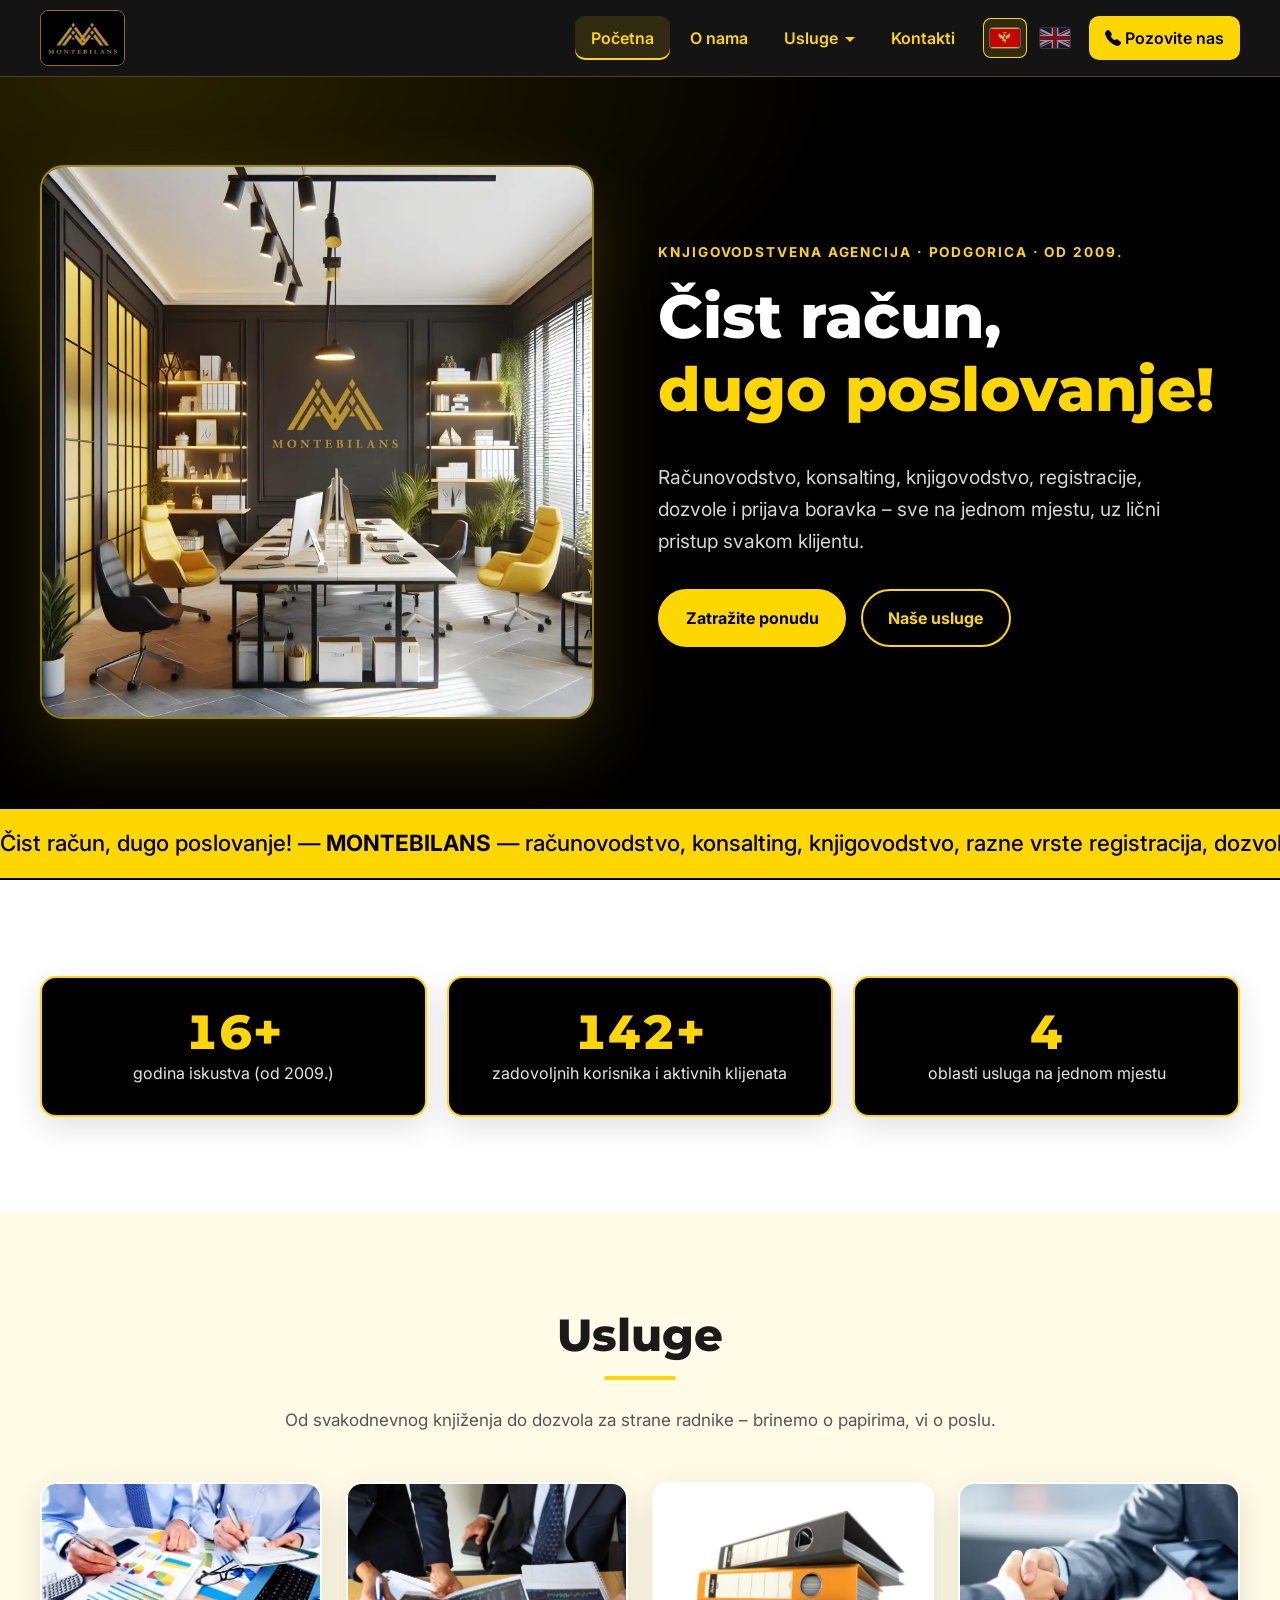
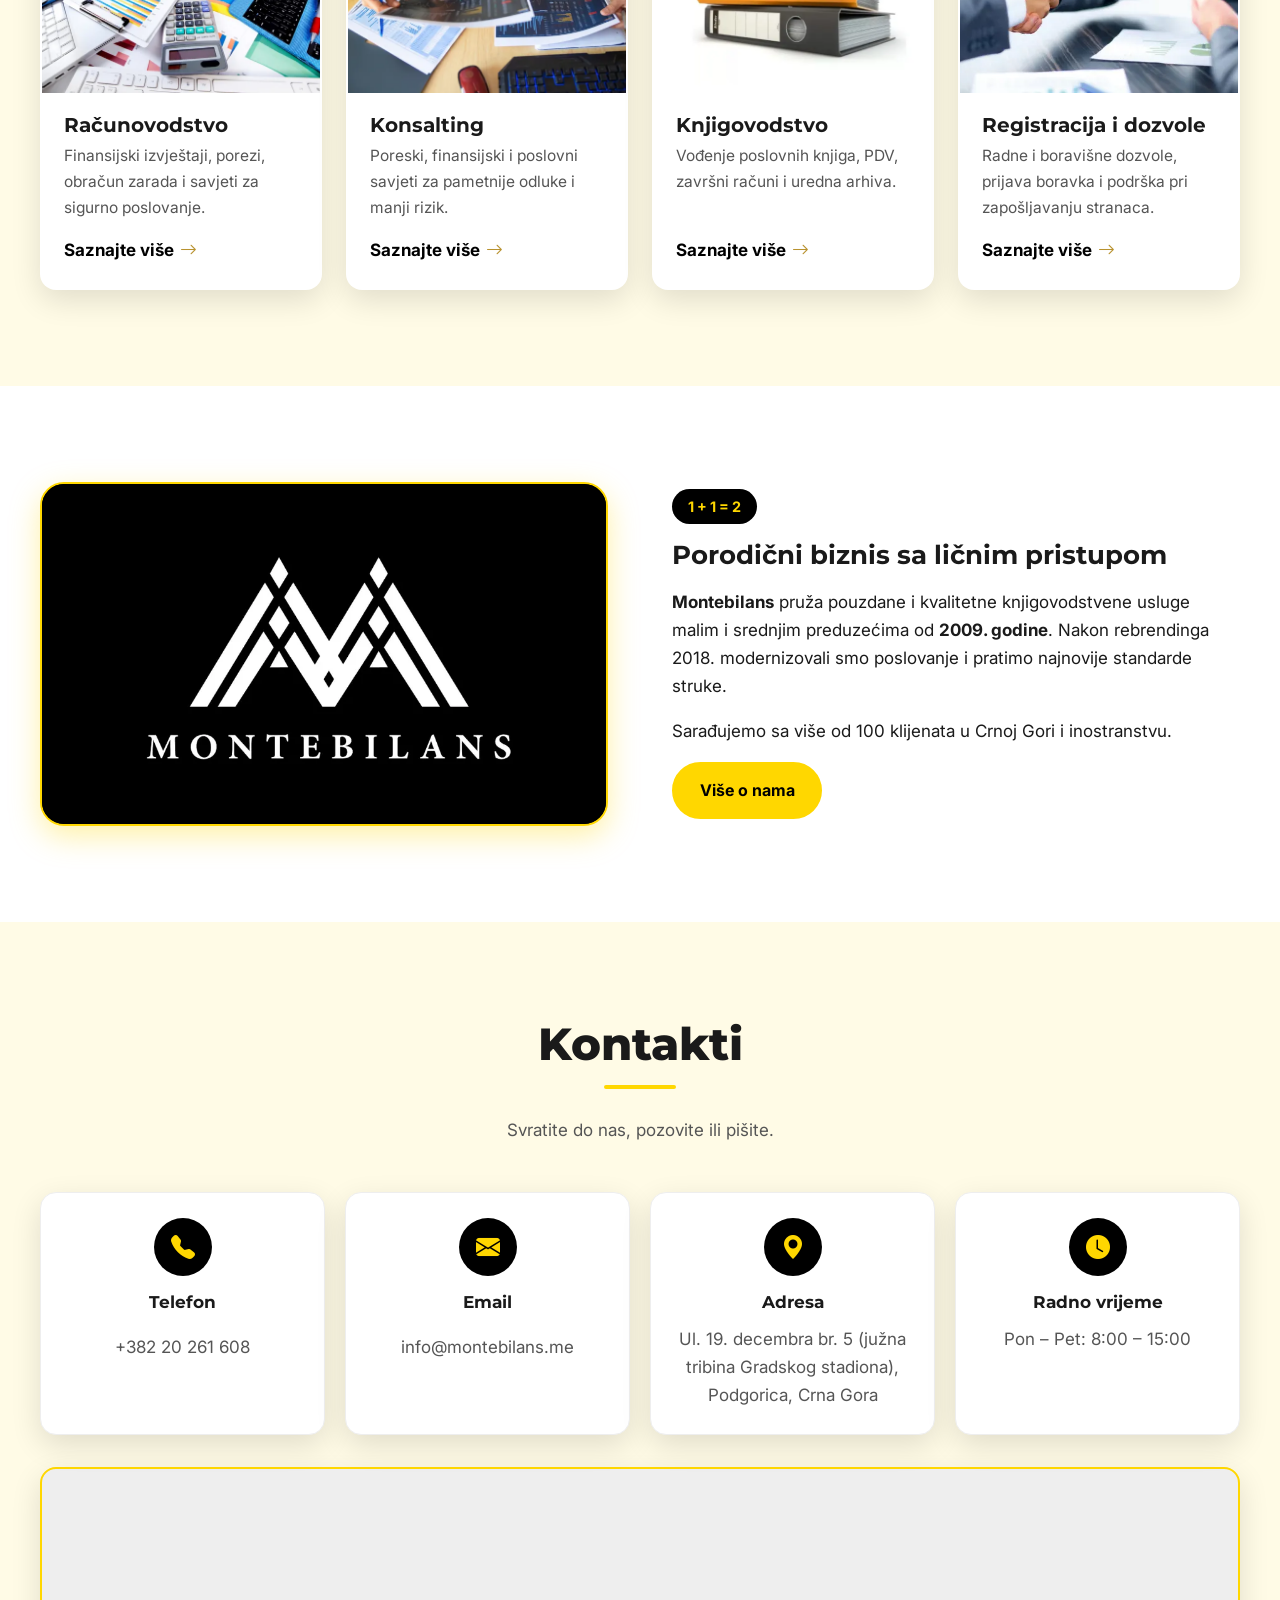
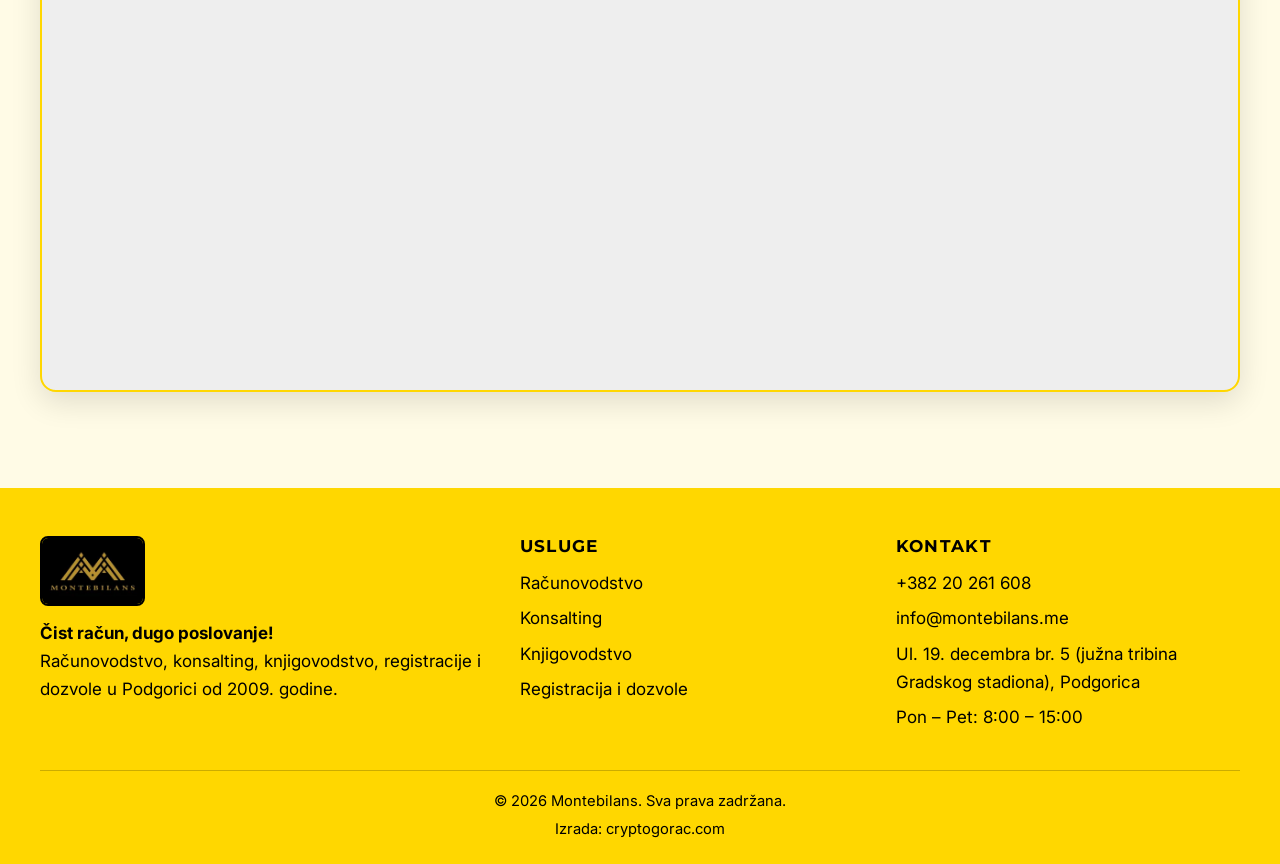
<file: index.html>
<!DOCTYPE html>
<html lang="sr-Latn-ME" class="no-js">
<head>
    <meta charset="UTF-8">
    <meta name="viewport" content="width=device-width, initial-scale=1">
    <title>Montebilans – računovodstvo i knjigovodstvo u Podgorici</title>
    <meta name="description" content="Montebilans je knjigovodstvena agencija iz Podgorice od 2009. godine: računovodstvo, konsalting, knjigovodstvo, registracije, radne i boravišne dozvole.">
    <meta name="theme-color" content="#000000">
    <meta name="author" content="cryptogorac.com">
    <link rel="canonical" href="https://www.montebilans.me/">
    <link rel="alternate" hreflang="sr-ME" href="https://www.montebilans.me/">
    <link rel="alternate" hreflang="en" href="https://www.montebilans.me/en/">
    <link rel="alternate" hreflang="x-default" href="https://www.montebilans.me/">
    <meta property="og:type" content="website">
    <meta property="og:site_name" content="Montebilans">
    <meta property="og:title" content="Montebilans – računovodstvo i knjigovodstvo u Podgorici">
    <meta property="og:description" content="Montebilans je knjigovodstvena agencija iz Podgorice od 2009. godine: računovodstvo, konsalting, knjigovodstvo, registracije, radne i boravišne dozvole.">
    <meta property="og:image" content="https://www.montebilans.me/naslovna-slika.jpg">
    <meta property="og:locale" content="sr_ME">
    <link rel="icon" type="image/png" href="montebilans-zlatni.png">
    <link rel="apple-touch-icon" href="montebilans-zlatni.png">
    <link rel="preconnect" href="https://fonts.googleapis.com">
    <link rel="preconnect" href="https://fonts.gstatic.com" crossorigin>
    <link rel="preload" as="style" href="https://fonts.googleapis.com/css2?family=Inter:wght@400;500;600;700&family=Montserrat:wght@700;800&display=swap">
    <link rel="stylesheet" href="https://fonts.googleapis.com/css2?family=Inter:wght@400;500;600;700&family=Montserrat:wght@700;800&display=swap" media="print" onload="this.media='all'">
    <link rel="stylesheet" href="https://cdn.jsdelivr.net/npm/bootstrap-icons@1.11.3/font/bootstrap-icons.min.css" media="print" onload="this.media='all'">
    <noscript>
        <link rel="stylesheet" href="https://fonts.googleapis.com/css2?family=Inter:wght@400;500;600;700&family=Montserrat:wght@700;800&display=swap">
        <link rel="stylesheet" href="https://cdn.jsdelivr.net/npm/bootstrap-icons@1.11.3/font/bootstrap-icons.min.css">
    </noscript>
    <link rel="stylesheet" href="css/style.css">
    <link rel="preload" as="image" href="img/naslovna-800.webp" imagesrcset="img/naslovna-800.webp 800w, img/naslovna-1400.webp 1400w" imagesizes="(max-width: 860px) 100vw, 50vw" fetchpriority="high">
    <script type="application/ld+json">
    {
      "@context": "https://schema.org",
      "@type": "AccountingService",
      "name": "Montebilans",
      "url": "https://www.montebilans.me/",
      "logo": "https://www.montebilans.me/montebilans-zlatni.png",
      "image": "https://www.montebilans.me/naslovna-slika.jpg",
      "telephone": "+38220261608",
      "email": "info@montebilans.me",
      "foundingDate": "2009",
      "address": {
        "@type": "PostalAddress",
        "streetAddress": "Ul. 19. decembra br. 5",
        "addressLocality": "Podgorica",
        "addressCountry": "ME"
      },
      "openingHours": "Mo-Fr 08:00-15:00"
    }
    </script>
    <script type="application/ld+json">
    {
      "@context": "https://schema.org",
      "@type": "WebSite",
      "name": "Montebilans",
      "url": "https://www.montebilans.me/",
      "inLanguage": ["sr-ME", "en"],
      "creator": {
        "@type": "Organization",
        "name": "cryptogorac.com",
        "url": "https://cryptogorac.com"
      }
    }
    </script>
</head>
<body>
    <a class="skip-link" href="#sadrzaj">Preskoči na sadržaj</a>
    <header class="site-header">
        <nav class="nav container" aria-label="Glavni meni">
            <a class="nav-logo" href="index.html" aria-label="Montebilans – početna">
                <img src="img/logo-220.webp" alt="Montebilans" width="86" height="56">
            </a>
            <button class="nav-toggle" type="button" aria-expanded="false" aria-controls="glavni-meni" aria-label="Otvori meni">
                <span></span>
            </button>
            <ul class="nav-menu" id="glavni-meni">
                <li><a href="index.html" aria-current="page">Početna</a></li>
                <li><a href="o%20nama.html">O nama</a></li>
                <li class="dropdown">
                    <button class="dropdown-toggle" type="button" aria-expanded="false" aria-controls="meni-usluge">Usluge</button>
                    <ul class="dropdown-menu" id="meni-usluge">
                        <li><a href="racunovodstvo.html">Računovodstvo</a></li>
                        <li><a href="konsalting.html">Konsalting</a></li>
                        <li><a href="knjigovodstvo.html">Knjigovodstvo</a></li>
                        <li><a href="registracija_dozvole.html">Registracija i dozvole</a></li>
                    </ul>
                </li>
                <li><a href="kontakti.html">Kontakti</a></li>
                <li class="jezik" role="group" aria-label="Jezik">
                    <a href="index.html" hreflang="sr-ME" lang="sr-Latn-ME" title="Crnogorski" aria-current="true"><img src="img/zastava-me.svg" alt="Crnogorski" width="30" height="20"></a>
                    <a href="en/index.html" hreflang="en" lang="en" title="English"><img src="img/zastava-gb.svg" alt="English" width="30" height="20"></a>
                </li>
                <li><a class="nav-cta" href="tel:+38220261608"><i class="bi bi-telephone-fill" aria-hidden="true"></i> Pozovite nas</a></li>
            </ul>
        </nav>
    </header>

    <main id="sadrzaj">
        <section class="hero">
            <div class="container hero-grid">
                <div>
                    <span class="hero-eyebrow">Knjigovodstvena agencija · Podgorica · od 2009.</span>
                    <h1>Čist račun,<br><span>dugo poslovanje!</span></h1>
                    <p>Računovodstvo, konsalting, knjigovodstvo, registracije, dozvole i prijava boravka – sve na jednom mjestu, uz lični pristup svakom klijentu.</p>
                    <div class="hero-akcije">
                        <a class="btn btn-zlatno" href="kontakti.html">Zatražite ponudu</a>
                        <a class="btn btn-obrub" href="#usluge">Naše usluge</a>
                    </div>
                </div>
                <div class="hero-slika">
                    <img src="img/naslovna-800.webp" srcset="img/naslovna-800.webp 800w, img/naslovna-1400.webp 1400w" sizes="(max-width: 860px) 100vw, 50vw" alt="Kancelarija Montebilans u crnoj i zlatnoj boji" width="1400" height="1400" fetchpriority="high">
                </div>
            </div>
        </section>

        <div class="traka" aria-label="Montebilans">
            <div class="traka-sadrzaj">
                <span>Čist račun, dugo poslovanje! — <b>MONTEBILANS</b> — računovodstvo, konsalting, knjigovodstvo, razne vrste registracija, dozvola i prijava boravka!</span>
                <span aria-hidden="true">Čist račun, dugo poslovanje! — <b>MONTEBILANS</b> — računovodstvo, konsalting, knjigovodstvo, razne vrste registracija, dozvola i prijava boravka!</span>
            </div>
        </div>

        <section class="sekcija">
            <div class="container">
                <div class="brojaci pojava">
                    <div class="brojac"><strong data-od="2009" data-do="godine" data-sufiks="+">0</strong><span>godina iskustva (od 2009.)</span></div>
                    <div class="brojac"><strong data-do="150" data-sufiks="+">0</strong><span>zadovoljnih korisnika i aktivnih klijenata</span></div>
                    <div class="brojac"><strong data-do="4">0</strong><span>oblasti usluga na jednom mjestu</span></div>
                </div>
            </div>
        </section>

        <section class="sekcija sekcija-svijetla" id="usluge">
            <div class="container">
                <div class="naslov-sekcije pojava">
                    <h2>Usluge</h2>
                    <p>Od svakodnevnog knjiženja do dozvola za strane radnike – brinemo o papirima, vi o poslu.</p>
                </div>
                <div class="usluge-grid">
                    <a class="kartica pojava" href="racunovodstvo.html">
                        <div class="kartica-slika"><img src="img/racunovodstvo-640.webp" alt="Računovodstvo" width="600" height="450" loading="lazy"></div>
                        <div class="kartica-tijelo">
                            <h3>Računovodstvo</h3>
                            <p>Finansijski izvještaji, porezi, obračun zarada i savjeti za sigurno poslovanje.</p>
                            <span class="kartica-link">Saznajte više <i class="bi bi-arrow-right" aria-hidden="true"></i></span>
                        </div>
                    </a>
                    <a class="kartica pojava" href="konsalting.html">
                        <div class="kartica-slika"><img src="img/konsalting-640.webp" alt="Konsalting" width="600" height="450" loading="lazy"></div>
                        <div class="kartica-tijelo">
                            <h3>Konsalting</h3>
                            <p>Poreski, finansijski i poslovni savjeti za pametnije odluke i manji rizik.</p>
                            <span class="kartica-link">Saznajte više <i class="bi bi-arrow-right" aria-hidden="true"></i></span>
                        </div>
                    </a>
                    <a class="kartica pojava" href="knjigovodstvo.html">
                        <div class="kartica-slika"><img src="img/knjigovodstvo-640.webp" alt="Knjigovodstvo" width="600" height="450" loading="lazy"></div>
                        <div class="kartica-tijelo">
                            <h3>Knjigovodstvo</h3>
                            <p>Vođenje poslovnih knjiga, PDV, završni računi i uredna arhiva.</p>
                            <span class="kartica-link">Saznajte više <i class="bi bi-arrow-right" aria-hidden="true"></i></span>
                        </div>
                    </a>
                    <a class="kartica pojava" href="registracija_dozvole.html">
                        <div class="kartica-slika"><img src="img/registracija-640.webp" alt="Registracija i dozvole" width="600" height="450" loading="lazy"></div>
                        <div class="kartica-tijelo">
                            <h3>Registracija i dozvole</h3>
                            <p>Radne i boravišne dozvole, prijava boravka i podrška pri zapošljavanju stranaca.</p>
                            <span class="kartica-link">Saznajte više <i class="bi bi-arrow-right" aria-hidden="true"></i></span>
                        </div>
                    </a>
                </div>
            </div>
        </section>

        <section class="sekcija">
            <div class="container dvije-kolone">
                <div class="okvir-slike pojava">
                    <img src="img/bijeli-logo-900.webp" alt="Montebilans logo" width="900" height="542" loading="lazy">
                </div>
                <div class="pojava">
                    <span class="oznaka-zlatna">1 + 1 = 2</span>
                    <h2>Porodični biznis sa ličnim pristupom</h2>
                    <p><b>Montebilans</b> pruža pouzdane i kvalitetne knjigovodstvene usluge malim i srednjim preduzećima od <b>2009. godine</b>. Nakon rebrendinga 2018. modernizovali smo poslovanje i pratimo najnovije standarde struke.</p>
                    <p>Sarađujemo sa više od 100 klijenata u Crnoj Gori i inostranstvu.</p>
                    <a class="btn btn-zlatno" href="o%20nama.html">Više o nama</a>
                </div>
            </div>
        </section>

        <section class="sekcija sekcija-svijetla" id="kontakt">
            <div class="container">
                <div class="naslov-sekcije pojava">
                    <h2>Kontakti</h2>
                    <p>Svratite do nas, pozovite ili pišite.</p>
                </div>
                <div class="kontakt-grid pojava">
                <div class="kontakt-stavka">
                    <i class="bi bi-telephone-fill" aria-hidden="true"></i>
                    <strong>Telefon</strong>
                    <a href="tel:+38220261608">+382 20 261 608</a>
                </div>
                <div class="kontakt-stavka">
                    <i class="bi bi-envelope-fill" aria-hidden="true"></i>
                    <strong>Email</strong>
                    <a href="mailto:info@montebilans.me">info@montebilans.me</a>
                </div>
                <div class="kontakt-stavka">
                    <i class="bi bi-geo-alt-fill" aria-hidden="true"></i>
                    <strong>Adresa</strong>
                    <span>Ul. 19. decembra br. 5 (južna tribina Gradskog stadiona), Podgorica, Crna Gora</span>
                </div>
                <div class="kontakt-stavka">
                    <i class="bi bi-clock-fill" aria-hidden="true"></i>
                    <strong>Radno vrijeme</strong>
                    <span>Pon – Pet: 8:00 – 15:00</span>
                </div>
                </div>
            <div class="mapa">
                <iframe src="https://www.google.com/maps/embed?pb=!1m18!1m12!1m3!1d2944.2313670984!2d19.264909599999996!3d42.44409309999999!2m3!1f0!2f0!3f0!3m2!1i1024!2i768!4f13.1!3m3!1m2!1s0x134deb001fb27109%3A0xc2c01f4d027f5203!2sMontebilans!5e0!3m2!1sen!2s!4v1741616564829!5m2!1sen!2s" title="Montebilans na Google mapi" allowfullscreen loading="lazy" referrerpolicy="no-referrer-when-downgrade"></iframe>
            </div>
            </div>
        </section>
    </main>

    <footer class="site-footer">
        <div class="container footer-grid">
            <div>
                <a class="footer-logo" href="index.html" aria-label="Montebilans – početna">
                    <img src="img/logo-220.webp" alt="Montebilans" width="108" height="70" loading="lazy">
                </a>
                <p><strong>Čist račun, dugo poslovanje!</strong><br>Računovodstvo, konsalting, knjigovodstvo, registracije i dozvole u Podgorici od 2009. godine.</p>
            </div>
            <div>
                <h2>Usluge</h2>
                <ul>
                    <li><a href="racunovodstvo.html">Računovodstvo</a></li>
                    <li><a href="konsalting.html">Konsalting</a></li>
                    <li><a href="knjigovodstvo.html">Knjigovodstvo</a></li>
                    <li><a href="registracija_dozvole.html">Registracija i dozvole</a></li>
                </ul>
            </div>
            <div>
                <h2>Kontakt</h2>
                <ul>
                    <li><a href="tel:+38220261608">+382 20 261 608</a></li>
                    <li><a href="mailto:info@montebilans.me">info@montebilans.me</a></li>
                    <li>Ul. 19. decembra br. 5 (južna tribina Gradskog stadiona), Podgorica</li>
                    <li>Pon – Pet: 8:00 – 15:00</li>
                </ul>
            </div>
        </div>
        <div class="container footer-dno">
            <span>© <span data-godina>2026</span> Montebilans. Sva prava zadržana.</span>
            <span>Izrada: <a href="https://cryptogorac.com" target="_blank" rel="noopener">cryptogorac.com</a></span>
        </div>
    </footer>

    <button class="na-vrh" type="button" aria-label="Nazad na vrh"><i class="bi bi-arrow-up" aria-hidden="true"></i></button>
    <script src="js/main.js" defer></script>
</body>
</html>
</file>
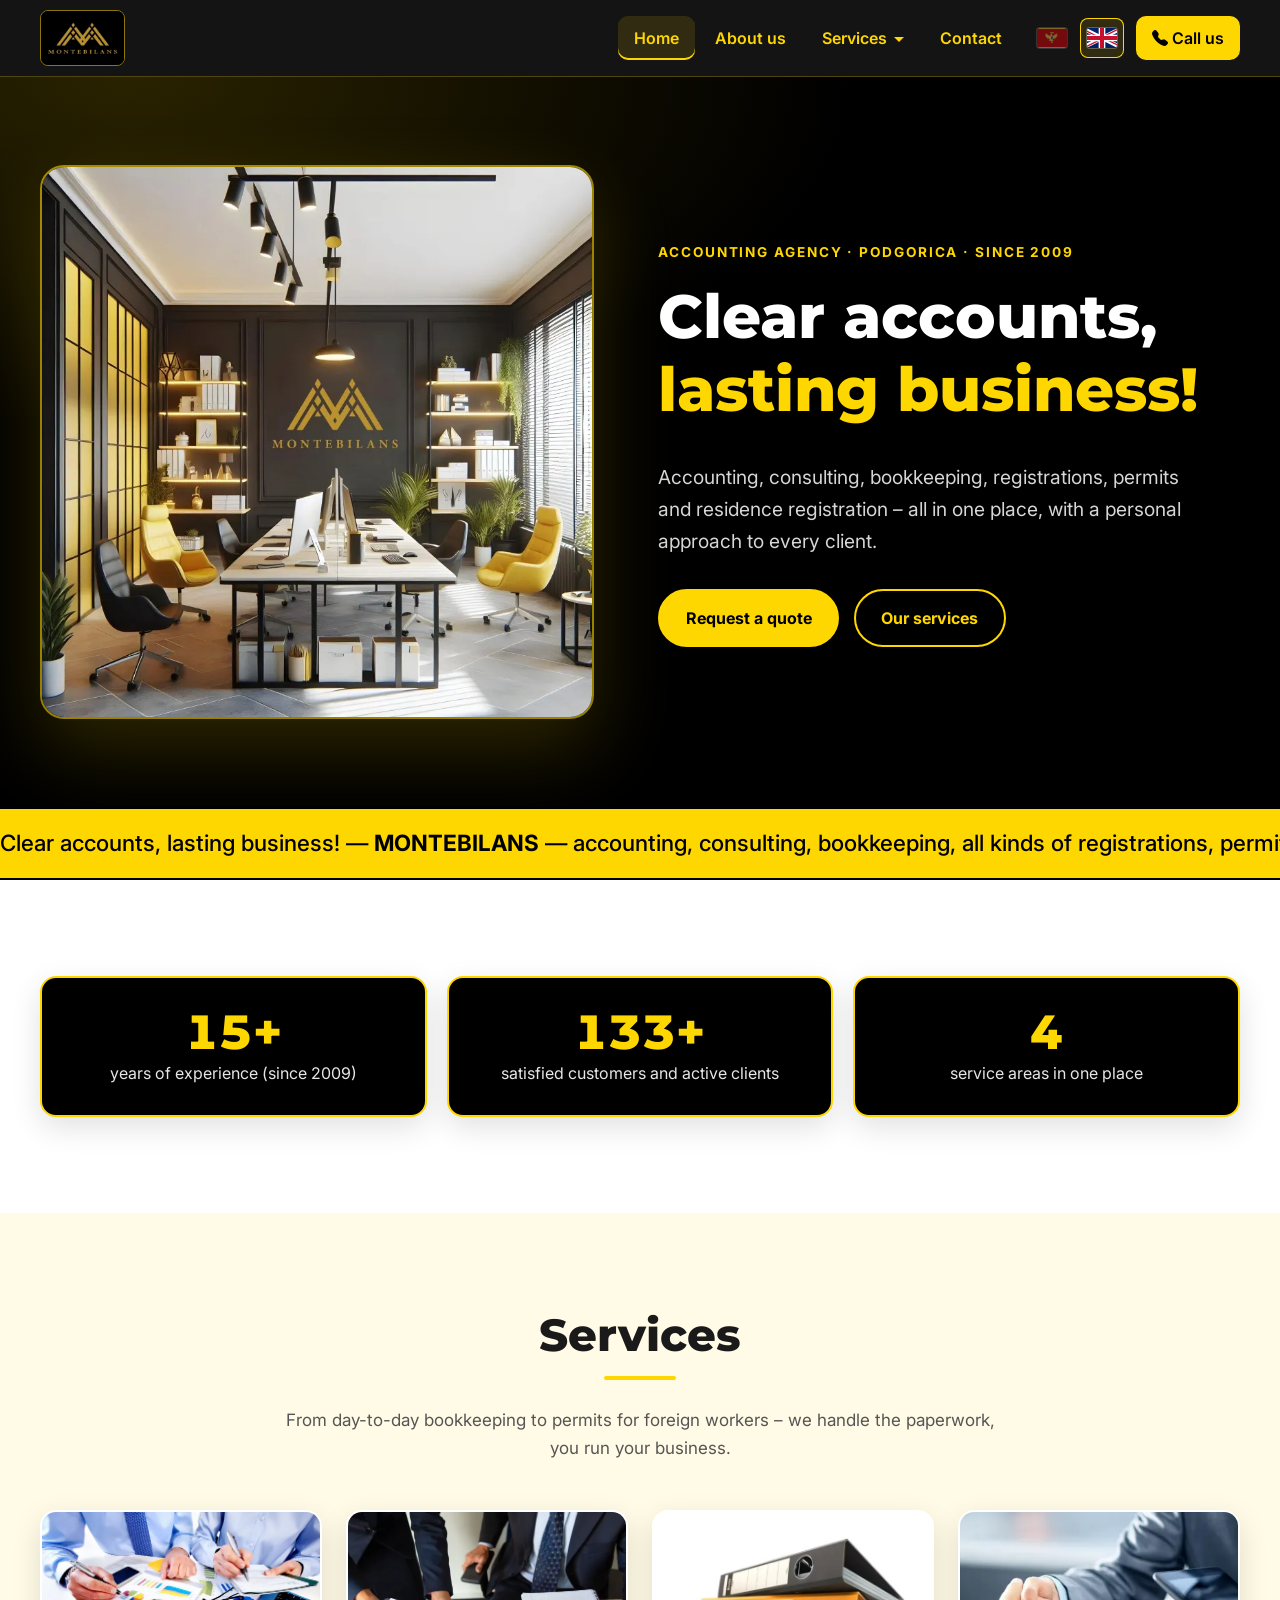
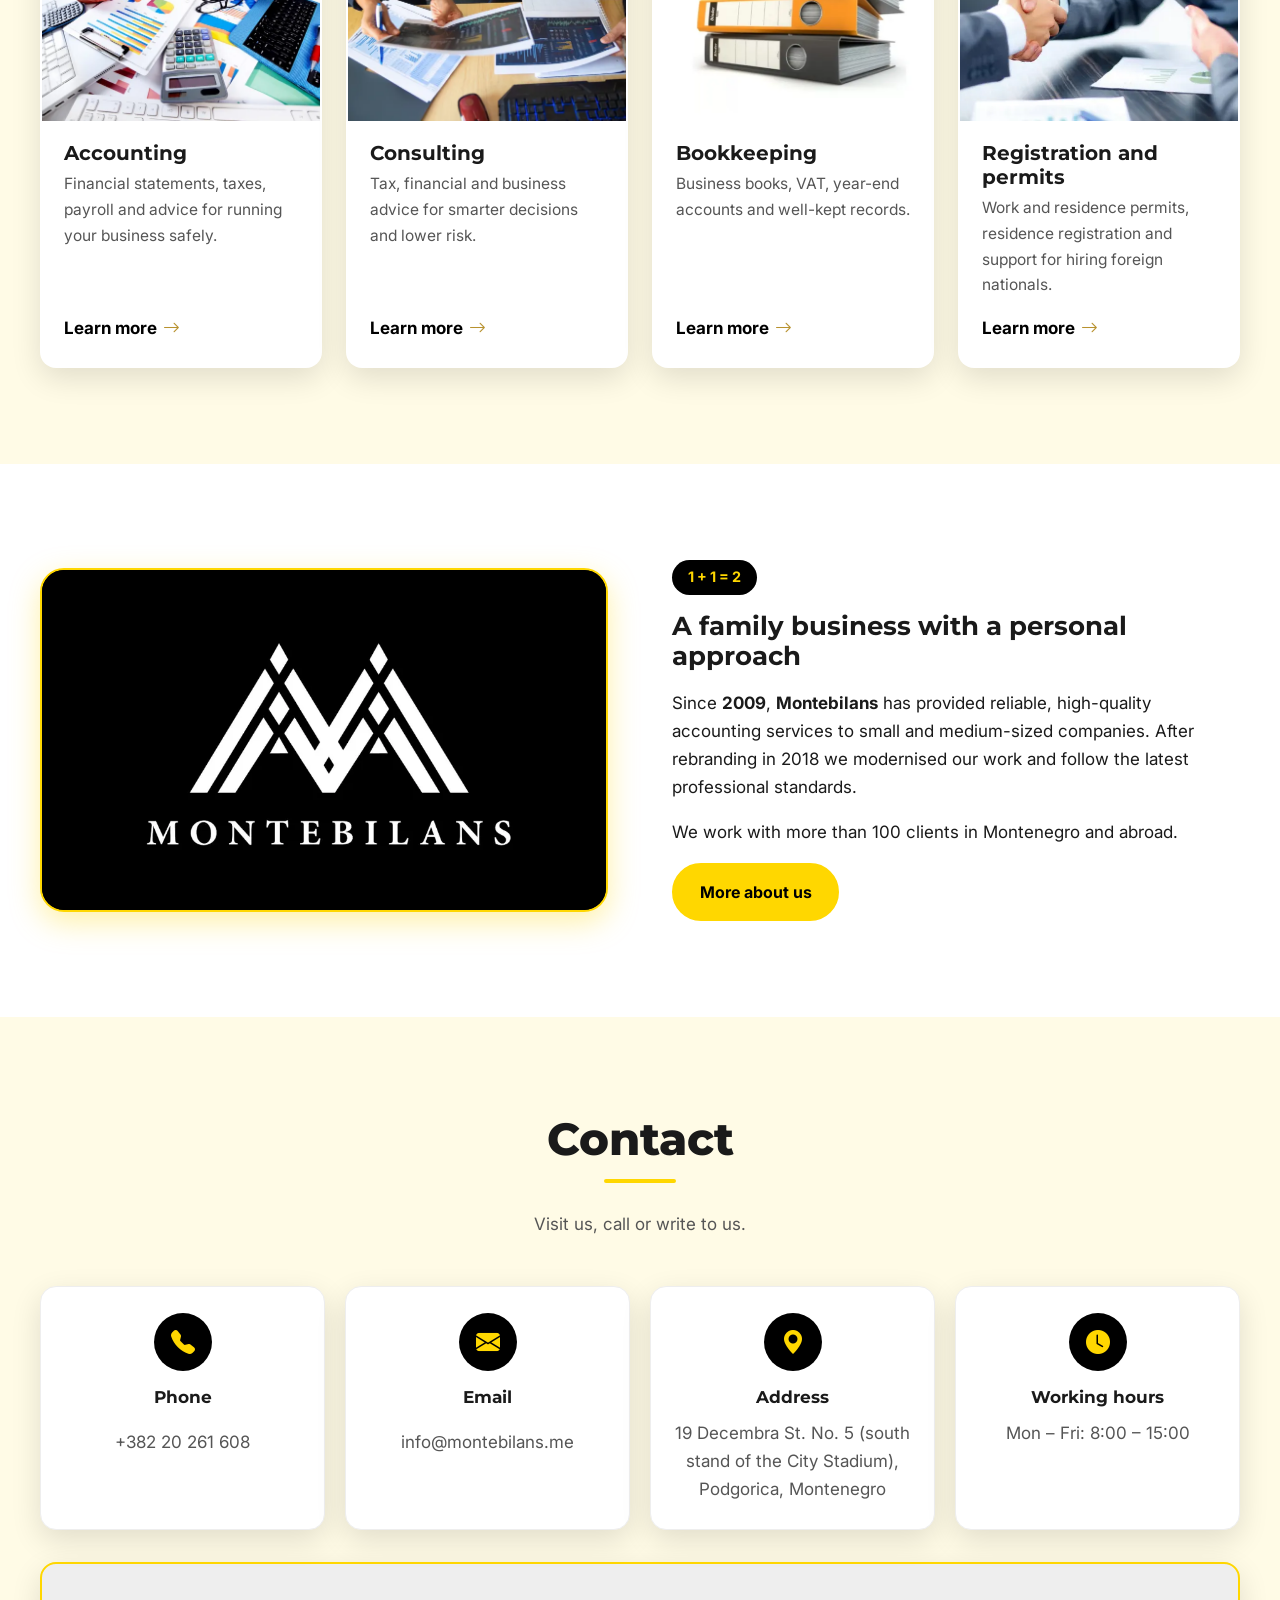
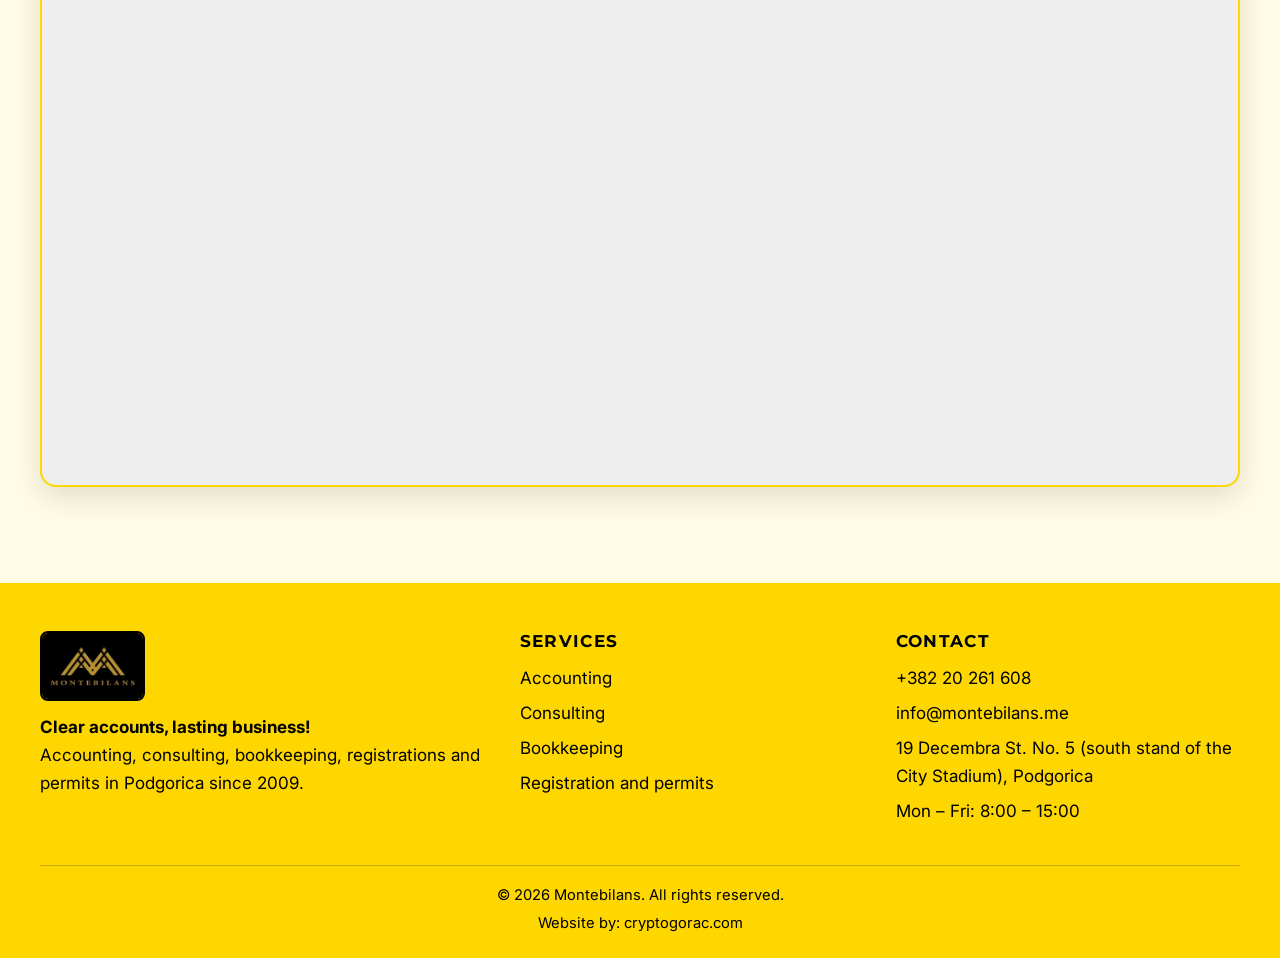
<file: en/index.html>
<!DOCTYPE html>
<html lang="en" class="no-js">
<head>
    <meta charset="UTF-8">
    <meta name="viewport" content="width=device-width, initial-scale=1">
    <title>Montebilans – accounting and bookkeeping in Podgorica</title>
    <meta name="description" content="Montebilans is an accounting agency in Podgorica, Montenegro, since 2009: accounting, consulting, bookkeeping, company registration, work and residence permits.">
    <meta name="theme-color" content="#000000">
    <meta name="author" content="cryptogorac.com">
    <link rel="canonical" href="https://www.montebilans.me/en/">
    <link rel="alternate" hreflang="sr-ME" href="https://www.montebilans.me/">
    <link rel="alternate" hreflang="en" href="https://www.montebilans.me/en/">
    <link rel="alternate" hreflang="x-default" href="https://www.montebilans.me/">
    <meta property="og:type" content="website">
    <meta property="og:site_name" content="Montebilans">
    <meta property="og:title" content="Montebilans – accounting and bookkeeping in Podgorica">
    <meta property="og:description" content="Montebilans is an accounting agency in Podgorica, Montenegro, since 2009: accounting, consulting, bookkeeping, company registration, work and residence permits.">
    <meta property="og:image" content="https://www.montebilans.me/naslovna-slika.jpg">
    <meta property="og:locale" content="en_GB">
    <link rel="icon" type="image/png" href="../montebilans-zlatni.png">
    <link rel="apple-touch-icon" href="../montebilans-zlatni.png">
    <link rel="preconnect" href="https://fonts.googleapis.com">
    <link rel="preconnect" href="https://fonts.gstatic.com" crossorigin>
    <link rel="preload" as="style" href="https://fonts.googleapis.com/css2?family=Inter:wght@400;500;600;700&family=Montserrat:wght@700;800&display=swap">
    <link rel="stylesheet" href="https://fonts.googleapis.com/css2?family=Inter:wght@400;500;600;700&family=Montserrat:wght@700;800&display=swap" media="print" onload="this.media='all'">
    <link rel="stylesheet" href="https://cdn.jsdelivr.net/npm/bootstrap-icons@1.11.3/font/bootstrap-icons.min.css" media="print" onload="this.media='all'">
    <noscript>
        <link rel="stylesheet" href="https://fonts.googleapis.com/css2?family=Inter:wght@400;500;600;700&family=Montserrat:wght@700;800&display=swap">
        <link rel="stylesheet" href="https://cdn.jsdelivr.net/npm/bootstrap-icons@1.11.3/font/bootstrap-icons.min.css">
    </noscript>
    <link rel="stylesheet" href="../css/style.css">
    <link rel="preload" as="image" href="../img/naslovna-800.webp" imagesrcset="../img/naslovna-800.webp 800w, ../img/naslovna-1400.webp 1400w" imagesizes="(max-width: 860px) 100vw, 50vw" fetchpriority="high">
    <script type="application/ld+json">
    {
      "@context": "https://schema.org",
      "@type": "AccountingService",
      "name": "Montebilans",
      "url": "https://www.montebilans.me/",
      "logo": "https://www.montebilans.me/montebilans-zlatni.png",
      "image": "https://www.montebilans.me/naslovna-slika.jpg",
      "telephone": "+38220261608",
      "email": "info@montebilans.me",
      "foundingDate": "2009",
      "address": {
        "@type": "PostalAddress",
        "streetAddress": "Ul. 19. decembra br. 5",
        "addressLocality": "Podgorica",
        "addressCountry": "ME"
      },
      "openingHours": "Mo-Fr 08:00-15:00"
    }
    </script>
    <script type="application/ld+json">
    {
      "@context": "https://schema.org",
      "@type": "WebSite",
      "name": "Montebilans",
      "url": "https://www.montebilans.me/",
      "inLanguage": ["sr-ME", "en"],
      "creator": {
        "@type": "Organization",
        "name": "cryptogorac.com",
        "url": "https://cryptogorac.com"
      }
    }
    </script>
</head>
<body>
    <a class="skip-link" href="#sadrzaj">Skip to content</a>
    <header class="site-header">
        <nav class="nav container" aria-label="Main menu">
            <a class="nav-logo" href="index.html" aria-label="Montebilans – home">
                <img src="../img/logo-220.webp" alt="Montebilans" width="86" height="56">
            </a>
            <button class="nav-toggle" type="button" aria-expanded="false" aria-controls="glavni-meni" aria-label="Open menu">
                <span></span>
            </button>
            <ul class="nav-menu" id="glavni-meni">
                <li><a href="index.html" aria-current="page">Home</a></li>
                <li><a href="about.html">About us</a></li>
                <li class="dropdown">
                    <button class="dropdown-toggle" type="button" aria-expanded="false" aria-controls="meni-usluge">Services</button>
                    <ul class="dropdown-menu" id="meni-usluge">
                        <li><a href="accounting.html">Accounting</a></li>
                        <li><a href="consulting.html">Consulting</a></li>
                        <li><a href="bookkeeping.html">Bookkeeping</a></li>
                        <li><a href="permits.html">Registration and permits</a></li>
                    </ul>
                </li>
                <li><a href="contact.html">Contact</a></li>
                <li class="jezik" role="group" aria-label="Language">
                    <a href="../index.html" hreflang="sr-ME" lang="sr-Latn-ME" title="Crnogorski"><img src="../img/zastava-me.svg" alt="Crnogorski" width="30" height="20"></a>
                    <a href="index.html" hreflang="en" lang="en" title="English" aria-current="true"><img src="../img/zastava-gb.svg" alt="English" width="30" height="20"></a>
                </li>
                <li><a class="nav-cta" href="tel:+38220261608"><i class="bi bi-telephone-fill" aria-hidden="true"></i> Call us</a></li>
            </ul>
        </nav>
    </header>

    <main id="sadrzaj">
        <section class="hero">
            <div class="container hero-grid">
                <div>
                    <span class="hero-eyebrow">Accounting agency · Podgorica · since 2009</span>
                    <h1>Clear accounts,<br><span>lasting business!</span></h1>
                    <p>Accounting, consulting, bookkeeping, registrations, permits and residence registration – all in one place, with a personal approach to every client.</p>
                    <div class="hero-akcije">
                        <a class="btn btn-zlatno" href="contact.html">Request a quote</a>
                        <a class="btn btn-obrub" href="#usluge">Our services</a>
                    </div>
                </div>
                <div class="hero-slika">
                    <img src="../img/naslovna-800.webp" srcset="../img/naslovna-800.webp 800w, ../img/naslovna-1400.webp 1400w" sizes="(max-width: 860px) 100vw, 50vw" alt="Montebilans office in black and gold" width="1400" height="1400" fetchpriority="high">
                </div>
            </div>
        </section>

        <div class="traka" aria-label="Montebilans">
            <div class="traka-sadrzaj">
                <span>Clear accounts, lasting business! — <b>MONTEBILANS</b> — accounting, consulting, bookkeeping, all kinds of registrations, permits and residence registration!</span>
                <span aria-hidden="true">Clear accounts, lasting business! — <b>MONTEBILANS</b> — accounting, consulting, bookkeeping, all kinds of registrations, permits and residence registration!</span>
            </div>
        </div>

        <section class="sekcija">
            <div class="container">
                <div class="brojaci pojava">
                    <div class="brojac"><strong data-od="2009" data-do="godine" data-sufiks="+">0</strong><span>years of experience (since 2009)</span></div>
                    <div class="brojac"><strong data-do="150" data-sufiks="+">0</strong><span>satisfied customers and active clients</span></div>
                    <div class="brojac"><strong data-do="4">0</strong><span>service areas in one place</span></div>
                </div>
            </div>
        </section>

        <section class="sekcija sekcija-svijetla" id="usluge">
            <div class="container">
                <div class="naslov-sekcije pojava">
                    <h2>Services</h2>
                    <p>From day-to-day bookkeeping to permits for foreign workers – we handle the paperwork, you run your business.</p>
                </div>
                <div class="usluge-grid">
                    <a class="kartica pojava" href="accounting.html">
                        <div class="kartica-slika"><img src="../img/racunovodstvo-640.webp" alt="Accounting" width="600" height="450" loading="lazy"></div>
                        <div class="kartica-tijelo">
                            <h3>Accounting</h3>
                            <p>Financial statements, taxes, payroll and advice for running your business safely.</p>
                            <span class="kartica-link">Learn more <i class="bi bi-arrow-right" aria-hidden="true"></i></span>
                        </div>
                    </a>
                    <a class="kartica pojava" href="consulting.html">
                        <div class="kartica-slika"><img src="../img/konsalting-640.webp" alt="Consulting" width="600" height="450" loading="lazy"></div>
                        <div class="kartica-tijelo">
                            <h3>Consulting</h3>
                            <p>Tax, financial and business advice for smarter decisions and lower risk.</p>
                            <span class="kartica-link">Learn more <i class="bi bi-arrow-right" aria-hidden="true"></i></span>
                        </div>
                    </a>
                    <a class="kartica pojava" href="bookkeeping.html">
                        <div class="kartica-slika"><img src="../img/knjigovodstvo-640.webp" alt="Bookkeeping" width="600" height="450" loading="lazy"></div>
                        <div class="kartica-tijelo">
                            <h3>Bookkeeping</h3>
                            <p>Business books, VAT, year-end accounts and well-kept records.</p>
                            <span class="kartica-link">Learn more <i class="bi bi-arrow-right" aria-hidden="true"></i></span>
                        </div>
                    </a>
                    <a class="kartica pojava" href="permits.html">
                        <div class="kartica-slika"><img src="../img/registracija-640.webp" alt="Registration and permits" width="600" height="450" loading="lazy"></div>
                        <div class="kartica-tijelo">
                            <h3>Registration and permits</h3>
                            <p>Work and residence permits, residence registration and support for hiring foreign nationals.</p>
                            <span class="kartica-link">Learn more <i class="bi bi-arrow-right" aria-hidden="true"></i></span>
                        </div>
                    </a>
                </div>
            </div>
        </section>

        <section class="sekcija">
            <div class="container dvije-kolone">
                <div class="okvir-slike pojava">
                    <img src="../img/bijeli-logo-900.webp" alt="Montebilans logo" width="900" height="542" loading="lazy">
                </div>
                <div class="pojava">
                    <span class="oznaka-zlatna">1 + 1 = 2</span>
                    <h2>A family business with a personal approach</h2>
                    <p>Since <b>2009</b>, <b>Montebilans</b> has provided reliable, high-quality accounting services to small and medium-sized companies. After rebranding in 2018 we modernised our work and follow the latest professional standards.</p>
                    <p>We work with more than 100 clients in Montenegro and abroad.</p>
                    <a class="btn btn-zlatno" href="about.html">More about us</a>
                </div>
            </div>
        </section>

        <section class="sekcija sekcija-svijetla" id="kontakt">
            <div class="container">
                <div class="naslov-sekcije pojava">
                    <h2>Contact</h2>
                    <p>Visit us, call or write to us.</p>
                </div>
                <div class="kontakt-grid pojava">
                <div class="kontakt-stavka">
                    <i class="bi bi-telephone-fill" aria-hidden="true"></i>
                    <strong>Phone</strong>
                    <a href="tel:+38220261608">+382 20 261 608</a>
                </div>
                <div class="kontakt-stavka">
                    <i class="bi bi-envelope-fill" aria-hidden="true"></i>
                    <strong>Email</strong>
                    <a href="mailto:info@montebilans.me">info@montebilans.me</a>
                </div>
                <div class="kontakt-stavka">
                    <i class="bi bi-geo-alt-fill" aria-hidden="true"></i>
                    <strong>Address</strong>
                    <span>19 Decembra St. No. 5 (south stand of the City Stadium), Podgorica, Montenegro</span>
                </div>
                <div class="kontakt-stavka">
                    <i class="bi bi-clock-fill" aria-hidden="true"></i>
                    <strong>Working hours</strong>
                    <span>Mon – Fri: 8:00 – 15:00</span>
                </div>
                </div>
            <div class="mapa">
                <iframe src="https://www.google.com/maps/embed?pb=!1m18!1m12!1m3!1d2944.2313670984!2d19.264909599999996!3d42.44409309999999!2m3!1f0!2f0!3f0!3m2!1i1024!2i768!4f13.1!3m3!1m2!1s0x134deb001fb27109%3A0xc2c01f4d027f5203!2sMontebilans!5e0!3m2!1sen!2s!4v1741616564829!5m2!1sen!2s" title="Montebilans on Google Maps" allowfullscreen loading="lazy" referrerpolicy="no-referrer-when-downgrade"></iframe>
            </div>
            </div>
        </section>
    </main>

    <footer class="site-footer">
        <div class="container footer-grid">
            <div>
                <a class="footer-logo" href="index.html" aria-label="Montebilans – home">
                    <img src="../img/logo-220.webp" alt="Montebilans" width="108" height="70" loading="lazy">
                </a>
                <p><strong>Clear accounts, lasting business!</strong><br>Accounting, consulting, bookkeeping, registrations and permits in Podgorica since 2009.</p>
            </div>
            <div>
                <h2>Services</h2>
                <ul>
                    <li><a href="accounting.html">Accounting</a></li>
                    <li><a href="consulting.html">Consulting</a></li>
                    <li><a href="bookkeeping.html">Bookkeeping</a></li>
                    <li><a href="permits.html">Registration and permits</a></li>
                </ul>
            </div>
            <div>
                <h2>Contact</h2>
                <ul>
                    <li><a href="tel:+38220261608">+382 20 261 608</a></li>
                    <li><a href="mailto:info@montebilans.me">info@montebilans.me</a></li>
                    <li>19 Decembra St. No. 5 (south stand of the City Stadium), Podgorica</li>
                    <li>Mon – Fri: 8:00 – 15:00</li>
                </ul>
            </div>
        </div>
        <div class="container footer-dno">
            <span>© <span data-godina>2026</span> Montebilans. All rights reserved.</span>
            <span>Website by: <a href="https://cryptogorac.com" target="_blank" rel="noopener">cryptogorac.com</a></span>
        </div>
    </footer>

    <button class="na-vrh" type="button" aria-label="Back to top"><i class="bi bi-arrow-up" aria-hidden="true"></i></button>
    <script src="../js/main.js" defer></script>
</body>
</html>
</file>
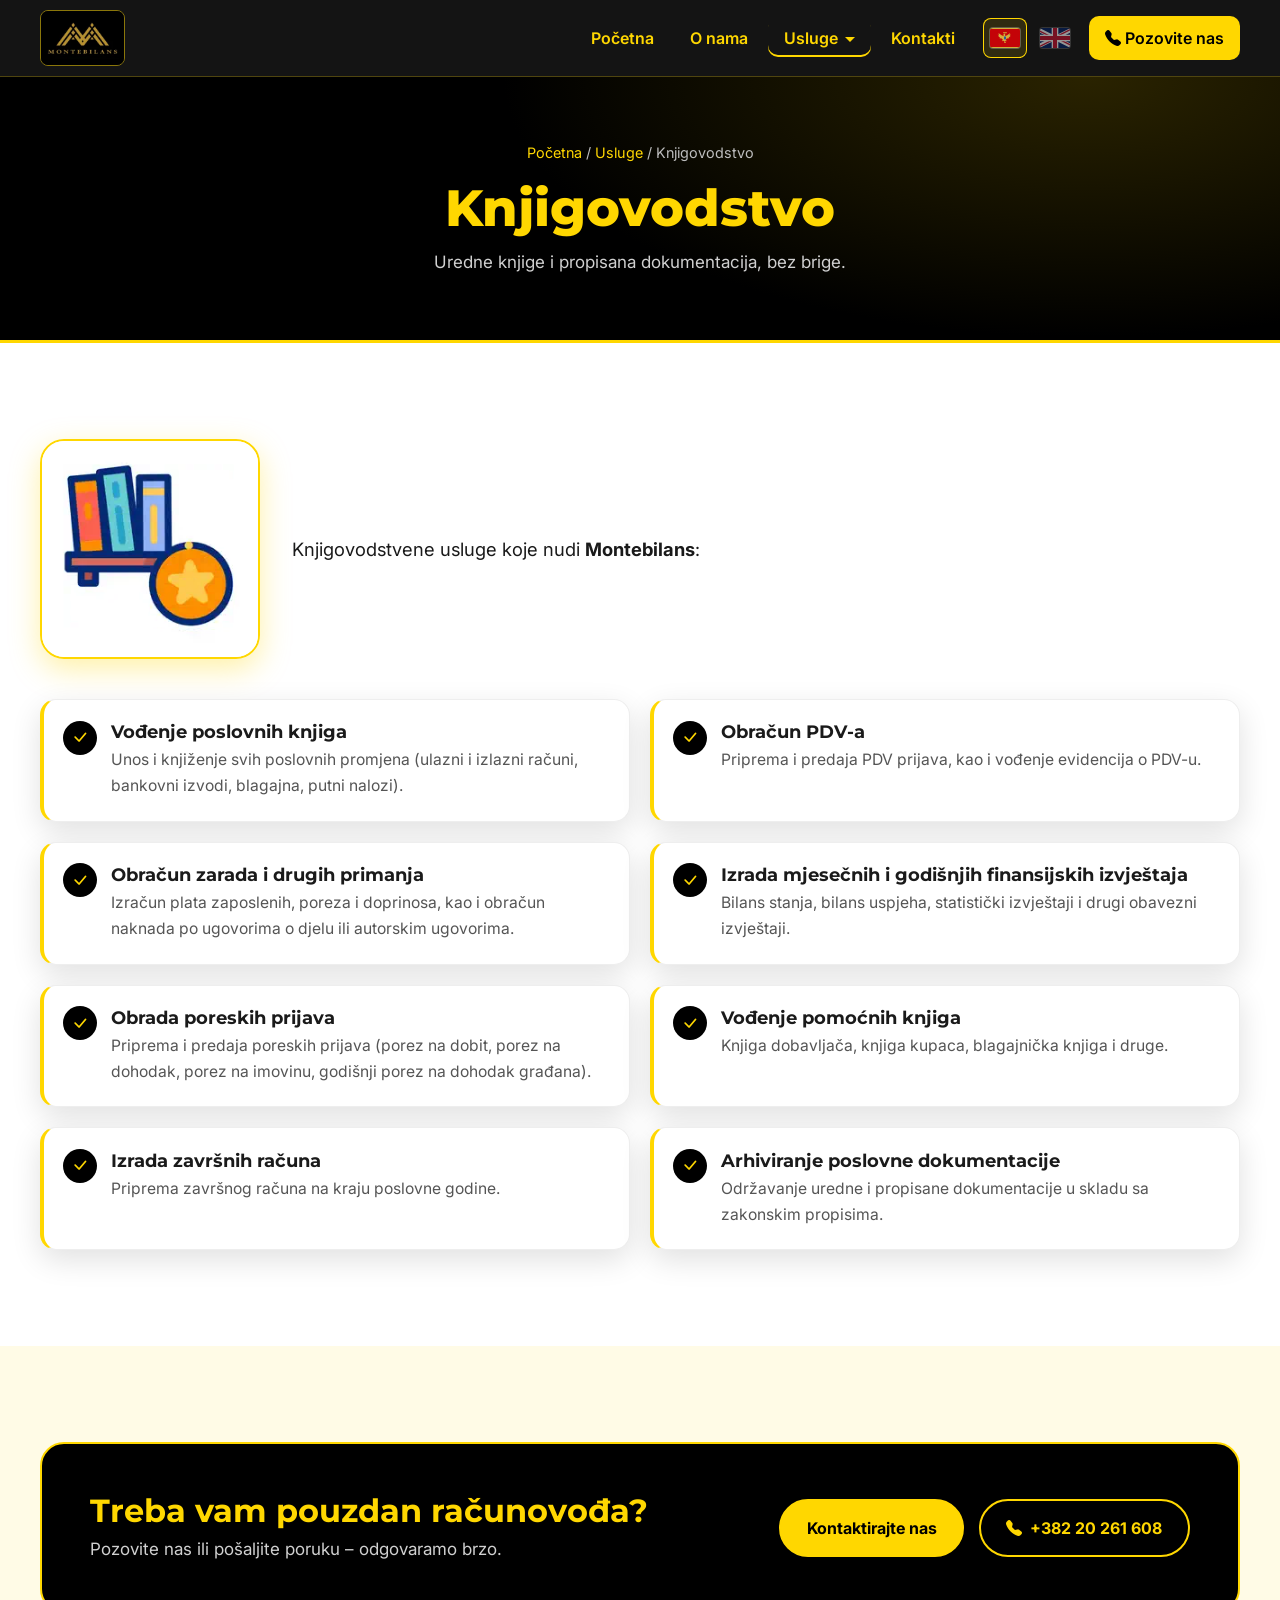
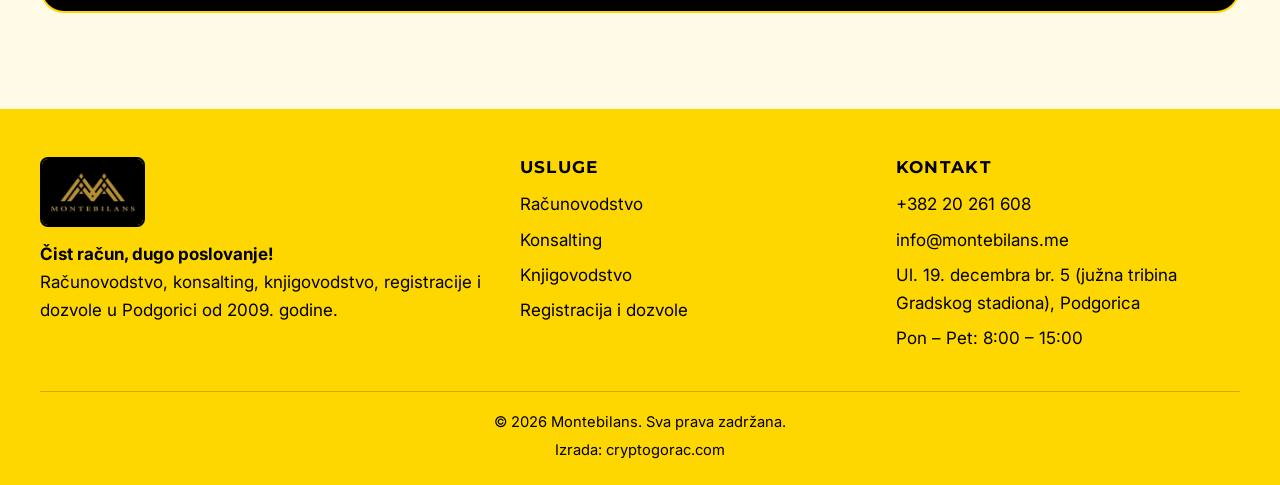
<file: knjigovodstvo.html>
<!DOCTYPE html>
<html lang="sr-Latn-ME" class="no-js">
<head>
    <meta charset="UTF-8">
    <meta name="viewport" content="width=device-width, initial-scale=1">
    <title>Knjigovodstvo – Montebilans</title>
    <meta name="description" content="Knjigovodstvene usluge Montebilans: vođenje poslovnih knjiga, obračun PDV-a i zarada, finansijski izvještaji, poreske prijave i završni računi.">
    <meta name="theme-color" content="#000000">
    <meta name="author" content="cryptogorac.com">
    <link rel="canonical" href="https://www.montebilans.me/knjigovodstvo.html">
    <link rel="alternate" hreflang="sr-ME" href="https://www.montebilans.me/knjigovodstvo.html">
    <link rel="alternate" hreflang="en" href="https://www.montebilans.me/en/bookkeeping.html">
    <link rel="alternate" hreflang="x-default" href="https://www.montebilans.me/knjigovodstvo.html">
    <meta property="og:type" content="website">
    <meta property="og:site_name" content="Montebilans">
    <meta property="og:title" content="Knjigovodstvo – Montebilans">
    <meta property="og:description" content="Knjigovodstvene usluge Montebilans: vođenje poslovnih knjiga, obračun PDV-a i zarada, finansijski izvještaji, poreske prijave i završni računi.">
    <meta property="og:image" content="https://www.montebilans.me/naslovna-slika.jpg">
    <meta property="og:locale" content="sr_ME">
    <link rel="icon" type="image/png" href="montebilans-zlatni.png">
    <link rel="apple-touch-icon" href="montebilans-zlatni.png">
    <link rel="preconnect" href="https://fonts.googleapis.com">
    <link rel="preconnect" href="https://fonts.gstatic.com" crossorigin>
    <link rel="preload" as="style" href="https://fonts.googleapis.com/css2?family=Inter:wght@400;500;600;700&family=Montserrat:wght@700;800&display=swap">
    <link rel="stylesheet" href="https://fonts.googleapis.com/css2?family=Inter:wght@400;500;600;700&family=Montserrat:wght@700;800&display=swap" media="print" onload="this.media='all'">
    <link rel="stylesheet" href="https://cdn.jsdelivr.net/npm/bootstrap-icons@1.11.3/font/bootstrap-icons.min.css" media="print" onload="this.media='all'">
    <noscript>
        <link rel="stylesheet" href="https://fonts.googleapis.com/css2?family=Inter:wght@400;500;600;700&family=Montserrat:wght@700;800&display=swap">
        <link rel="stylesheet" href="https://cdn.jsdelivr.net/npm/bootstrap-icons@1.11.3/font/bootstrap-icons.min.css">
    </noscript>
    <link rel="stylesheet" href="css/style.css">
</head>
<body>
    <a class="skip-link" href="#sadrzaj">Preskoči na sadržaj</a>
    <header class="site-header">
        <nav class="nav container" aria-label="Glavni meni">
            <a class="nav-logo" href="index.html" aria-label="Montebilans – početna">
                <img src="img/logo-220.webp" alt="Montebilans" width="86" height="56">
            </a>
            <button class="nav-toggle" type="button" aria-expanded="false" aria-controls="glavni-meni" aria-label="Otvori meni">
                <span></span>
            </button>
            <ul class="nav-menu" id="glavni-meni">
                <li><a href="index.html">Početna</a></li>
                <li><a href="o%20nama.html">O nama</a></li>
                <li class="dropdown">
                    <button class="dropdown-toggle" type="button" aria-expanded="false" aria-controls="meni-usluge" style="box-shadow: inset 0 -2px 0 var(--zlatna)">Usluge</button>
                    <ul class="dropdown-menu" id="meni-usluge">
                        <li><a href="racunovodstvo.html">Računovodstvo</a></li>
                        <li><a href="konsalting.html">Konsalting</a></li>
                        <li><a href="knjigovodstvo.html" aria-current="page">Knjigovodstvo</a></li>
                        <li><a href="registracija_dozvole.html">Registracija i dozvole</a></li>
                    </ul>
                </li>
                <li><a href="kontakti.html">Kontakti</a></li>
                <li class="jezik" role="group" aria-label="Jezik">
                    <a href="knjigovodstvo.html" hreflang="sr-ME" lang="sr-Latn-ME" title="Crnogorski" aria-current="true"><img src="img/zastava-me.svg" alt="Crnogorski" width="30" height="20"></a>
                    <a href="en/bookkeeping.html" hreflang="en" lang="en" title="English"><img src="img/zastava-gb.svg" alt="English" width="30" height="20"></a>
                </li>
                <li><a class="nav-cta" href="tel:+38220261608"><i class="bi bi-telephone-fill" aria-hidden="true"></i> Pozovite nas</a></li>
            </ul>
        </nav>
    </header>

    <main id="sadrzaj">
        <section class="zaglavlje-strane">
            <div class="container">
                <nav class="mrvice" aria-label="Putanja"><a href="index.html">Početna</a> <span aria-hidden="true">/</span> <a href="index.html#usluge">Usluge</a> <span aria-hidden="true">/</span> <span aria-current="page">Knjigovodstvo</span></nav>
                <h1>Knjigovodstvo</h1>
                <p>Uredne knjige i propisana dokumentacija, bez brige.</p>
            </div>
        </section>

        <section class="sekcija">
            <div class="container">
                <div class="usluga-uvod pojava">
                    <img src="img/knigovodstvo_G.webp" alt="Knjigovodstvo – ilustracija" width="220" height="220">
                    <p>Knjigovodstvene usluge koje nudi <b>Montebilans</b>:</p>
                </div>
                <ul class="lista-usluga">
                    <li class="pojava">
                        <i class="bi bi-check-lg" aria-hidden="true"></i>
                        <h2>Vođenje poslovnih knjiga</h2>
                        <p>Unos i knjiženje svih poslovnih promjena (ulazni i izlazni računi, bankovni izvodi, blagajna, putni nalozi).</p>
                    </li>
                    <li class="pojava">
                        <i class="bi bi-check-lg" aria-hidden="true"></i>
                        <h2>Obračun PDV-a</h2>
                        <p>Priprema i predaja PDV prijava, kao i vođenje evidencija o PDV-u.</p>
                    </li>
                    <li class="pojava">
                        <i class="bi bi-check-lg" aria-hidden="true"></i>
                        <h2>Obračun zarada i drugih primanja</h2>
                        <p>Izračun plata zaposlenih, poreza i doprinosa, kao i obračun naknada po ugovorima o djelu ili autorskim ugovorima.</p>
                    </li>
                    <li class="pojava">
                        <i class="bi bi-check-lg" aria-hidden="true"></i>
                        <h2>Izrada mjesečnih i godišnjih finansijskih izvještaja</h2>
                        <p>Bilans stanja, bilans uspjeha, statistički izvještaji i drugi obavezni izvještaji.</p>
                    </li>
                    <li class="pojava">
                        <i class="bi bi-check-lg" aria-hidden="true"></i>
                        <h2>Obrada poreskih prijava</h2>
                        <p>Priprema i predaja poreskih prijava (porez na dobit, porez na dohodak, porez na imovinu, godišnji porez na dohodak građana).</p>
                    </li>
                    <li class="pojava">
                        <i class="bi bi-check-lg" aria-hidden="true"></i>
                        <h2>Vođenje pomoćnih knjiga</h2>
                        <p>Knjiga dobavljača, knjiga kupaca, blagajnička knjiga i druge.</p>
                    </li>
                    <li class="pojava">
                        <i class="bi bi-check-lg" aria-hidden="true"></i>
                        <h2>Izrada završnih računa</h2>
                        <p>Priprema završnog računa na kraju poslovne godine.</p>
                    </li>
                    <li class="pojava">
                        <i class="bi bi-check-lg" aria-hidden="true"></i>
                        <h2>Arhiviranje poslovne dokumentacije</h2>
                        <p>Održavanje uredne i propisane dokumentacije u skladu sa zakonskim propisima.</p>
                    </li>
                </ul>
            </div>
        </section>
        <section class="sekcija sekcija-svijetla">
            <div class="container">
                <div class="cta pojava">
                    <div>
                        <h2>Treba vam pouzdan računovođa?</h2>
                        <p>Pozovite nas ili pošaljite poruku – odgovaramo brzo.</p>
                    </div>
                    <div class="hero-akcije">
                        <a class="btn btn-zlatno" href="kontakti.html">Kontaktirajte nas</a>
                        <a class="btn btn-obrub" href="tel:+38220261608"><i class="bi bi-telephone-fill" aria-hidden="true"></i> +382 20 261 608</a>
                    </div>
                </div>
            </div>
        </section>
    </main>

    <footer class="site-footer">
        <div class="container footer-grid">
            <div>
                <a class="footer-logo" href="index.html" aria-label="Montebilans – početna">
                    <img src="img/logo-220.webp" alt="Montebilans" width="108" height="70" loading="lazy">
                </a>
                <p><strong>Čist račun, dugo poslovanje!</strong><br>Računovodstvo, konsalting, knjigovodstvo, registracije i dozvole u Podgorici od 2009. godine.</p>
            </div>
            <div>
                <h2>Usluge</h2>
                <ul>
                    <li><a href="racunovodstvo.html">Računovodstvo</a></li>
                    <li><a href="konsalting.html">Konsalting</a></li>
                    <li><a href="knjigovodstvo.html">Knjigovodstvo</a></li>
                    <li><a href="registracija_dozvole.html">Registracija i dozvole</a></li>
                </ul>
            </div>
            <div>
                <h2>Kontakt</h2>
                <ul>
                    <li><a href="tel:+38220261608">+382 20 261 608</a></li>
                    <li><a href="mailto:info@montebilans.me">info@montebilans.me</a></li>
                    <li>Ul. 19. decembra br. 5 (južna tribina Gradskog stadiona), Podgorica</li>
                    <li>Pon – Pet: 8:00 – 15:00</li>
                </ul>
            </div>
        </div>
        <div class="container footer-dno">
            <span>© <span data-godina>2026</span> Montebilans. Sva prava zadržana.</span>
            <span>Izrada: <a href="https://cryptogorac.com" target="_blank" rel="nofollow noopener">cryptogorac.com</a></span>
        </div>
    </footer>

    <button class="na-vrh" type="button" aria-label="Nazad na vrh"><i class="bi bi-arrow-up" aria-hidden="true"></i></button>
    <script src="js/main.js" defer></script>
</body>
</html>
</file>
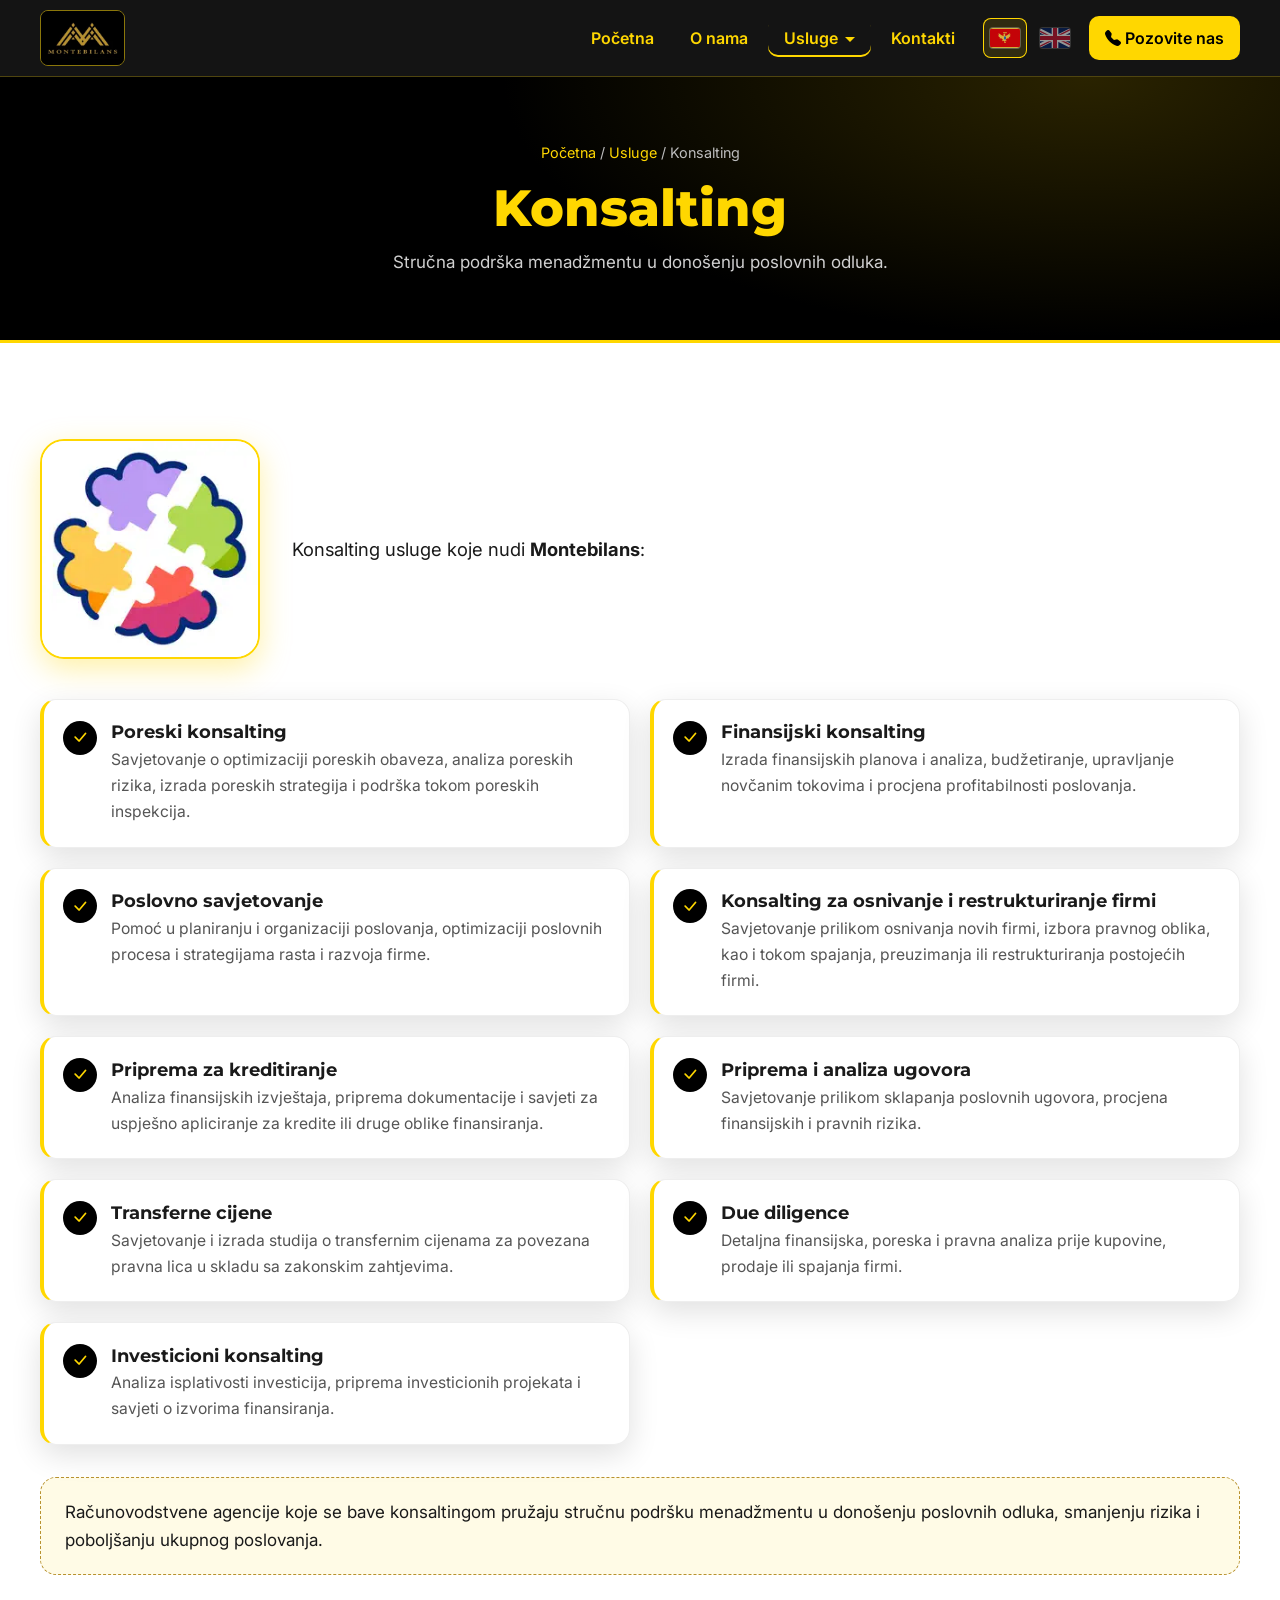
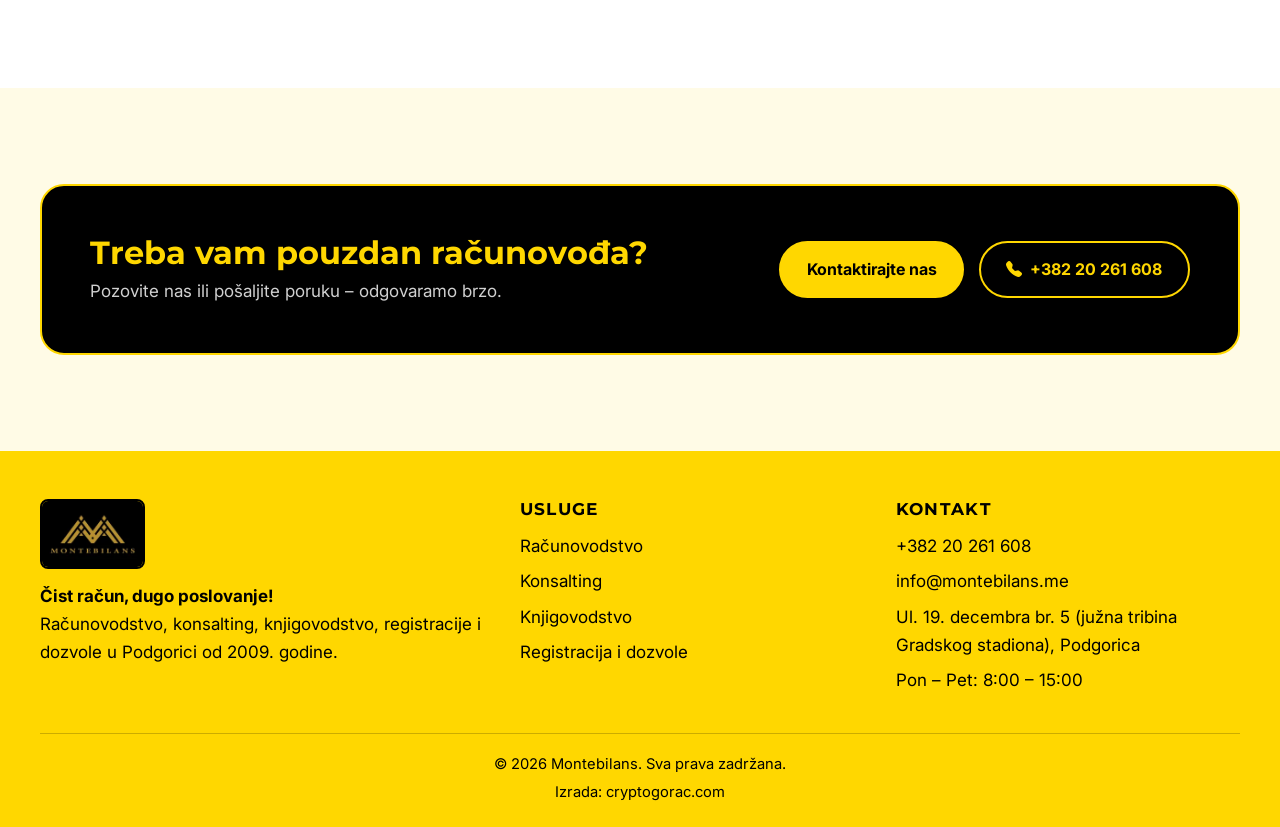
<file: konsalting.html>
<!DOCTYPE html>
<html lang="sr-Latn-ME" class="no-js">
<head>
    <meta charset="UTF-8">
    <meta name="viewport" content="width=device-width, initial-scale=1">
    <title>Konsalting – Montebilans</title>
    <meta name="description" content="Konsalting usluge Montebilans: poreski, finansijski i poslovni konsalting, transferne cijene, due diligence i investicioni konsalting.">
    <meta name="theme-color" content="#000000">
    <meta name="author" content="cryptogorac.com">
    <link rel="canonical" href="https://www.montebilans.me/konsalting.html">
    <link rel="alternate" hreflang="sr-ME" href="https://www.montebilans.me/konsalting.html">
    <link rel="alternate" hreflang="en" href="https://www.montebilans.me/en/consulting.html">
    <link rel="alternate" hreflang="x-default" href="https://www.montebilans.me/konsalting.html">
    <meta property="og:type" content="website">
    <meta property="og:site_name" content="Montebilans">
    <meta property="og:title" content="Konsalting – Montebilans">
    <meta property="og:description" content="Konsalting usluge Montebilans: poreski, finansijski i poslovni konsalting, transferne cijene, due diligence i investicioni konsalting.">
    <meta property="og:image" content="https://www.montebilans.me/naslovna-slika.jpg">
    <meta property="og:locale" content="sr_ME">
    <link rel="icon" type="image/png" href="montebilans-zlatni.png">
    <link rel="apple-touch-icon" href="montebilans-zlatni.png">
    <link rel="preconnect" href="https://fonts.googleapis.com">
    <link rel="preconnect" href="https://fonts.gstatic.com" crossorigin>
    <link rel="preload" as="style" href="https://fonts.googleapis.com/css2?family=Inter:wght@400;500;600;700&family=Montserrat:wght@700;800&display=swap">
    <link rel="stylesheet" href="https://fonts.googleapis.com/css2?family=Inter:wght@400;500;600;700&family=Montserrat:wght@700;800&display=swap" media="print" onload="this.media='all'">
    <link rel="stylesheet" href="https://cdn.jsdelivr.net/npm/bootstrap-icons@1.11.3/font/bootstrap-icons.min.css" media="print" onload="this.media='all'">
    <noscript>
        <link rel="stylesheet" href="https://fonts.googleapis.com/css2?family=Inter:wght@400;500;600;700&family=Montserrat:wght@700;800&display=swap">
        <link rel="stylesheet" href="https://cdn.jsdelivr.net/npm/bootstrap-icons@1.11.3/font/bootstrap-icons.min.css">
    </noscript>
    <link rel="stylesheet" href="css/style.css">
</head>
<body>
    <a class="skip-link" href="#sadrzaj">Preskoči na sadržaj</a>
    <header class="site-header">
        <nav class="nav container" aria-label="Glavni meni">
            <a class="nav-logo" href="index.html" aria-label="Montebilans – početna">
                <img src="img/logo-220.webp" alt="Montebilans" width="86" height="56">
            </a>
            <button class="nav-toggle" type="button" aria-expanded="false" aria-controls="glavni-meni" aria-label="Otvori meni">
                <span></span>
            </button>
            <ul class="nav-menu" id="glavni-meni">
                <li><a href="index.html">Početna</a></li>
                <li><a href="o%20nama.html">O nama</a></li>
                <li class="dropdown">
                    <button class="dropdown-toggle" type="button" aria-expanded="false" aria-controls="meni-usluge" style="box-shadow: inset 0 -2px 0 var(--zlatna)">Usluge</button>
                    <ul class="dropdown-menu" id="meni-usluge">
                        <li><a href="racunovodstvo.html">Računovodstvo</a></li>
                        <li><a href="konsalting.html" aria-current="page">Konsalting</a></li>
                        <li><a href="knjigovodstvo.html">Knjigovodstvo</a></li>
                        <li><a href="registracija_dozvole.html">Registracija i dozvole</a></li>
                    </ul>
                </li>
                <li><a href="kontakti.html">Kontakti</a></li>
                <li class="jezik" role="group" aria-label="Jezik">
                    <a href="konsalting.html" hreflang="sr-ME" lang="sr-Latn-ME" title="Crnogorski" aria-current="true"><img src="img/zastava-me.svg" alt="Crnogorski" width="30" height="20"></a>
                    <a href="en/consulting.html" hreflang="en" lang="en" title="English"><img src="img/zastava-gb.svg" alt="English" width="30" height="20"></a>
                </li>
                <li><a class="nav-cta" href="tel:+38220261608"><i class="bi bi-telephone-fill" aria-hidden="true"></i> Pozovite nas</a></li>
            </ul>
        </nav>
    </header>

    <main id="sadrzaj">
        <section class="zaglavlje-strane">
            <div class="container">
                <nav class="mrvice" aria-label="Putanja"><a href="index.html">Početna</a> <span aria-hidden="true">/</span> <a href="index.html#usluge">Usluge</a> <span aria-hidden="true">/</span> <span aria-current="page">Konsalting</span></nav>
                <h1>Konsalting</h1>
                <p>Stručna podrška menadžmentu u donošenju poslovnih odluka.</p>
            </div>
        </section>

        <section class="sekcija">
            <div class="container">
                <div class="usluga-uvod pojava">
                    <img src="img/konsalting_G.webp" alt="Konsalting – ilustracija" width="220" height="220">
                    <p>Konsalting usluge koje nudi <b>Montebilans</b>:</p>
                </div>
                <ul class="lista-usluga">
                    <li class="pojava">
                        <i class="bi bi-check-lg" aria-hidden="true"></i>
                        <h2>Poreski konsalting</h2>
                        <p>Savjetovanje o optimizaciji poreskih obaveza, analiza poreskih rizika, izrada poreskih strategija i podrška tokom poreskih inspekcija.</p>
                    </li>
                    <li class="pojava">
                        <i class="bi bi-check-lg" aria-hidden="true"></i>
                        <h2>Finansijski konsalting</h2>
                        <p>Izrada finansijskih planova i analiza, budžetiranje, upravljanje novčanim tokovima i procjena profitabilnosti poslovanja.</p>
                    </li>
                    <li class="pojava">
                        <i class="bi bi-check-lg" aria-hidden="true"></i>
                        <h2>Poslovno savjetovanje</h2>
                        <p>Pomoć u planiranju i organizaciji poslovanja, optimizaciji poslovnih procesa i strategijama rasta i razvoja firme.</p>
                    </li>
                    <li class="pojava">
                        <i class="bi bi-check-lg" aria-hidden="true"></i>
                        <h2>Konsalting za osnivanje i restrukturiranje firmi</h2>
                        <p>Savjetovanje prilikom osnivanja novih firmi, izbora pravnog oblika, kao i tokom spajanja, preuzimanja ili restrukturiranja postojećih firmi.</p>
                    </li>
                    <li class="pojava">
                        <i class="bi bi-check-lg" aria-hidden="true"></i>
                        <h2>Priprema za kreditiranje</h2>
                        <p>Analiza finansijskih izvještaja, priprema dokumentacije i savjeti za uspješno apliciranje za kredite ili druge oblike finansiranja.</p>
                    </li>
                    <li class="pojava">
                        <i class="bi bi-check-lg" aria-hidden="true"></i>
                        <h2>Priprema i analiza ugovora</h2>
                        <p>Savjetovanje prilikom sklapanja poslovnih ugovora, procjena finansijskih i pravnih rizika.</p>
                    </li>
                    <li class="pojava">
                        <i class="bi bi-check-lg" aria-hidden="true"></i>
                        <h2>Transferne cijene</h2>
                        <p>Savjetovanje i izrada studija o transfernim cijenama za povezana pravna lica u skladu sa zakonskim zahtjevima.</p>
                    </li>
                    <li class="pojava">
                        <i class="bi bi-check-lg" aria-hidden="true"></i>
                        <h2>Due diligence</h2>
                        <p>Detaljna finansijska, poreska i pravna analiza prije kupovine, prodaje ili spajanja firmi.</p>
                    </li>
                    <li class="pojava">
                        <i class="bi bi-check-lg" aria-hidden="true"></i>
                        <h2>Investicioni konsalting</h2>
                        <p>Analiza isplativosti investicija, priprema investicionih projekata i savjeti o izvorima finansiranja.</p>
                    </li>
                </ul>
                <p class="napomena pojava">Računovodstvene agencije koje se bave konsaltingom pružaju stručnu podršku menadžmentu u donošenju poslovnih odluka, smanjenju rizika i poboljšanju ukupnog poslovanja.</p>
            </div>
        </section>
        <section class="sekcija sekcija-svijetla">
            <div class="container">
                <div class="cta pojava">
                    <div>
                        <h2>Treba vam pouzdan računovođa?</h2>
                        <p>Pozovite nas ili pošaljite poruku – odgovaramo brzo.</p>
                    </div>
                    <div class="hero-akcije">
                        <a class="btn btn-zlatno" href="kontakti.html">Kontaktirajte nas</a>
                        <a class="btn btn-obrub" href="tel:+38220261608"><i class="bi bi-telephone-fill" aria-hidden="true"></i> +382 20 261 608</a>
                    </div>
                </div>
            </div>
        </section>
    </main>

    <footer class="site-footer">
        <div class="container footer-grid">
            <div>
                <a class="footer-logo" href="index.html" aria-label="Montebilans – početna">
                    <img src="img/logo-220.webp" alt="Montebilans" width="108" height="70" loading="lazy">
                </a>
                <p><strong>Čist račun, dugo poslovanje!</strong><br>Računovodstvo, konsalting, knjigovodstvo, registracije i dozvole u Podgorici od 2009. godine.</p>
            </div>
            <div>
                <h2>Usluge</h2>
                <ul>
                    <li><a href="racunovodstvo.html">Računovodstvo</a></li>
                    <li><a href="konsalting.html">Konsalting</a></li>
                    <li><a href="knjigovodstvo.html">Knjigovodstvo</a></li>
                    <li><a href="registracija_dozvole.html">Registracija i dozvole</a></li>
                </ul>
            </div>
            <div>
                <h2>Kontakt</h2>
                <ul>
                    <li><a href="tel:+38220261608">+382 20 261 608</a></li>
                    <li><a href="mailto:info@montebilans.me">info@montebilans.me</a></li>
                    <li>Ul. 19. decembra br. 5 (južna tribina Gradskog stadiona), Podgorica</li>
                    <li>Pon – Pet: 8:00 – 15:00</li>
                </ul>
            </div>
        </div>
        <div class="container footer-dno">
            <span>© <span data-godina>2026</span> Montebilans. Sva prava zadržana.</span>
            <span>Izrada: <a href="https://cryptogorac.com" target="_blank" rel="nofollow noopener">cryptogorac.com</a></span>
        </div>
    </footer>

    <button class="na-vrh" type="button" aria-label="Nazad na vrh"><i class="bi bi-arrow-up" aria-hidden="true"></i></button>
    <script src="js/main.js" defer></script>
</body>
</html>
</file>
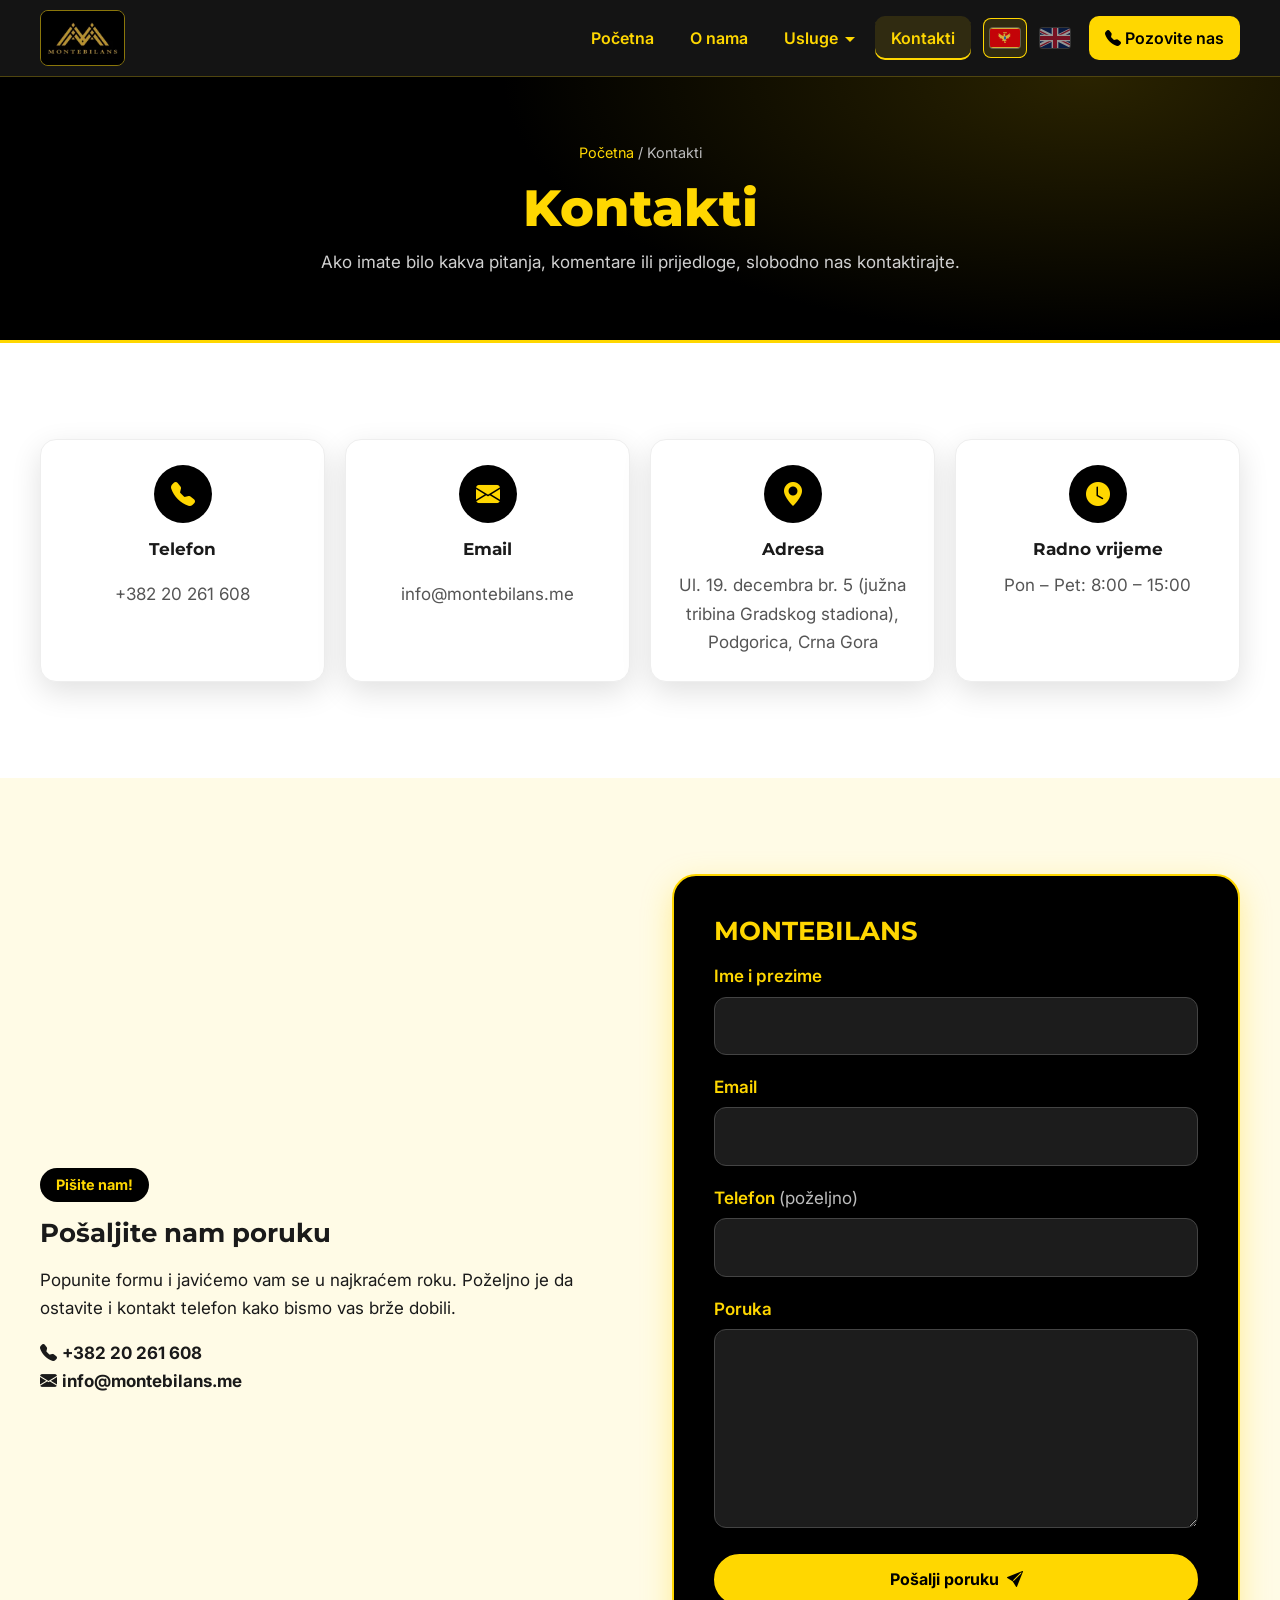
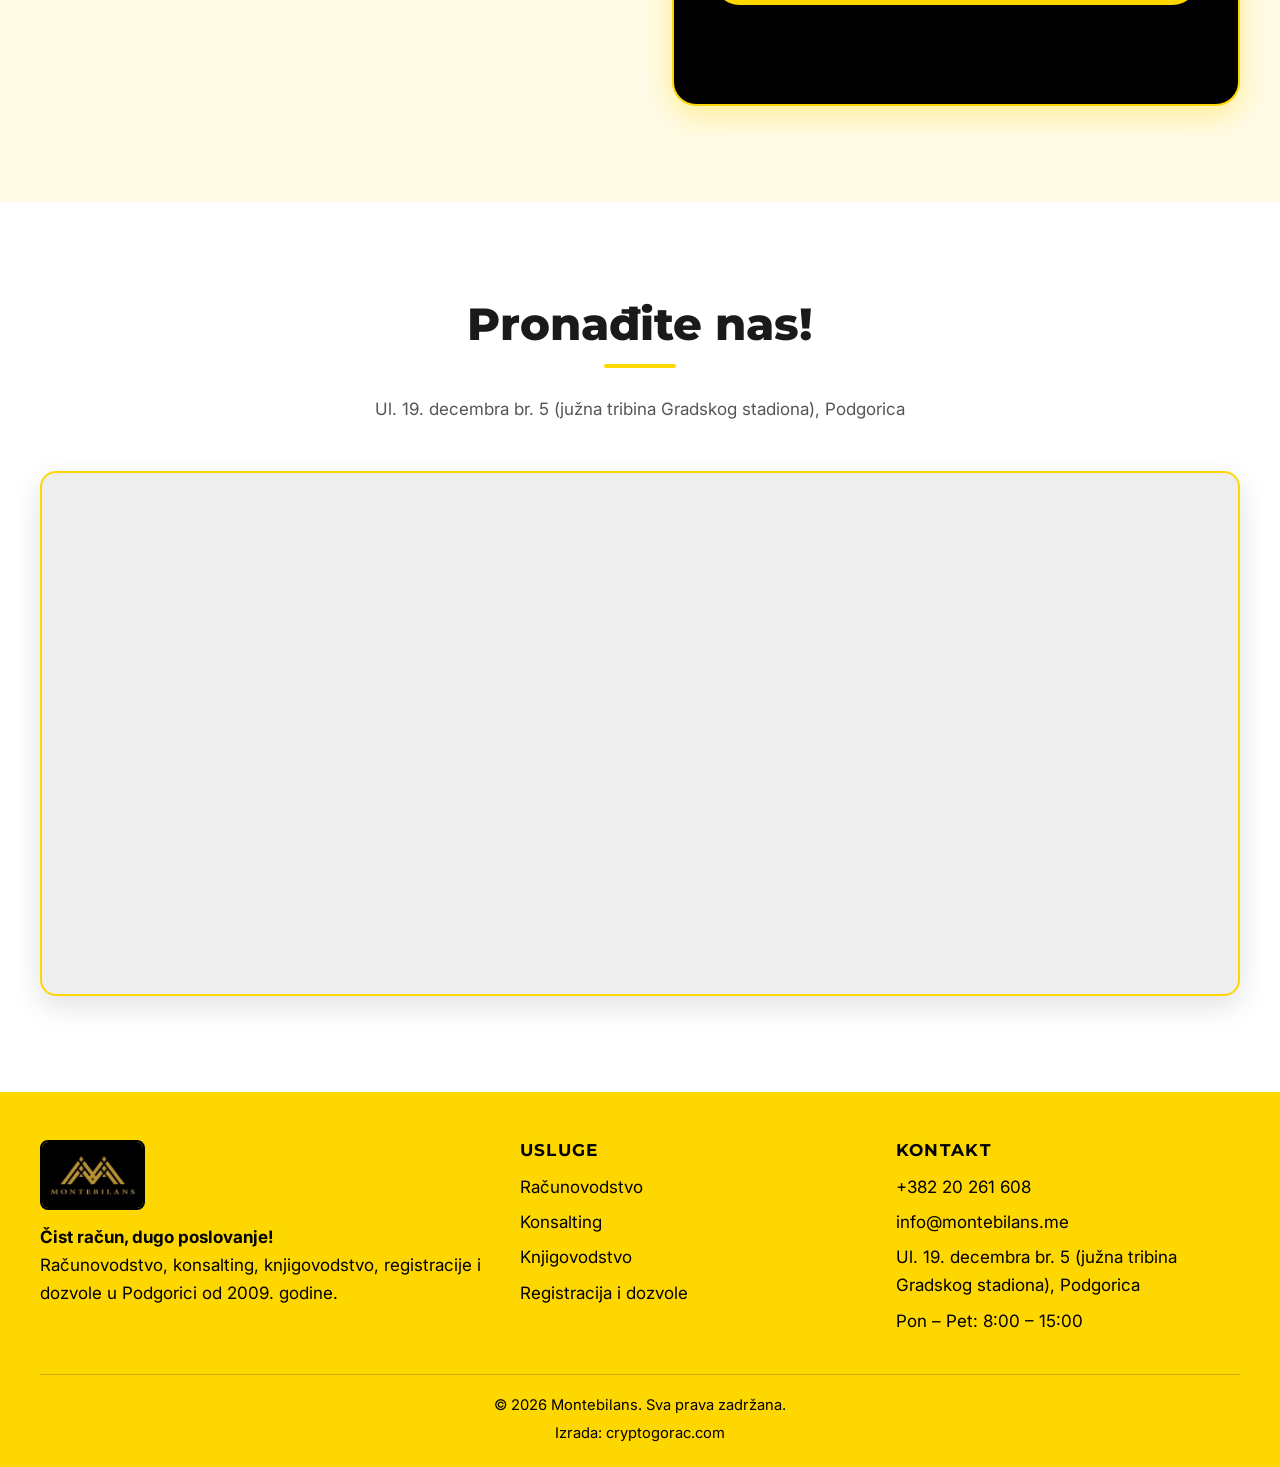
<file: kontakti.html>
<!DOCTYPE html>
<html lang="sr-Latn-ME" class="no-js">
<head>
    <meta charset="UTF-8">
    <meta name="viewport" content="width=device-width, initial-scale=1">
    <title>Kontakti – Montebilans</title>
    <meta name="description" content="Kontaktirajte Montebilans: telefon +382 20 261 608, email info@montebilans.me, Ul. 19. decembra br. 5, Podgorica.">
    <meta name="theme-color" content="#000000">
    <meta name="author" content="cryptogorac.com">
    <link rel="canonical" href="https://www.montebilans.me/kontakti.html">
    <link rel="alternate" hreflang="sr-ME" href="https://www.montebilans.me/kontakti.html">
    <link rel="alternate" hreflang="en" href="https://www.montebilans.me/en/contact.html">
    <link rel="alternate" hreflang="x-default" href="https://www.montebilans.me/kontakti.html">
    <meta property="og:type" content="website">
    <meta property="og:site_name" content="Montebilans">
    <meta property="og:title" content="Kontakti – Montebilans">
    <meta property="og:description" content="Kontaktirajte Montebilans: telefon +382 20 261 608, email info@montebilans.me, Ul. 19. decembra br. 5, Podgorica.">
    <meta property="og:image" content="https://www.montebilans.me/naslovna-slika.jpg">
    <meta property="og:locale" content="sr_ME">
    <link rel="icon" type="image/png" href="montebilans-zlatni.png">
    <link rel="apple-touch-icon" href="montebilans-zlatni.png">
    <link rel="preconnect" href="https://fonts.googleapis.com">
    <link rel="preconnect" href="https://fonts.gstatic.com" crossorigin>
    <link rel="preload" as="style" href="https://fonts.googleapis.com/css2?family=Inter:wght@400;500;600;700&family=Montserrat:wght@700;800&display=swap">
    <link rel="stylesheet" href="https://fonts.googleapis.com/css2?family=Inter:wght@400;500;600;700&family=Montserrat:wght@700;800&display=swap" media="print" onload="this.media='all'">
    <link rel="stylesheet" href="https://cdn.jsdelivr.net/npm/bootstrap-icons@1.11.3/font/bootstrap-icons.min.css" media="print" onload="this.media='all'">
    <noscript>
        <link rel="stylesheet" href="https://fonts.googleapis.com/css2?family=Inter:wght@400;500;600;700&family=Montserrat:wght@700;800&display=swap">
        <link rel="stylesheet" href="https://cdn.jsdelivr.net/npm/bootstrap-icons@1.11.3/font/bootstrap-icons.min.css">
    </noscript>
    <link rel="stylesheet" href="css/style.css">
</head>
<body>
    <a class="skip-link" href="#sadrzaj">Preskoči na sadržaj</a>
    <header class="site-header">
        <nav class="nav container" aria-label="Glavni meni">
            <a class="nav-logo" href="index.html" aria-label="Montebilans – početna">
                <img src="img/logo-220.webp" alt="Montebilans" width="86" height="56">
            </a>
            <button class="nav-toggle" type="button" aria-expanded="false" aria-controls="glavni-meni" aria-label="Otvori meni">
                <span></span>
            </button>
            <ul class="nav-menu" id="glavni-meni">
                <li><a href="index.html">Početna</a></li>
                <li><a href="o%20nama.html">O nama</a></li>
                <li class="dropdown">
                    <button class="dropdown-toggle" type="button" aria-expanded="false" aria-controls="meni-usluge">Usluge</button>
                    <ul class="dropdown-menu" id="meni-usluge">
                        <li><a href="racunovodstvo.html">Računovodstvo</a></li>
                        <li><a href="konsalting.html">Konsalting</a></li>
                        <li><a href="knjigovodstvo.html">Knjigovodstvo</a></li>
                        <li><a href="registracija_dozvole.html">Registracija i dozvole</a></li>
                    </ul>
                </li>
                <li><a href="kontakti.html" aria-current="page">Kontakti</a></li>
                <li class="jezik" role="group" aria-label="Jezik">
                    <a href="kontakti.html" hreflang="sr-ME" lang="sr-Latn-ME" title="Crnogorski" aria-current="true"><img src="img/zastava-me.svg" alt="Crnogorski" width="30" height="20"></a>
                    <a href="en/contact.html" hreflang="en" lang="en" title="English"><img src="img/zastava-gb.svg" alt="English" width="30" height="20"></a>
                </li>
                <li><a class="nav-cta" href="tel:+38220261608"><i class="bi bi-telephone-fill" aria-hidden="true"></i> Pozovite nas</a></li>
            </ul>
        </nav>
    </header>

    <main id="sadrzaj">
        <section class="zaglavlje-strane">
            <div class="container">
                <nav class="mrvice" aria-label="Putanja"><a href="index.html">Početna</a> <span aria-hidden="true">/</span> <span aria-current="page">Kontakti</span></nav>
                <h1>Kontakti</h1>
                <p>Ako imate bilo kakva pitanja, komentare ili prijedloge, slobodno nas kontaktirajte.</p>
            </div>
        </section>

        <section class="sekcija">
            <div class="container">
                <div class="kontakt-grid pojava">
                <div class="kontakt-stavka">
                    <i class="bi bi-telephone-fill" aria-hidden="true"></i>
                    <strong>Telefon</strong>
                    <a href="tel:+38220261608">+382 20 261 608</a>
                </div>
                <div class="kontakt-stavka">
                    <i class="bi bi-envelope-fill" aria-hidden="true"></i>
                    <strong>Email</strong>
                    <a href="mailto:info@montebilans.me">info@montebilans.me</a>
                </div>
                <div class="kontakt-stavka">
                    <i class="bi bi-geo-alt-fill" aria-hidden="true"></i>
                    <strong>Adresa</strong>
                    <span>Ul. 19. decembra br. 5 (južna tribina Gradskog stadiona), Podgorica, Crna Gora</span>
                </div>
                <div class="kontakt-stavka">
                    <i class="bi bi-clock-fill" aria-hidden="true"></i>
                    <strong>Radno vrijeme</strong>
                    <span>Pon – Pet: 8:00 – 15:00</span>
                </div>
                </div>
            </div>
        </section>

        <section class="sekcija sekcija-svijetla">
            <div class="container dvije-kolone">
                <div class="pojava">
                    <span class="oznaka-zlatna">Pišite nam!</span>
                    <h2>Pošaljite nam poruku</h2>
                    <p>Popunite formu i javićemo vam se u najkraćem roku. Poželjno je da ostavite i kontakt telefon kako bismo vas brže dobili.</p>
                    <p><i class="bi bi-telephone-fill" aria-hidden="true"></i> <a href="tel:+38220261608"><b>+382 20 261 608</b></a><br>
                       <i class="bi bi-envelope-fill" aria-hidden="true"></i> <a href="mailto:info@montebilans.me"><b>info@montebilans.me</b></a></p>
                </div>
                <div class="forma-omot pojava">
                    <h2>MONTEBILANS</h2>
                    <form id="kontakt-forma" action="https://api.web3forms.com/submit" method="POST">
                        <input type="hidden" name="access_key" value="8a49b34b-a613-4e89-8950-e8b0dd818eb3">
                        <input type="hidden" name="subject" value="Nova poruka sa sajta montebilans.me">
                        <input type="checkbox" name="botcheck" class="sr-only" tabindex="-1" autocomplete="off" aria-hidden="true">
                        <div class="polje">
                            <label for="ime">Ime i prezime</label>
                            <input type="text" id="ime" name="name" autocomplete="name" required>
                        </div>
                        <div class="polje">
                            <label for="email">Email</label>
                            <input type="email" id="email" name="email" autocomplete="email" required>
                        </div>
                        <div class="polje">
                            <label for="telefon">Telefon <span style="color:#bdbdbd;font-weight:400">(poželjno)</span></label>
                            <input type="tel" id="telefon" name="phone" autocomplete="tel">
                        </div>
                        <div class="polje">
                            <label for="poruka">Poruka</label>
                            <textarea id="poruka" name="message" rows="6" required></textarea>
                        </div>
                        <button type="submit" class="btn btn-zlatno">Pošalji poruku <i class="bi bi-send-fill" aria-hidden="true"></i></button>
                        <p id="forma-rezultat" class="forma-rezultat" role="status" aria-live="polite"></p>
                    </form>
                </div>
            </div>
        </section>

        <section class="sekcija">
            <div class="container">
                <div class="naslov-sekcije pojava">
                    <h2>Pronađite nas!</h2>
                    <p>Ul. 19. decembra br. 5 (južna tribina Gradskog stadiona), Podgorica</p>
                </div>
            <div class="mapa">
                <iframe src="https://www.google.com/maps/embed?pb=!1m18!1m12!1m3!1d2944.2313670984!2d19.264909599999996!3d42.44409309999999!2m3!1f0!2f0!3f0!3m2!1i1024!2i768!4f13.1!3m3!1m2!1s0x134deb001fb27109%3A0xc2c01f4d027f5203!2sMontebilans!5e0!3m2!1sen!2s!4v1741616564829!5m2!1sen!2s" title="Montebilans na Google mapi" allowfullscreen loading="lazy" referrerpolicy="no-referrer-when-downgrade"></iframe>
            </div>
            </div>
        </section>
    </main>

    <footer class="site-footer">
        <div class="container footer-grid">
            <div>
                <a class="footer-logo" href="index.html" aria-label="Montebilans – početna">
                    <img src="img/logo-220.webp" alt="Montebilans" width="108" height="70" loading="lazy">
                </a>
                <p><strong>Čist račun, dugo poslovanje!</strong><br>Računovodstvo, konsalting, knjigovodstvo, registracije i dozvole u Podgorici od 2009. godine.</p>
            </div>
            <div>
                <h2>Usluge</h2>
                <ul>
                    <li><a href="racunovodstvo.html">Računovodstvo</a></li>
                    <li><a href="konsalting.html">Konsalting</a></li>
                    <li><a href="knjigovodstvo.html">Knjigovodstvo</a></li>
                    <li><a href="registracija_dozvole.html">Registracija i dozvole</a></li>
                </ul>
            </div>
            <div>
                <h2>Kontakt</h2>
                <ul>
                    <li><a href="tel:+38220261608">+382 20 261 608</a></li>
                    <li><a href="mailto:info@montebilans.me">info@montebilans.me</a></li>
                    <li>Ul. 19. decembra br. 5 (južna tribina Gradskog stadiona), Podgorica</li>
                    <li>Pon – Pet: 8:00 – 15:00</li>
                </ul>
            </div>
        </div>
        <div class="container footer-dno">
            <span>© <span data-godina>2026</span> Montebilans. Sva prava zadržana.</span>
            <span>Izrada: <a href="https://cryptogorac.com" target="_blank" rel="nofollow noopener">cryptogorac.com</a></span>
        </div>
    </footer>

    <button class="na-vrh" type="button" aria-label="Nazad na vrh"><i class="bi bi-arrow-up" aria-hidden="true"></i></button>
    <script src="js/main.js" defer></script>
</body>
</html>
</file>
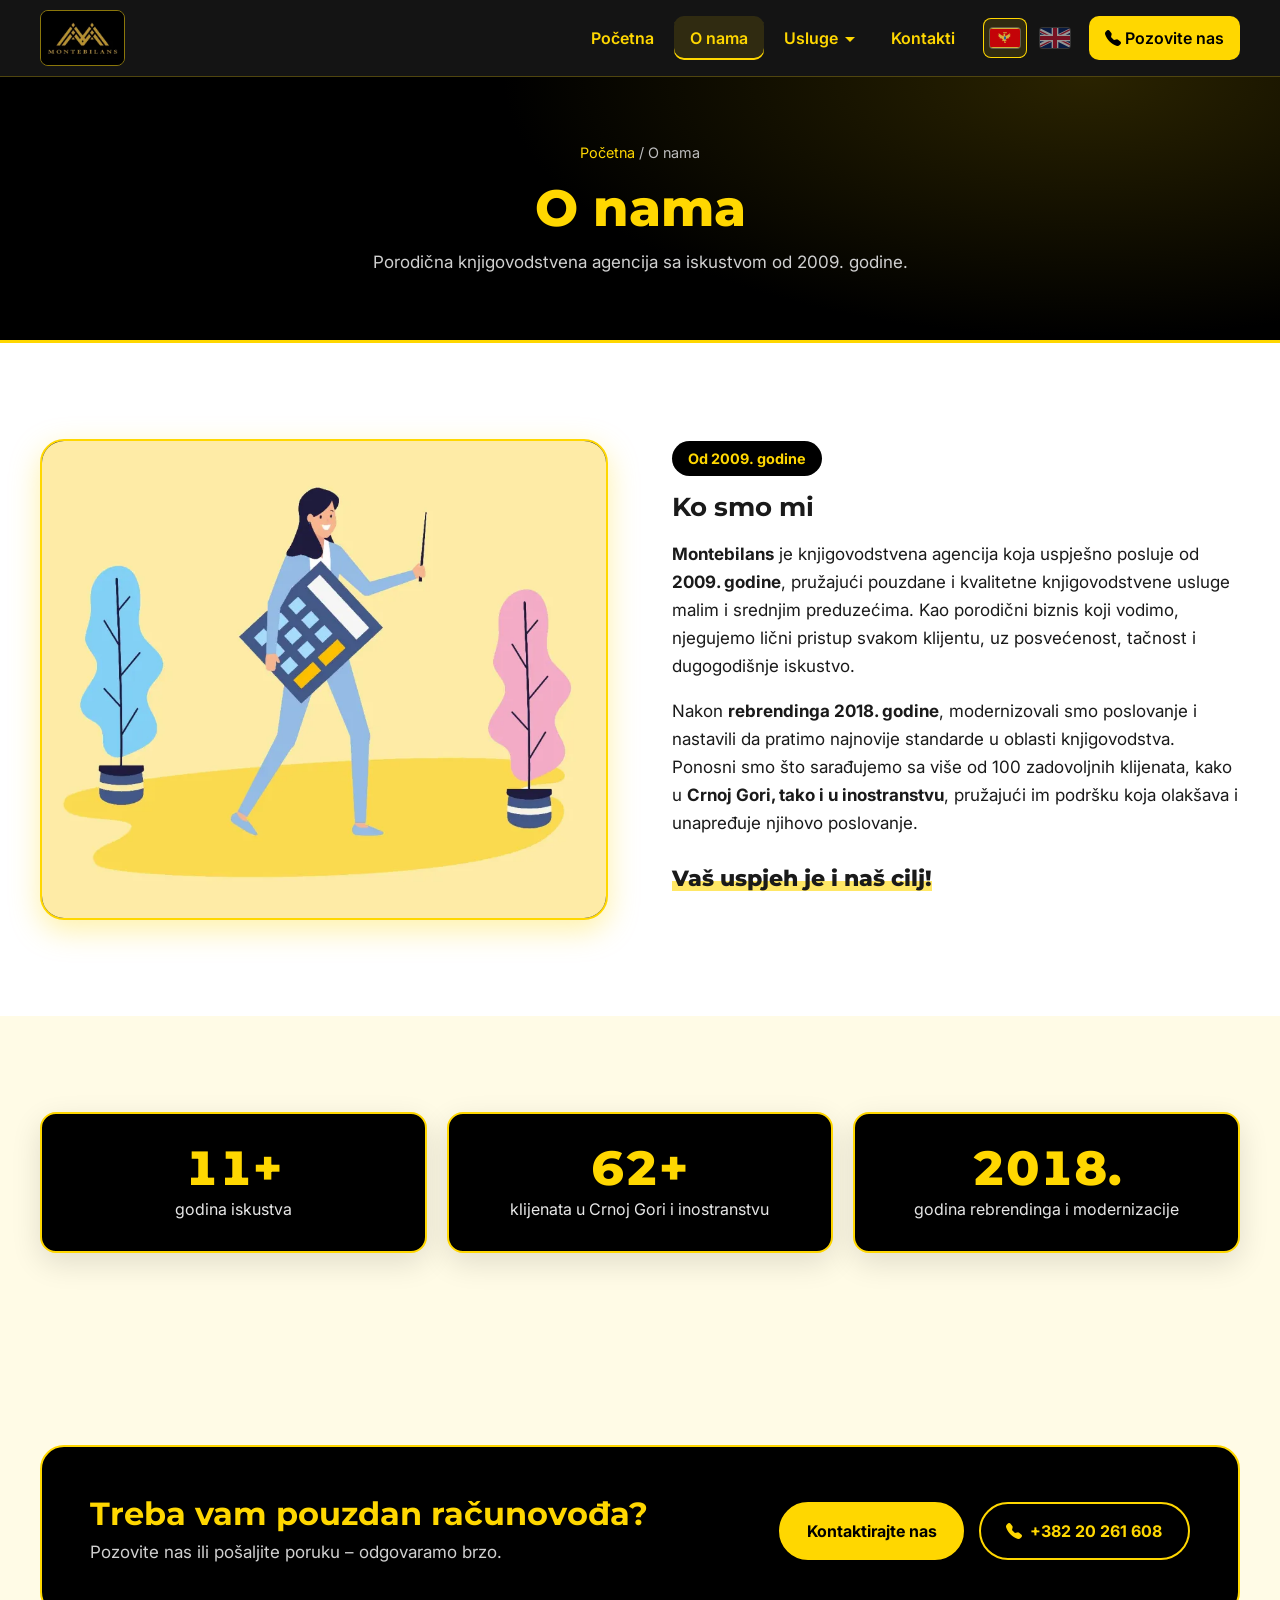
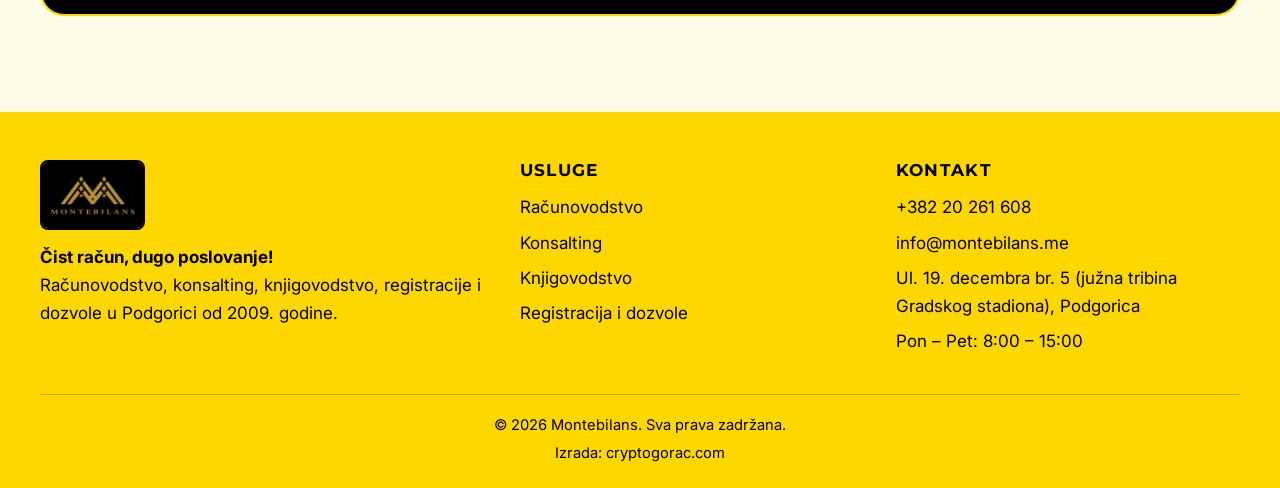
<file: o nama.html>
<!DOCTYPE html>
<html lang="sr-Latn-ME" class="no-js">
<head>
    <meta charset="UTF-8">
    <meta name="viewport" content="width=device-width, initial-scale=1">
    <title>O nama – Montebilans</title>
    <meta name="description" content="Montebilans je porodična knjigovodstvena agencija iz Podgorice koja od 2009. godine radi sa malim i srednjim preduzećima u Crnoj Gori i inostranstvu.">
    <meta name="theme-color" content="#000000">
    <meta name="author" content="cryptogorac.com">
    <link rel="canonical" href="https://www.montebilans.me/o%20nama.html">
    <link rel="alternate" hreflang="sr-ME" href="https://www.montebilans.me/o%20nama.html">
    <link rel="alternate" hreflang="en" href="https://www.montebilans.me/en/about.html">
    <link rel="alternate" hreflang="x-default" href="https://www.montebilans.me/o%20nama.html">
    <meta property="og:type" content="website">
    <meta property="og:site_name" content="Montebilans">
    <meta property="og:title" content="O nama – Montebilans">
    <meta property="og:description" content="Montebilans je porodična knjigovodstvena agencija iz Podgorice koja od 2009. godine radi sa malim i srednjim preduzećima u Crnoj Gori i inostranstvu.">
    <meta property="og:image" content="https://www.montebilans.me/naslovna-slika.jpg">
    <meta property="og:locale" content="sr_ME">
    <link rel="icon" type="image/png" href="montebilans-zlatni.png">
    <link rel="apple-touch-icon" href="montebilans-zlatni.png">
    <link rel="preconnect" href="https://fonts.googleapis.com">
    <link rel="preconnect" href="https://fonts.gstatic.com" crossorigin>
    <link rel="preload" as="style" href="https://fonts.googleapis.com/css2?family=Inter:wght@400;500;600;700&family=Montserrat:wght@700;800&display=swap">
    <link rel="stylesheet" href="https://fonts.googleapis.com/css2?family=Inter:wght@400;500;600;700&family=Montserrat:wght@700;800&display=swap" media="print" onload="this.media='all'">
    <link rel="stylesheet" href="https://cdn.jsdelivr.net/npm/bootstrap-icons@1.11.3/font/bootstrap-icons.min.css" media="print" onload="this.media='all'">
    <noscript>
        <link rel="stylesheet" href="https://fonts.googleapis.com/css2?family=Inter:wght@400;500;600;700&family=Montserrat:wght@700;800&display=swap">
        <link rel="stylesheet" href="https://cdn.jsdelivr.net/npm/bootstrap-icons@1.11.3/font/bootstrap-icons.min.css">
    </noscript>
    <link rel="stylesheet" href="css/style.css">
</head>
<body>
    <a class="skip-link" href="#sadrzaj">Preskoči na sadržaj</a>
    <header class="site-header">
        <nav class="nav container" aria-label="Glavni meni">
            <a class="nav-logo" href="index.html" aria-label="Montebilans – početna">
                <img src="img/logo-220.webp" alt="Montebilans" width="86" height="56">
            </a>
            <button class="nav-toggle" type="button" aria-expanded="false" aria-controls="glavni-meni" aria-label="Otvori meni">
                <span></span>
            </button>
            <ul class="nav-menu" id="glavni-meni">
                <li><a href="index.html">Početna</a></li>
                <li><a href="o%20nama.html" aria-current="page">O nama</a></li>
                <li class="dropdown">
                    <button class="dropdown-toggle" type="button" aria-expanded="false" aria-controls="meni-usluge">Usluge</button>
                    <ul class="dropdown-menu" id="meni-usluge">
                        <li><a href="racunovodstvo.html">Računovodstvo</a></li>
                        <li><a href="konsalting.html">Konsalting</a></li>
                        <li><a href="knjigovodstvo.html">Knjigovodstvo</a></li>
                        <li><a href="registracija_dozvole.html">Registracija i dozvole</a></li>
                    </ul>
                </li>
                <li><a href="kontakti.html">Kontakti</a></li>
                <li class="jezik" role="group" aria-label="Jezik">
                    <a href="o%20nama.html" hreflang="sr-ME" lang="sr-Latn-ME" title="Crnogorski" aria-current="true"><img src="img/zastava-me.svg" alt="Crnogorski" width="30" height="20"></a>
                    <a href="en/about.html" hreflang="en" lang="en" title="English"><img src="img/zastava-gb.svg" alt="English" width="30" height="20"></a>
                </li>
                <li><a class="nav-cta" href="tel:+38220261608"><i class="bi bi-telephone-fill" aria-hidden="true"></i> Pozovite nas</a></li>
            </ul>
        </nav>
    </header>

    <main id="sadrzaj">
        <section class="zaglavlje-strane">
            <div class="container">
                <nav class="mrvice" aria-label="Putanja"><a href="index.html">Početna</a> <span aria-hidden="true">/</span> <span aria-current="page">O nama</span></nav>
                <h1>O nama</h1>
                <p>Porodična knjigovodstvena agencija sa iskustvom od 2009. godine.</p>
            </div>
        </section>

        <section class="sekcija">
            <div class="container dvije-kolone">
                <div class="okvir-slike pojava">
                    <img src="img/o-nama-900.webp" alt="Tim Montebilans" width="900" height="761" loading="lazy">
                </div>
                <div class="pojava">
                    <span class="oznaka-zlatna">Od 2009. godine</span>
                    <h2>Ko smo mi</h2>
                    <p><b>Montebilans</b> je knjigovodstvena agencija koja uspješno posluje od <b>2009. godine</b>, pružajući pouzdane i kvalitetne knjigovodstvene usluge malim i srednjim preduzećima. Kao porodični biznis koji vodimo, njegujemo lični pristup svakom klijentu, uz posvećenost, tačnost i dugogodišnje iskustvo.</p>
                    <p>Nakon <b>rebrendinga 2018. godine</b>, modernizovali smo poslovanje i nastavili da pratimo najnovije standarde u oblasti knjigovodstva. Ponosni smo što sarađujemo sa više od 100 zadovoljnih klijenata, kako u <b>Crnoj Gori, tako i u inostranstvu</b>, pružajući im podršku koja olakšava i unapređuje njihovo poslovanje.</p>
                    <p class="citat"><span>Vaš uspjeh je i naš cilj!</span></p>
                </div>
            </div>
        </section>

        <section class="sekcija sekcija-svijetla">
            <div class="container">
                <div class="brojaci pojava">
                    <div class="brojac"><strong data-od="2009" data-do="godine" data-sufiks="+">0</strong><span>godina iskustva</span></div>
                    <div class="brojac"><strong data-do="100" data-sufiks="+">0</strong><span>klijenata u Crnoj Gori i inostranstvu</span></div>
                    <div class="brojac"><strong>2018.</strong><span>godina rebrendinga i modernizacije</span></div>
                </div>
            </div>
        </section>
        <section class="sekcija sekcija-svijetla">
            <div class="container">
                <div class="cta pojava">
                    <div>
                        <h2>Treba vam pouzdan računovođa?</h2>
                        <p>Pozovite nas ili pošaljite poruku – odgovaramo brzo.</p>
                    </div>
                    <div class="hero-akcije">
                        <a class="btn btn-zlatno" href="kontakti.html">Kontaktirajte nas</a>
                        <a class="btn btn-obrub" href="tel:+38220261608"><i class="bi bi-telephone-fill" aria-hidden="true"></i> +382 20 261 608</a>
                    </div>
                </div>
            </div>
        </section>
    </main>

    <footer class="site-footer">
        <div class="container footer-grid">
            <div>
                <a class="footer-logo" href="index.html" aria-label="Montebilans – početna">
                    <img src="img/logo-220.webp" alt="Montebilans" width="108" height="70" loading="lazy">
                </a>
                <p><strong>Čist račun, dugo poslovanje!</strong><br>Računovodstvo, konsalting, knjigovodstvo, registracije i dozvole u Podgorici od 2009. godine.</p>
            </div>
            <div>
                <h2>Usluge</h2>
                <ul>
                    <li><a href="racunovodstvo.html">Računovodstvo</a></li>
                    <li><a href="konsalting.html">Konsalting</a></li>
                    <li><a href="knjigovodstvo.html">Knjigovodstvo</a></li>
                    <li><a href="registracija_dozvole.html">Registracija i dozvole</a></li>
                </ul>
            </div>
            <div>
                <h2>Kontakt</h2>
                <ul>
                    <li><a href="tel:+38220261608">+382 20 261 608</a></li>
                    <li><a href="mailto:info@montebilans.me">info@montebilans.me</a></li>
                    <li>Ul. 19. decembra br. 5 (južna tribina Gradskog stadiona), Podgorica</li>
                    <li>Pon – Pet: 8:00 – 15:00</li>
                </ul>
            </div>
        </div>
        <div class="container footer-dno">
            <span>© <span data-godina>2026</span> Montebilans. Sva prava zadržana.</span>
            <span>Izrada: <a href="https://cryptogorac.com" target="_blank" rel="nofollow noopener">cryptogorac.com</a></span>
        </div>
    </footer>

    <button class="na-vrh" type="button" aria-label="Nazad na vrh"><i class="bi bi-arrow-up" aria-hidden="true"></i></button>
    <script src="js/main.js" defer></script>
</body>
</html>
</file>
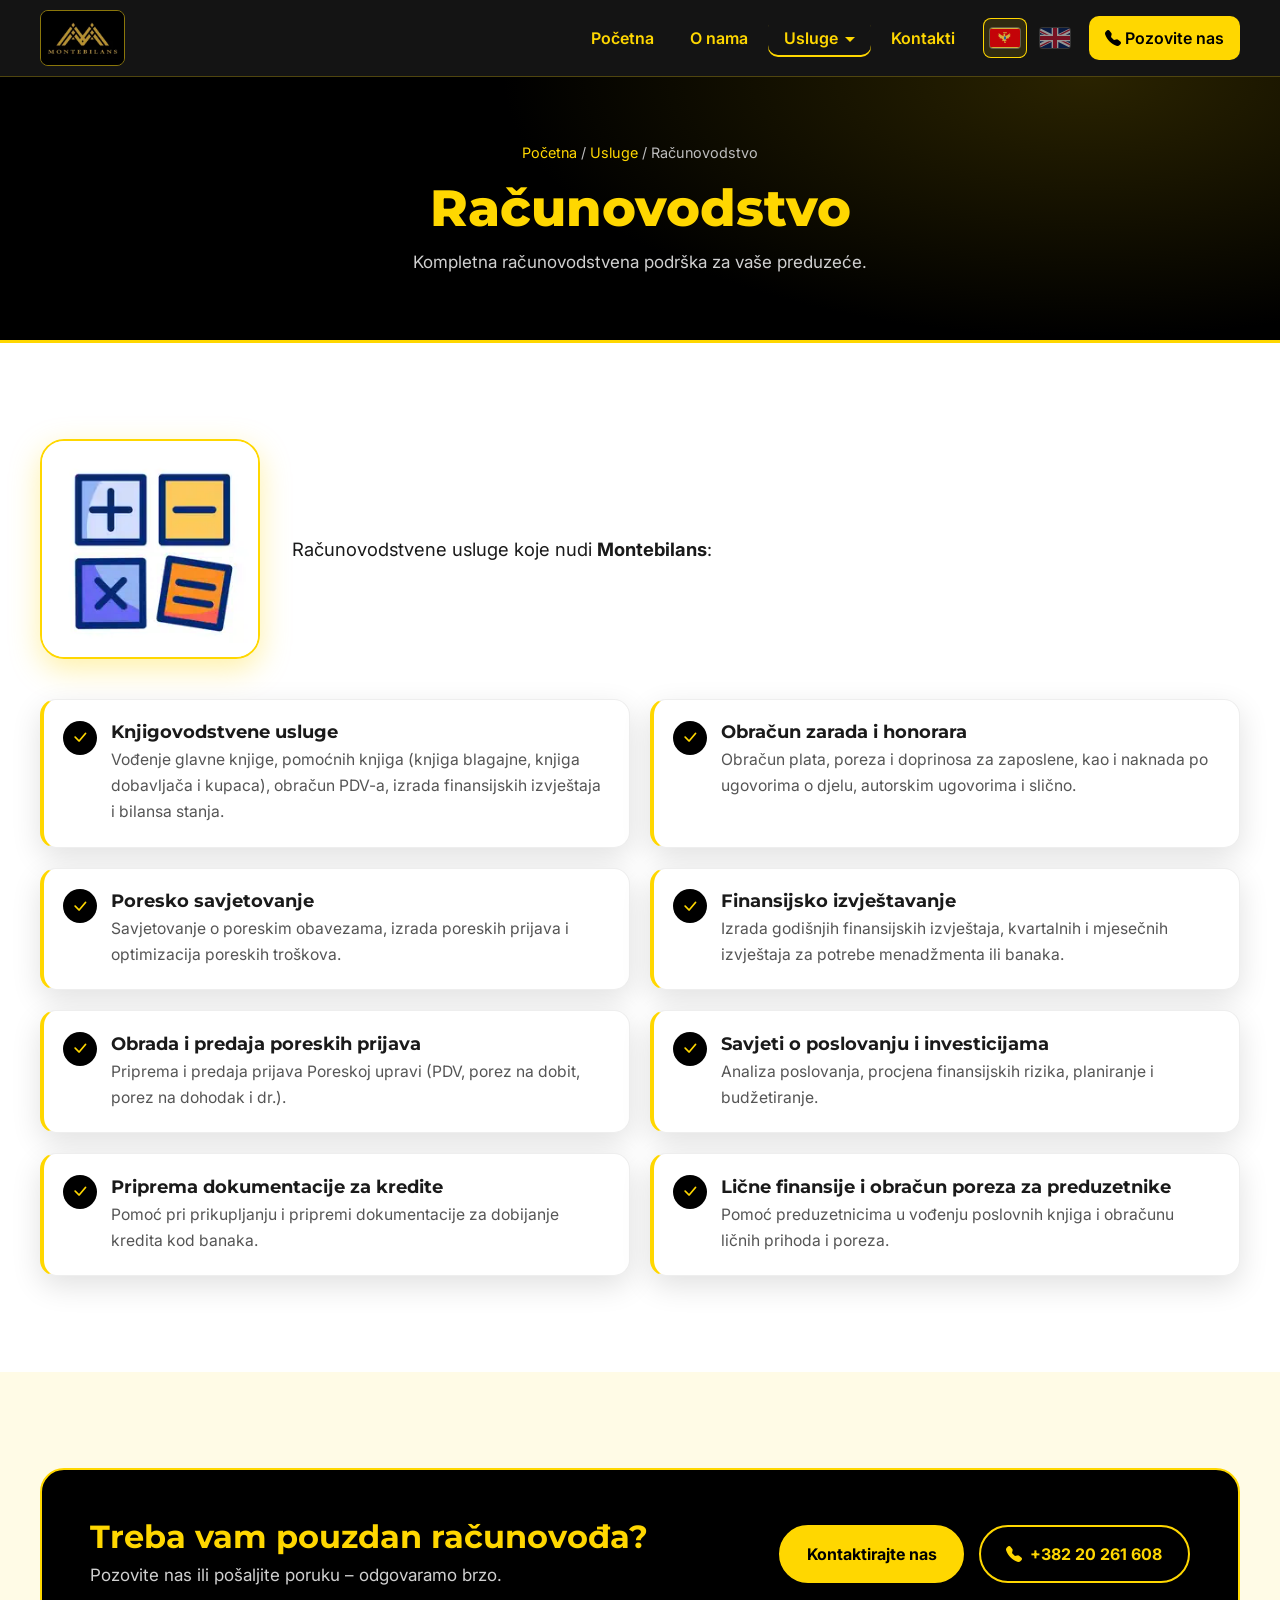
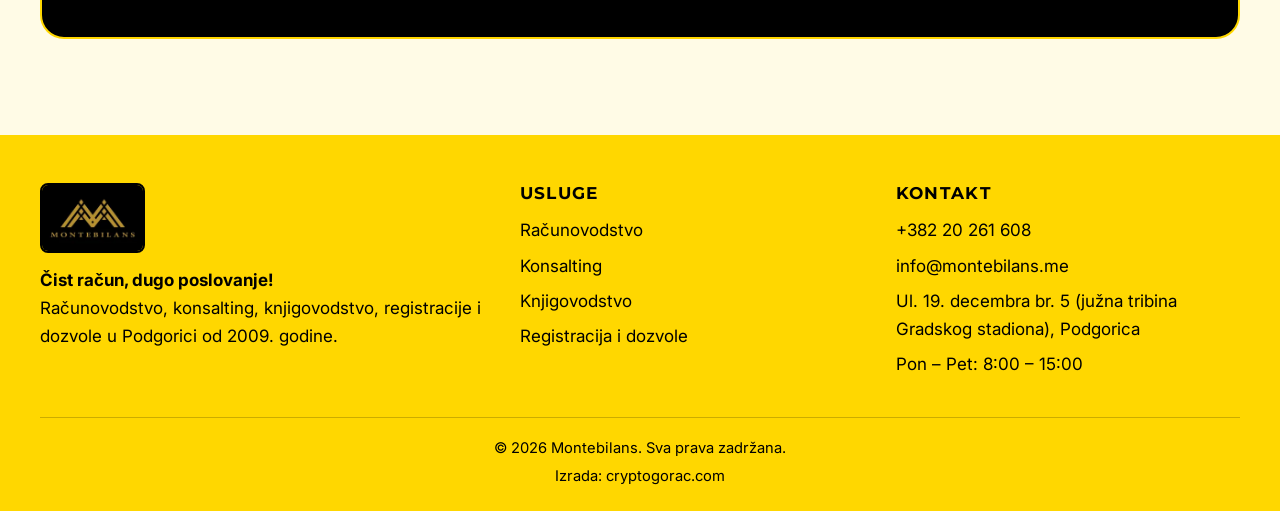
<file: racunovodstvo.html>
<!DOCTYPE html>
<html lang="sr-Latn-ME" class="no-js">
<head>
    <meta charset="UTF-8">
    <meta name="viewport" content="width=device-width, initial-scale=1">
    <title>Računovodstvo – Montebilans</title>
    <meta name="description" content="Računovodstvene usluge Montebilans u Podgorici: knjigovodstvo, obračun zarada, poresko savjetovanje, finansijski izvještaji i poreske prijave.">
    <meta name="theme-color" content="#000000">
    <meta name="author" content="cryptogorac.com">
    <link rel="canonical" href="https://www.montebilans.me/racunovodstvo.html">
    <link rel="alternate" hreflang="sr-ME" href="https://www.montebilans.me/racunovodstvo.html">
    <link rel="alternate" hreflang="en" href="https://www.montebilans.me/en/accounting.html">
    <link rel="alternate" hreflang="x-default" href="https://www.montebilans.me/racunovodstvo.html">
    <meta property="og:type" content="website">
    <meta property="og:site_name" content="Montebilans">
    <meta property="og:title" content="Računovodstvo – Montebilans">
    <meta property="og:description" content="Računovodstvene usluge Montebilans u Podgorici: knjigovodstvo, obračun zarada, poresko savjetovanje, finansijski izvještaji i poreske prijave.">
    <meta property="og:image" content="https://www.montebilans.me/naslovna-slika.jpg">
    <meta property="og:locale" content="sr_ME">
    <link rel="icon" type="image/png" href="montebilans-zlatni.png">
    <link rel="apple-touch-icon" href="montebilans-zlatni.png">
    <link rel="preconnect" href="https://fonts.googleapis.com">
    <link rel="preconnect" href="https://fonts.gstatic.com" crossorigin>
    <link rel="preload" as="style" href="https://fonts.googleapis.com/css2?family=Inter:wght@400;500;600;700&family=Montserrat:wght@700;800&display=swap">
    <link rel="stylesheet" href="https://fonts.googleapis.com/css2?family=Inter:wght@400;500;600;700&family=Montserrat:wght@700;800&display=swap" media="print" onload="this.media='all'">
    <link rel="stylesheet" href="https://cdn.jsdelivr.net/npm/bootstrap-icons@1.11.3/font/bootstrap-icons.min.css" media="print" onload="this.media='all'">
    <noscript>
        <link rel="stylesheet" href="https://fonts.googleapis.com/css2?family=Inter:wght@400;500;600;700&family=Montserrat:wght@700;800&display=swap">
        <link rel="stylesheet" href="https://cdn.jsdelivr.net/npm/bootstrap-icons@1.11.3/font/bootstrap-icons.min.css">
    </noscript>
    <link rel="stylesheet" href="css/style.css">
</head>
<body>
    <a class="skip-link" href="#sadrzaj">Preskoči na sadržaj</a>
    <header class="site-header">
        <nav class="nav container" aria-label="Glavni meni">
            <a class="nav-logo" href="index.html" aria-label="Montebilans – početna">
                <img src="img/logo-220.webp" alt="Montebilans" width="86" height="56">
            </a>
            <button class="nav-toggle" type="button" aria-expanded="false" aria-controls="glavni-meni" aria-label="Otvori meni">
                <span></span>
            </button>
            <ul class="nav-menu" id="glavni-meni">
                <li><a href="index.html">Početna</a></li>
                <li><a href="o%20nama.html">O nama</a></li>
                <li class="dropdown">
                    <button class="dropdown-toggle" type="button" aria-expanded="false" aria-controls="meni-usluge" style="box-shadow: inset 0 -2px 0 var(--zlatna)">Usluge</button>
                    <ul class="dropdown-menu" id="meni-usluge">
                        <li><a href="racunovodstvo.html" aria-current="page">Računovodstvo</a></li>
                        <li><a href="konsalting.html">Konsalting</a></li>
                        <li><a href="knjigovodstvo.html">Knjigovodstvo</a></li>
                        <li><a href="registracija_dozvole.html">Registracija i dozvole</a></li>
                    </ul>
                </li>
                <li><a href="kontakti.html">Kontakti</a></li>
                <li class="jezik" role="group" aria-label="Jezik">
                    <a href="racunovodstvo.html" hreflang="sr-ME" lang="sr-Latn-ME" title="Crnogorski" aria-current="true"><img src="img/zastava-me.svg" alt="Crnogorski" width="30" height="20"></a>
                    <a href="en/accounting.html" hreflang="en" lang="en" title="English"><img src="img/zastava-gb.svg" alt="English" width="30" height="20"></a>
                </li>
                <li><a class="nav-cta" href="tel:+38220261608"><i class="bi bi-telephone-fill" aria-hidden="true"></i> Pozovite nas</a></li>
            </ul>
        </nav>
    </header>

    <main id="sadrzaj">
        <section class="zaglavlje-strane">
            <div class="container">
                <nav class="mrvice" aria-label="Putanja"><a href="index.html">Početna</a> <span aria-hidden="true">/</span> <a href="index.html#usluge">Usluge</a> <span aria-hidden="true">/</span> <span aria-current="page">Računovodstvo</span></nav>
                <h1>Računovodstvo</h1>
                <p>Kompletna računovodstvena podrška za vaše preduzeće.</p>
            </div>
        </section>

        <section class="sekcija">
            <div class="container">
                <div class="usluga-uvod pojava">
                    <img src="img/racunovodstvo_G.webp" alt="Računovodstvo – ilustracija" width="220" height="220">
                    <p>Računovodstvene usluge koje nudi <b>Montebilans</b>:</p>
                </div>
                <ul class="lista-usluga">
                    <li class="pojava">
                        <i class="bi bi-check-lg" aria-hidden="true"></i>
                        <h2>Knjigovodstvene usluge</h2>
                        <p>Vođenje glavne knjige, pomoćnih knjiga (knjiga blagajne, knjiga dobavljača i kupaca), obračun PDV-a, izrada finansijskih izvještaja i bilansa stanja.</p>
                    </li>
                    <li class="pojava">
                        <i class="bi bi-check-lg" aria-hidden="true"></i>
                        <h2>Obračun zarada i honorara</h2>
                        <p>Obračun plata, poreza i doprinosa za zaposlene, kao i naknada po ugovorima o djelu, autorskim ugovorima i slično.</p>
                    </li>
                    <li class="pojava">
                        <i class="bi bi-check-lg" aria-hidden="true"></i>
                        <h2>Poresko savjetovanje</h2>
                        <p>Savjetovanje o poreskim obavezama, izrada poreskih prijava i optimizacija poreskih troškova.</p>
                    </li>
                    <li class="pojava">
                        <i class="bi bi-check-lg" aria-hidden="true"></i>
                        <h2>Finansijsko izvještavanje</h2>
                        <p>Izrada godišnjih finansijskih izvještaja, kvartalnih i mjesečnih izvještaja za potrebe menadžmenta ili banaka.</p>
                    </li>
                    <li class="pojava">
                        <i class="bi bi-check-lg" aria-hidden="true"></i>
                        <h2>Obrada i predaja poreskih prijava</h2>
                        <p>Priprema i predaja prijava Poreskoj upravi (PDV, porez na dobit, porez na dohodak i dr.).</p>
                    </li>
                    <li class="pojava">
                        <i class="bi bi-check-lg" aria-hidden="true"></i>
                        <h2>Savjeti o poslovanju i investicijama</h2>
                        <p>Analiza poslovanja, procjena finansijskih rizika, planiranje i budžetiranje.</p>
                    </li>
                    <li class="pojava">
                        <i class="bi bi-check-lg" aria-hidden="true"></i>
                        <h2>Priprema dokumentacije za kredite</h2>
                        <p>Pomoć pri prikupljanju i pripremi dokumentacije za dobijanje kredita kod banaka.</p>
                    </li>
                    <li class="pojava">
                        <i class="bi bi-check-lg" aria-hidden="true"></i>
                        <h2>Lične finansije i obračun poreza za preduzetnike</h2>
                        <p>Pomoć preduzetnicima u vođenju poslovnih knjiga i obračunu ličnih prihoda i poreza.</p>
                    </li>
                </ul>
            </div>
        </section>
        <section class="sekcija sekcija-svijetla">
            <div class="container">
                <div class="cta pojava">
                    <div>
                        <h2>Treba vam pouzdan računovođa?</h2>
                        <p>Pozovite nas ili pošaljite poruku – odgovaramo brzo.</p>
                    </div>
                    <div class="hero-akcije">
                        <a class="btn btn-zlatno" href="kontakti.html">Kontaktirajte nas</a>
                        <a class="btn btn-obrub" href="tel:+38220261608"><i class="bi bi-telephone-fill" aria-hidden="true"></i> +382 20 261 608</a>
                    </div>
                </div>
            </div>
        </section>
    </main>

    <footer class="site-footer">
        <div class="container footer-grid">
            <div>
                <a class="footer-logo" href="index.html" aria-label="Montebilans – početna">
                    <img src="img/logo-220.webp" alt="Montebilans" width="108" height="70" loading="lazy">
                </a>
                <p><strong>Čist račun, dugo poslovanje!</strong><br>Računovodstvo, konsalting, knjigovodstvo, registracije i dozvole u Podgorici od 2009. godine.</p>
            </div>
            <div>
                <h2>Usluge</h2>
                <ul>
                    <li><a href="racunovodstvo.html">Računovodstvo</a></li>
                    <li><a href="konsalting.html">Konsalting</a></li>
                    <li><a href="knjigovodstvo.html">Knjigovodstvo</a></li>
                    <li><a href="registracija_dozvole.html">Registracija i dozvole</a></li>
                </ul>
            </div>
            <div>
                <h2>Kontakt</h2>
                <ul>
                    <li><a href="tel:+38220261608">+382 20 261 608</a></li>
                    <li><a href="mailto:info@montebilans.me">info@montebilans.me</a></li>
                    <li>Ul. 19. decembra br. 5 (južna tribina Gradskog stadiona), Podgorica</li>
                    <li>Pon – Pet: 8:00 – 15:00</li>
                </ul>
            </div>
        </div>
        <div class="container footer-dno">
            <span>© <span data-godina>2026</span> Montebilans. Sva prava zadržana.</span>
            <span>Izrada: <a href="https://cryptogorac.com" target="_blank" rel="nofollow noopener">cryptogorac.com</a></span>
        </div>
    </footer>

    <button class="na-vrh" type="button" aria-label="Nazad na vrh"><i class="bi bi-arrow-up" aria-hidden="true"></i></button>
    <script src="js/main.js" defer></script>
</body>
</html>
</file>
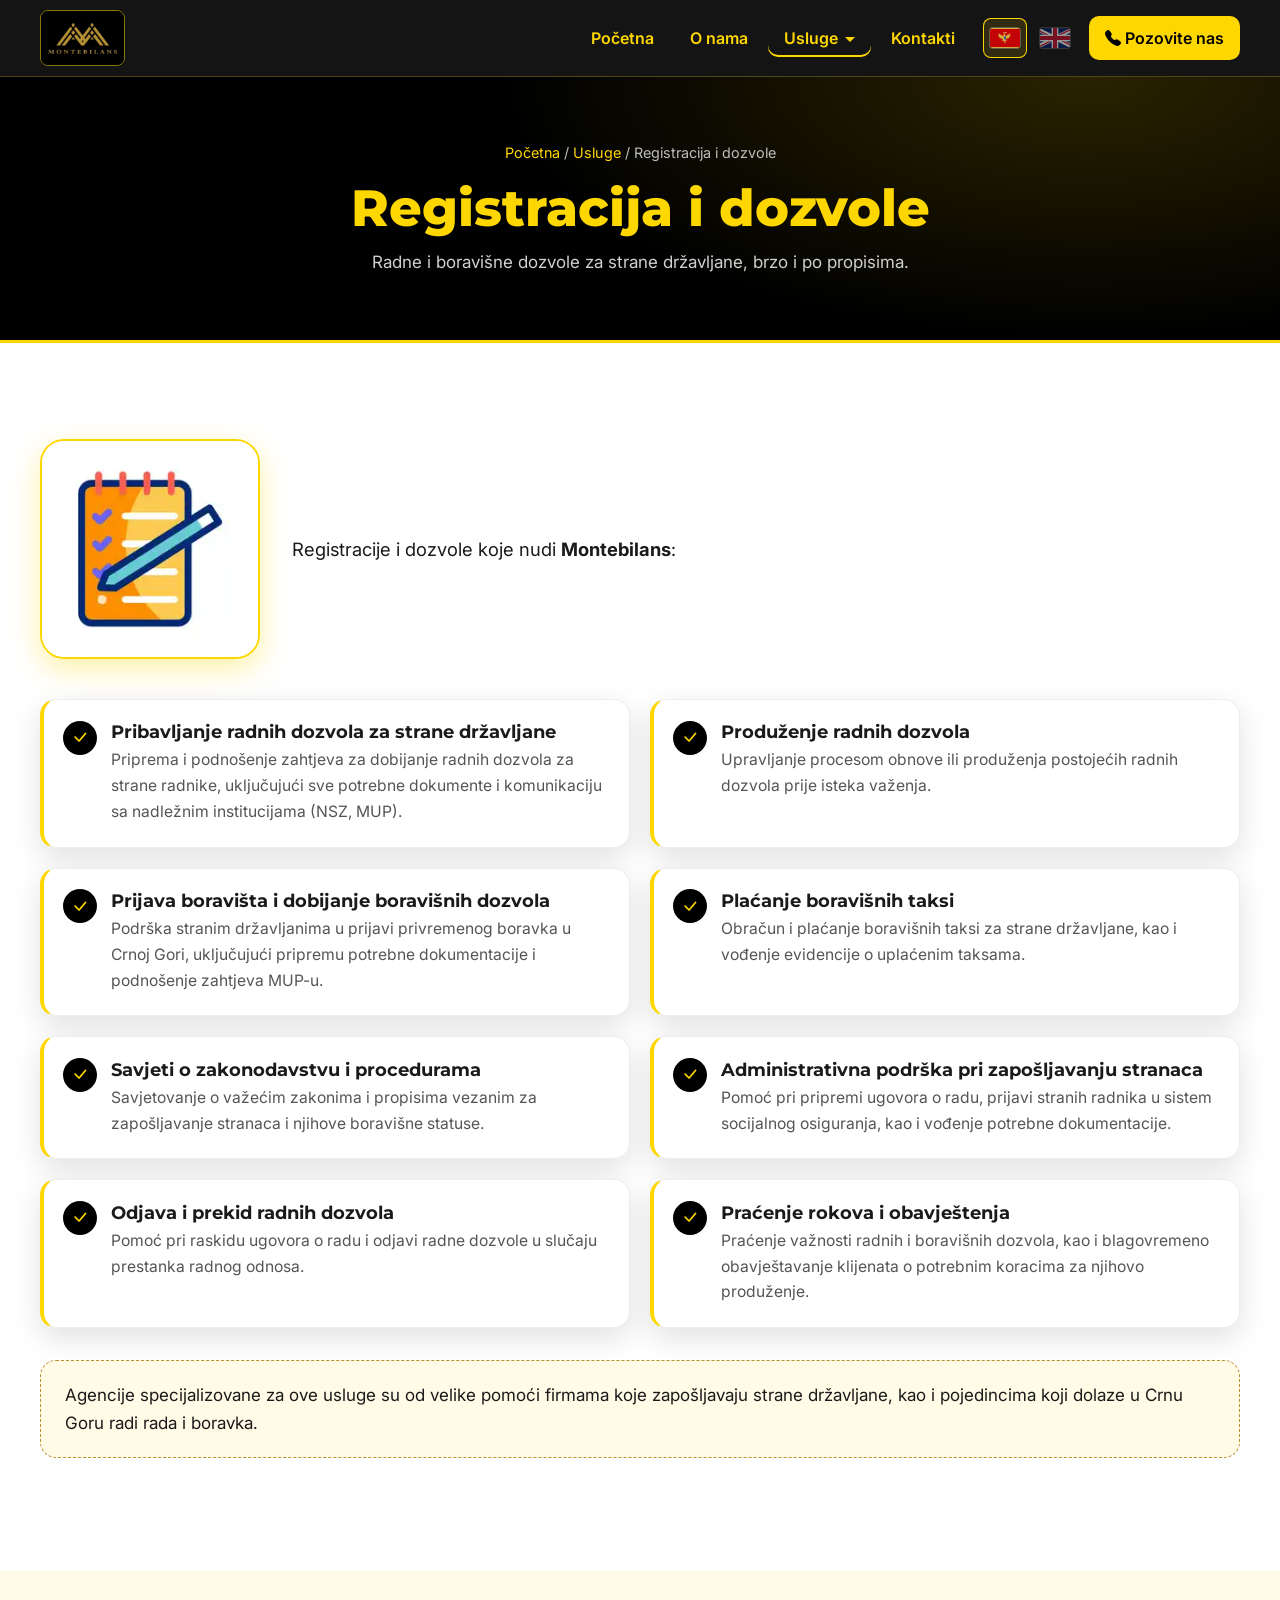
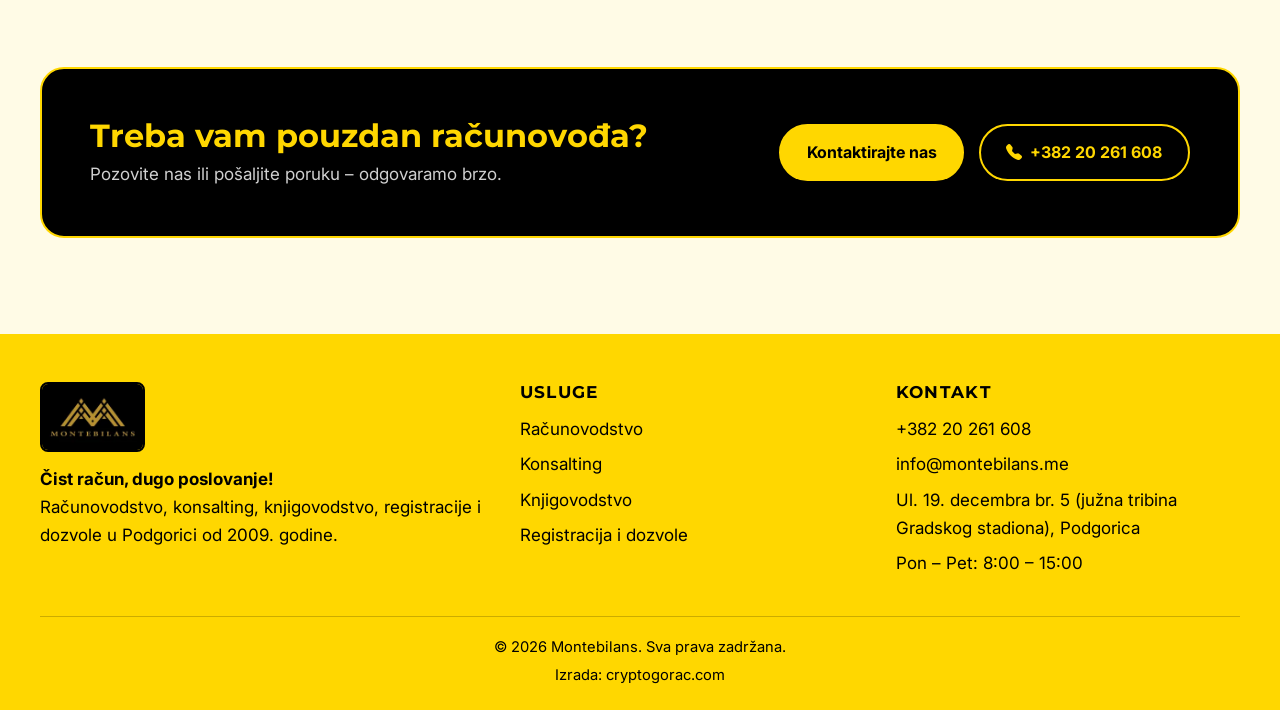
<file: registracija_dozvole.html>
<!DOCTYPE html>
<html lang="sr-Latn-ME" class="no-js">
<head>
    <meta charset="UTF-8">
    <meta name="viewport" content="width=device-width, initial-scale=1">
    <title>Registracija i dozvole – Montebilans</title>
    <meta name="description" content="Montebilans: radne i boravišne dozvole za strane državljane, prijava boravka, boravišne takse i administrativna podrška pri zapošljavanju stranaca.">
    <meta name="theme-color" content="#000000">
    <meta name="author" content="cryptogorac.com">
    <link rel="canonical" href="https://www.montebilans.me/registracija_dozvole.html">
    <link rel="alternate" hreflang="sr-ME" href="https://www.montebilans.me/registracija_dozvole.html">
    <link rel="alternate" hreflang="en" href="https://www.montebilans.me/en/permits.html">
    <link rel="alternate" hreflang="x-default" href="https://www.montebilans.me/registracija_dozvole.html">
    <meta property="og:type" content="website">
    <meta property="og:site_name" content="Montebilans">
    <meta property="og:title" content="Registracija i dozvole – Montebilans">
    <meta property="og:description" content="Montebilans: radne i boravišne dozvole za strane državljane, prijava boravka, boravišne takse i administrativna podrška pri zapošljavanju stranaca.">
    <meta property="og:image" content="https://www.montebilans.me/naslovna-slika.jpg">
    <meta property="og:locale" content="sr_ME">
    <link rel="icon" type="image/png" href="montebilans-zlatni.png">
    <link rel="apple-touch-icon" href="montebilans-zlatni.png">
    <link rel="preconnect" href="https://fonts.googleapis.com">
    <link rel="preconnect" href="https://fonts.gstatic.com" crossorigin>
    <link rel="preload" as="style" href="https://fonts.googleapis.com/css2?family=Inter:wght@400;500;600;700&family=Montserrat:wght@700;800&display=swap">
    <link rel="stylesheet" href="https://fonts.googleapis.com/css2?family=Inter:wght@400;500;600;700&family=Montserrat:wght@700;800&display=swap" media="print" onload="this.media='all'">
    <link rel="stylesheet" href="https://cdn.jsdelivr.net/npm/bootstrap-icons@1.11.3/font/bootstrap-icons.min.css" media="print" onload="this.media='all'">
    <noscript>
        <link rel="stylesheet" href="https://fonts.googleapis.com/css2?family=Inter:wght@400;500;600;700&family=Montserrat:wght@700;800&display=swap">
        <link rel="stylesheet" href="https://cdn.jsdelivr.net/npm/bootstrap-icons@1.11.3/font/bootstrap-icons.min.css">
    </noscript>
    <link rel="stylesheet" href="css/style.css">
</head>
<body>
    <a class="skip-link" href="#sadrzaj">Preskoči na sadržaj</a>
    <header class="site-header">
        <nav class="nav container" aria-label="Glavni meni">
            <a class="nav-logo" href="index.html" aria-label="Montebilans – početna">
                <img src="img/logo-220.webp" alt="Montebilans" width="86" height="56">
            </a>
            <button class="nav-toggle" type="button" aria-expanded="false" aria-controls="glavni-meni" aria-label="Otvori meni">
                <span></span>
            </button>
            <ul class="nav-menu" id="glavni-meni">
                <li><a href="index.html">Početna</a></li>
                <li><a href="o%20nama.html">O nama</a></li>
                <li class="dropdown">
                    <button class="dropdown-toggle" type="button" aria-expanded="false" aria-controls="meni-usluge" style="box-shadow: inset 0 -2px 0 var(--zlatna)">Usluge</button>
                    <ul class="dropdown-menu" id="meni-usluge">
                        <li><a href="racunovodstvo.html">Računovodstvo</a></li>
                        <li><a href="konsalting.html">Konsalting</a></li>
                        <li><a href="knjigovodstvo.html">Knjigovodstvo</a></li>
                        <li><a href="registracija_dozvole.html" aria-current="page">Registracija i dozvole</a></li>
                    </ul>
                </li>
                <li><a href="kontakti.html">Kontakti</a></li>
                <li class="jezik" role="group" aria-label="Jezik">
                    <a href="registracija_dozvole.html" hreflang="sr-ME" lang="sr-Latn-ME" title="Crnogorski" aria-current="true"><img src="img/zastava-me.svg" alt="Crnogorski" width="30" height="20"></a>
                    <a href="en/permits.html" hreflang="en" lang="en" title="English"><img src="img/zastava-gb.svg" alt="English" width="30" height="20"></a>
                </li>
                <li><a class="nav-cta" href="tel:+38220261608"><i class="bi bi-telephone-fill" aria-hidden="true"></i> Pozovite nas</a></li>
            </ul>
        </nav>
    </header>

    <main id="sadrzaj">
        <section class="zaglavlje-strane">
            <div class="container">
                <nav class="mrvice" aria-label="Putanja"><a href="index.html">Početna</a> <span aria-hidden="true">/</span> <a href="index.html#usluge">Usluge</a> <span aria-hidden="true">/</span> <span aria-current="page">Registracija i dozvole</span></nav>
                <h1>Registracija i dozvole</h1>
                <p>Radne i boravišne dozvole za strane državljane, brzo i po propisima.</p>
            </div>
        </section>

        <section class="sekcija">
            <div class="container">
                <div class="usluga-uvod pojava">
                    <img src="img/dozvole_G.webp" alt="Registracija i dozvole – ilustracija" width="220" height="220">
                    <p>Registracije i dozvole koje nudi <b>Montebilans</b>:</p>
                </div>
                <ul class="lista-usluga">
                    <li class="pojava">
                        <i class="bi bi-check-lg" aria-hidden="true"></i>
                        <h2>Pribavljanje radnih dozvola za strane državljane</h2>
                        <p>Priprema i podnošenje zahtjeva za dobijanje radnih dozvola za strane radnike, uključujući sve potrebne dokumente i komunikaciju sa nadležnim institucijama (NSZ, MUP).</p>
                    </li>
                    <li class="pojava">
                        <i class="bi bi-check-lg" aria-hidden="true"></i>
                        <h2>Produženje radnih dozvola</h2>
                        <p>Upravljanje procesom obnove ili produženja postojećih radnih dozvola prije isteka važenja.</p>
                    </li>
                    <li class="pojava">
                        <i class="bi bi-check-lg" aria-hidden="true"></i>
                        <h2>Prijava boravišta i dobijanje boravišnih dozvola</h2>
                        <p>Podrška stranim državljanima u prijavi privremenog boravka u Crnoj Gori, uključujući pripremu potrebne dokumentacije i podnošenje zahtjeva MUP-u.</p>
                    </li>
                    <li class="pojava">
                        <i class="bi bi-check-lg" aria-hidden="true"></i>
                        <h2>Plaćanje boravišnih taksi</h2>
                        <p>Obračun i plaćanje boravišnih taksi za strane državljane, kao i vođenje evidencije o uplaćenim taksama.</p>
                    </li>
                    <li class="pojava">
                        <i class="bi bi-check-lg" aria-hidden="true"></i>
                        <h2>Savjeti o zakonodavstvu i procedurama</h2>
                        <p>Savjetovanje o važećim zakonima i propisima vezanim za zapošljavanje stranaca i njihove boravišne statuse.</p>
                    </li>
                    <li class="pojava">
                        <i class="bi bi-check-lg" aria-hidden="true"></i>
                        <h2>Administrativna podrška pri zapošljavanju stranaca</h2>
                        <p>Pomoć pri pripremi ugovora o radu, prijavi stranih radnika u sistem socijalnog osiguranja, kao i vođenje potrebne dokumentacije.</p>
                    </li>
                    <li class="pojava">
                        <i class="bi bi-check-lg" aria-hidden="true"></i>
                        <h2>Odjava i prekid radnih dozvola</h2>
                        <p>Pomoć pri raskidu ugovora o radu i odjavi radne dozvole u slučaju prestanka radnog odnosa.</p>
                    </li>
                    <li class="pojava">
                        <i class="bi bi-check-lg" aria-hidden="true"></i>
                        <h2>Praćenje rokova i obavještenja</h2>
                        <p>Praćenje važnosti radnih i boravišnih dozvola, kao i blagovremeno obavještavanje klijenata o potrebnim koracima za njihovo produženje.</p>
                    </li>
                </ul>
                <p class="napomena pojava">Agencije specijalizovane za ove usluge su od velike pomoći firmama koje zapošljavaju strane državljane, kao i pojedincima koji dolaze u Crnu Goru radi rada i boravka.</p>
            </div>
        </section>
        <section class="sekcija sekcija-svijetla">
            <div class="container">
                <div class="cta pojava">
                    <div>
                        <h2>Treba vam pouzdan računovođa?</h2>
                        <p>Pozovite nas ili pošaljite poruku – odgovaramo brzo.</p>
                    </div>
                    <div class="hero-akcije">
                        <a class="btn btn-zlatno" href="kontakti.html">Kontaktirajte nas</a>
                        <a class="btn btn-obrub" href="tel:+38220261608"><i class="bi bi-telephone-fill" aria-hidden="true"></i> +382 20 261 608</a>
                    </div>
                </div>
            </div>
        </section>
    </main>

    <footer class="site-footer">
        <div class="container footer-grid">
            <div>
                <a class="footer-logo" href="index.html" aria-label="Montebilans – početna">
                    <img src="img/logo-220.webp" alt="Montebilans" width="108" height="70" loading="lazy">
                </a>
                <p><strong>Čist račun, dugo poslovanje!</strong><br>Računovodstvo, konsalting, knjigovodstvo, registracije i dozvole u Podgorici od 2009. godine.</p>
            </div>
            <div>
                <h2>Usluge</h2>
                <ul>
                    <li><a href="racunovodstvo.html">Računovodstvo</a></li>
                    <li><a href="konsalting.html">Konsalting</a></li>
                    <li><a href="knjigovodstvo.html">Knjigovodstvo</a></li>
                    <li><a href="registracija_dozvole.html">Registracija i dozvole</a></li>
                </ul>
            </div>
            <div>
                <h2>Kontakt</h2>
                <ul>
                    <li><a href="tel:+38220261608">+382 20 261 608</a></li>
                    <li><a href="mailto:info@montebilans.me">info@montebilans.me</a></li>
                    <li>Ul. 19. decembra br. 5 (južna tribina Gradskog stadiona), Podgorica</li>
                    <li>Pon – Pet: 8:00 – 15:00</li>
                </ul>
            </div>
        </div>
        <div class="container footer-dno">
            <span>© <span data-godina>2026</span> Montebilans. Sva prava zadržana.</span>
            <span>Izrada: <a href="https://cryptogorac.com" target="_blank" rel="nofollow noopener">cryptogorac.com</a></span>
        </div>
    </footer>

    <button class="na-vrh" type="button" aria-label="Nazad na vrh"><i class="bi bi-arrow-up" aria-hidden="true"></i></button>
    <script src="js/main.js" defer></script>
</body>
</html>
</file>
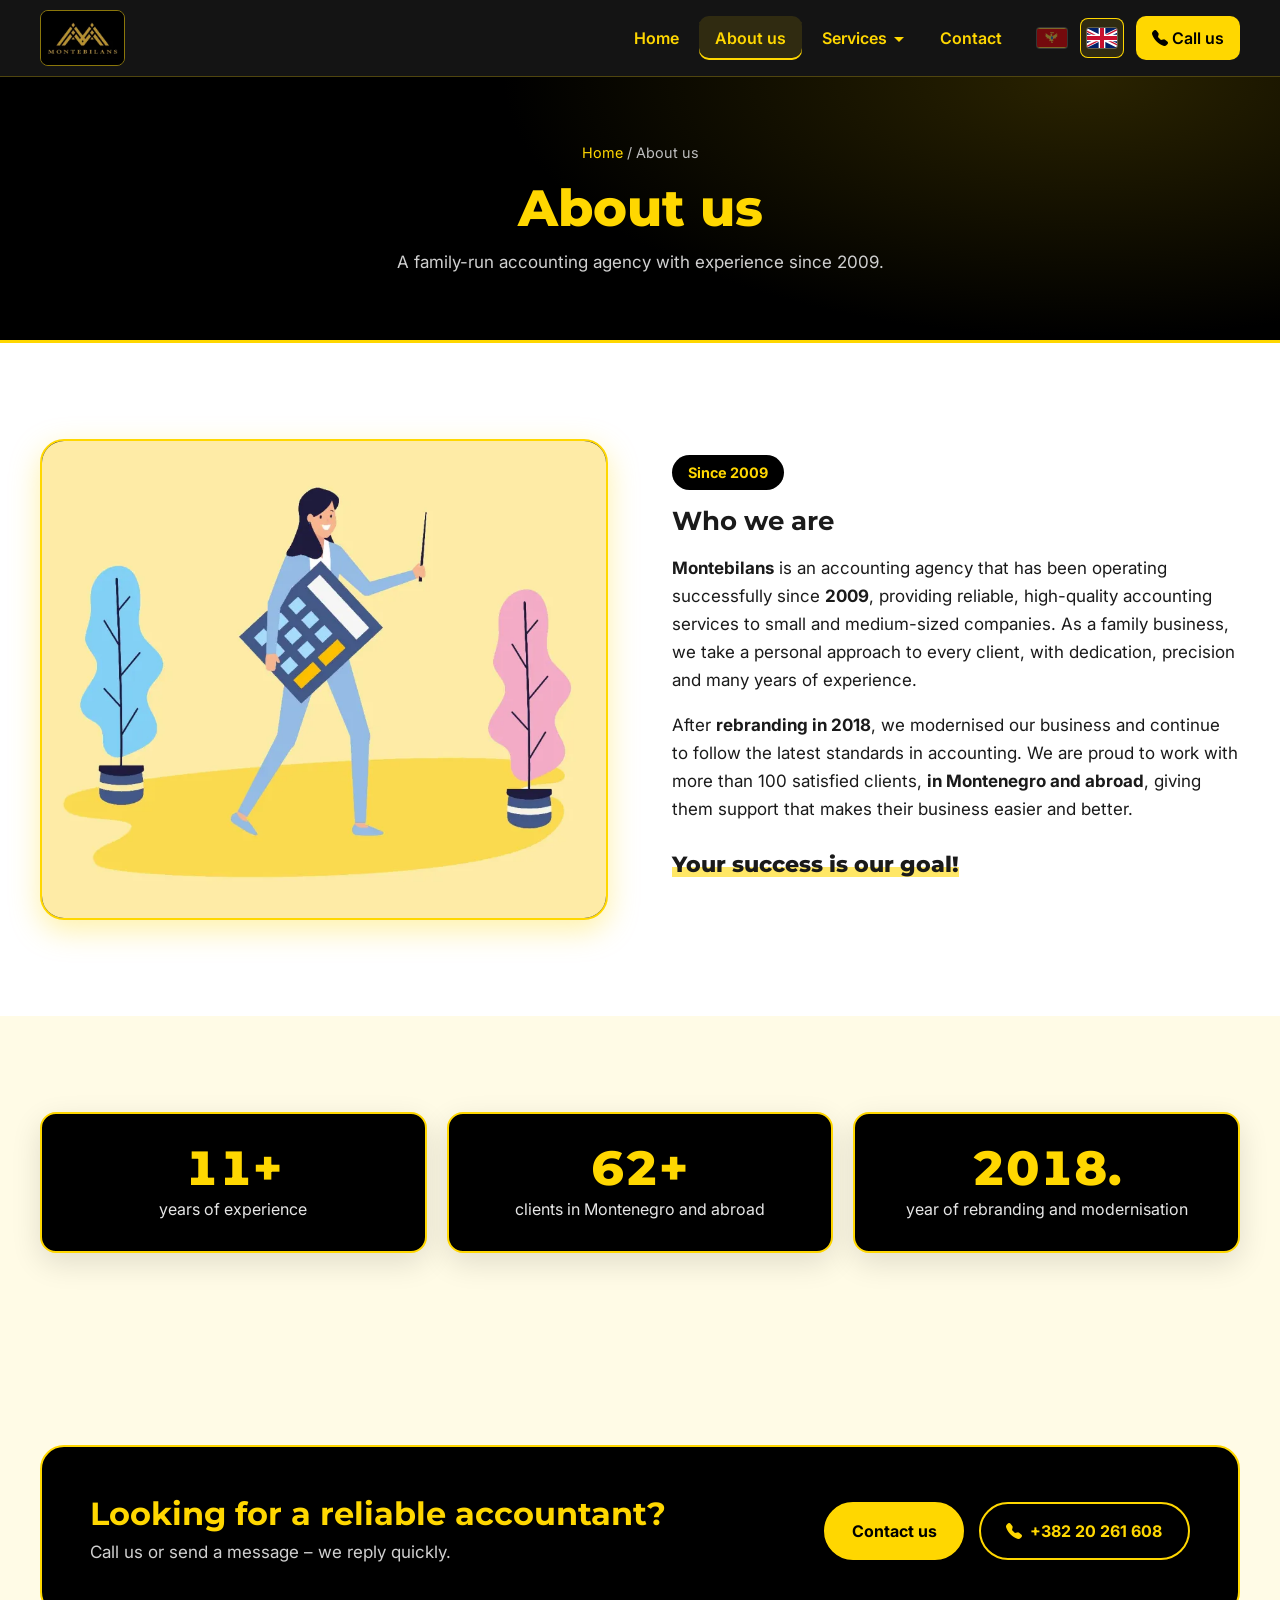
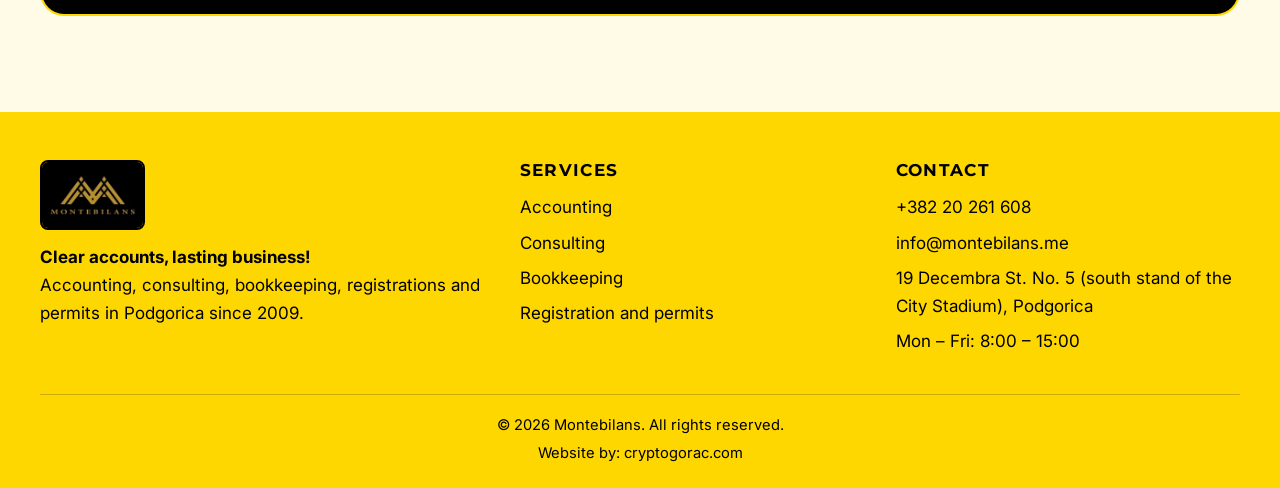
<file: en/about.html>
<!DOCTYPE html>
<html lang="en" class="no-js">
<head>
    <meta charset="UTF-8">
    <meta name="viewport" content="width=device-width, initial-scale=1">
    <title>About us – Montebilans</title>
    <meta name="description" content="Montebilans is a family-run accounting agency in Podgorica that has worked with small and medium-sized companies in Montenegro and abroad since 2009.">
    <meta name="theme-color" content="#000000">
    <meta name="author" content="cryptogorac.com">
    <link rel="canonical" href="https://www.montebilans.me/en/about.html">
    <link rel="alternate" hreflang="sr-ME" href="https://www.montebilans.me/o%20nama.html">
    <link rel="alternate" hreflang="en" href="https://www.montebilans.me/en/about.html">
    <link rel="alternate" hreflang="x-default" href="https://www.montebilans.me/o%20nama.html">
    <meta property="og:type" content="website">
    <meta property="og:site_name" content="Montebilans">
    <meta property="og:title" content="About us – Montebilans">
    <meta property="og:description" content="Montebilans is a family-run accounting agency in Podgorica that has worked with small and medium-sized companies in Montenegro and abroad since 2009.">
    <meta property="og:image" content="https://www.montebilans.me/naslovna-slika.jpg">
    <meta property="og:locale" content="en_GB">
    <link rel="icon" type="image/png" href="../montebilans-zlatni.png">
    <link rel="apple-touch-icon" href="../montebilans-zlatni.png">
    <link rel="preconnect" href="https://fonts.googleapis.com">
    <link rel="preconnect" href="https://fonts.gstatic.com" crossorigin>
    <link rel="preload" as="style" href="https://fonts.googleapis.com/css2?family=Inter:wght@400;500;600;700&family=Montserrat:wght@700;800&display=swap">
    <link rel="stylesheet" href="https://fonts.googleapis.com/css2?family=Inter:wght@400;500;600;700&family=Montserrat:wght@700;800&display=swap" media="print" onload="this.media='all'">
    <link rel="stylesheet" href="https://cdn.jsdelivr.net/npm/bootstrap-icons@1.11.3/font/bootstrap-icons.min.css" media="print" onload="this.media='all'">
    <noscript>
        <link rel="stylesheet" href="https://fonts.googleapis.com/css2?family=Inter:wght@400;500;600;700&family=Montserrat:wght@700;800&display=swap">
        <link rel="stylesheet" href="https://cdn.jsdelivr.net/npm/bootstrap-icons@1.11.3/font/bootstrap-icons.min.css">
    </noscript>
    <link rel="stylesheet" href="../css/style.css">
</head>
<body>
    <a class="skip-link" href="#sadrzaj">Skip to content</a>
    <header class="site-header">
        <nav class="nav container" aria-label="Main menu">
            <a class="nav-logo" href="index.html" aria-label="Montebilans – home">
                <img src="../img/logo-220.webp" alt="Montebilans" width="86" height="56">
            </a>
            <button class="nav-toggle" type="button" aria-expanded="false" aria-controls="glavni-meni" aria-label="Open menu">
                <span></span>
            </button>
            <ul class="nav-menu" id="glavni-meni">
                <li><a href="index.html">Home</a></li>
                <li><a href="about.html" aria-current="page">About us</a></li>
                <li class="dropdown">
                    <button class="dropdown-toggle" type="button" aria-expanded="false" aria-controls="meni-usluge">Services</button>
                    <ul class="dropdown-menu" id="meni-usluge">
                        <li><a href="accounting.html">Accounting</a></li>
                        <li><a href="consulting.html">Consulting</a></li>
                        <li><a href="bookkeeping.html">Bookkeeping</a></li>
                        <li><a href="permits.html">Registration and permits</a></li>
                    </ul>
                </li>
                <li><a href="contact.html">Contact</a></li>
                <li class="jezik" role="group" aria-label="Language">
                    <a href="../o%20nama.html" hreflang="sr-ME" lang="sr-Latn-ME" title="Crnogorski"><img src="../img/zastava-me.svg" alt="Crnogorski" width="30" height="20"></a>
                    <a href="about.html" hreflang="en" lang="en" title="English" aria-current="true"><img src="../img/zastava-gb.svg" alt="English" width="30" height="20"></a>
                </li>
                <li><a class="nav-cta" href="tel:+38220261608"><i class="bi bi-telephone-fill" aria-hidden="true"></i> Call us</a></li>
            </ul>
        </nav>
    </header>

    <main id="sadrzaj">
        <section class="zaglavlje-strane">
            <div class="container">
                <nav class="mrvice" aria-label="Breadcrumb"><a href="index.html">Home</a> <span aria-hidden="true">/</span> <span aria-current="page">About us</span></nav>
                <h1>About us</h1>
                <p>A family-run accounting agency with experience since 2009.</p>
            </div>
        </section>

        <section class="sekcija">
            <div class="container dvije-kolone">
                <div class="okvir-slike pojava">
                    <img src="../img/o-nama-900.webp" alt="The Montebilans team" width="900" height="761" loading="lazy">
                </div>
                <div class="pojava">
                    <span class="oznaka-zlatna">Since 2009</span>
                    <h2>Who we are</h2>
                    <p><b>Montebilans</b> is an accounting agency that has been operating successfully since <b>2009</b>, providing reliable, high-quality accounting services to small and medium-sized companies. As a family business, we take a personal approach to every client, with dedication, precision and many years of experience.</p>
                    <p>After <b>rebranding in 2018</b>, we modernised our business and continue to follow the latest standards in accounting. We are proud to work with more than 100 satisfied clients, <b>in Montenegro and abroad</b>, giving them support that makes their business easier and better.</p>
                    <p class="citat"><span>Your success is our goal!</span></p>
                </div>
            </div>
        </section>

        <section class="sekcija sekcija-svijetla">
            <div class="container">
                <div class="brojaci pojava">
                    <div class="brojac"><strong data-od="2009" data-do="godine" data-sufiks="+">0</strong><span>years of experience</span></div>
                    <div class="brojac"><strong data-do="100" data-sufiks="+">0</strong><span>clients in Montenegro and abroad</span></div>
                    <div class="brojac"><strong>2018.</strong><span>year of rebranding and modernisation</span></div>
                </div>
            </div>
        </section>
        <section class="sekcija sekcija-svijetla">
            <div class="container">
                <div class="cta pojava">
                    <div>
                        <h2>Looking for a reliable accountant?</h2>
                        <p>Call us or send a message – we reply quickly.</p>
                    </div>
                    <div class="hero-akcije">
                        <a class="btn btn-zlatno" href="contact.html">Contact us</a>
                        <a class="btn btn-obrub" href="tel:+38220261608"><i class="bi bi-telephone-fill" aria-hidden="true"></i> +382 20 261 608</a>
                    </div>
                </div>
            </div>
        </section>
    </main>

    <footer class="site-footer">
        <div class="container footer-grid">
            <div>
                <a class="footer-logo" href="index.html" aria-label="Montebilans – home">
                    <img src="../img/logo-220.webp" alt="Montebilans" width="108" height="70" loading="lazy">
                </a>
                <p><strong>Clear accounts, lasting business!</strong><br>Accounting, consulting, bookkeeping, registrations and permits in Podgorica since 2009.</p>
            </div>
            <div>
                <h2>Services</h2>
                <ul>
                    <li><a href="accounting.html">Accounting</a></li>
                    <li><a href="consulting.html">Consulting</a></li>
                    <li><a href="bookkeeping.html">Bookkeeping</a></li>
                    <li><a href="permits.html">Registration and permits</a></li>
                </ul>
            </div>
            <div>
                <h2>Contact</h2>
                <ul>
                    <li><a href="tel:+38220261608">+382 20 261 608</a></li>
                    <li><a href="mailto:info@montebilans.me">info@montebilans.me</a></li>
                    <li>19 Decembra St. No. 5 (south stand of the City Stadium), Podgorica</li>
                    <li>Mon – Fri: 8:00 – 15:00</li>
                </ul>
            </div>
        </div>
        <div class="container footer-dno">
            <span>© <span data-godina>2026</span> Montebilans. All rights reserved.</span>
            <span>Website by: <a href="https://cryptogorac.com" target="_blank" rel="nofollow noopener">cryptogorac.com</a></span>
        </div>
    </footer>

    <button class="na-vrh" type="button" aria-label="Back to top"><i class="bi bi-arrow-up" aria-hidden="true"></i></button>
    <script src="../js/main.js" defer></script>
</body>
</html>
</file>
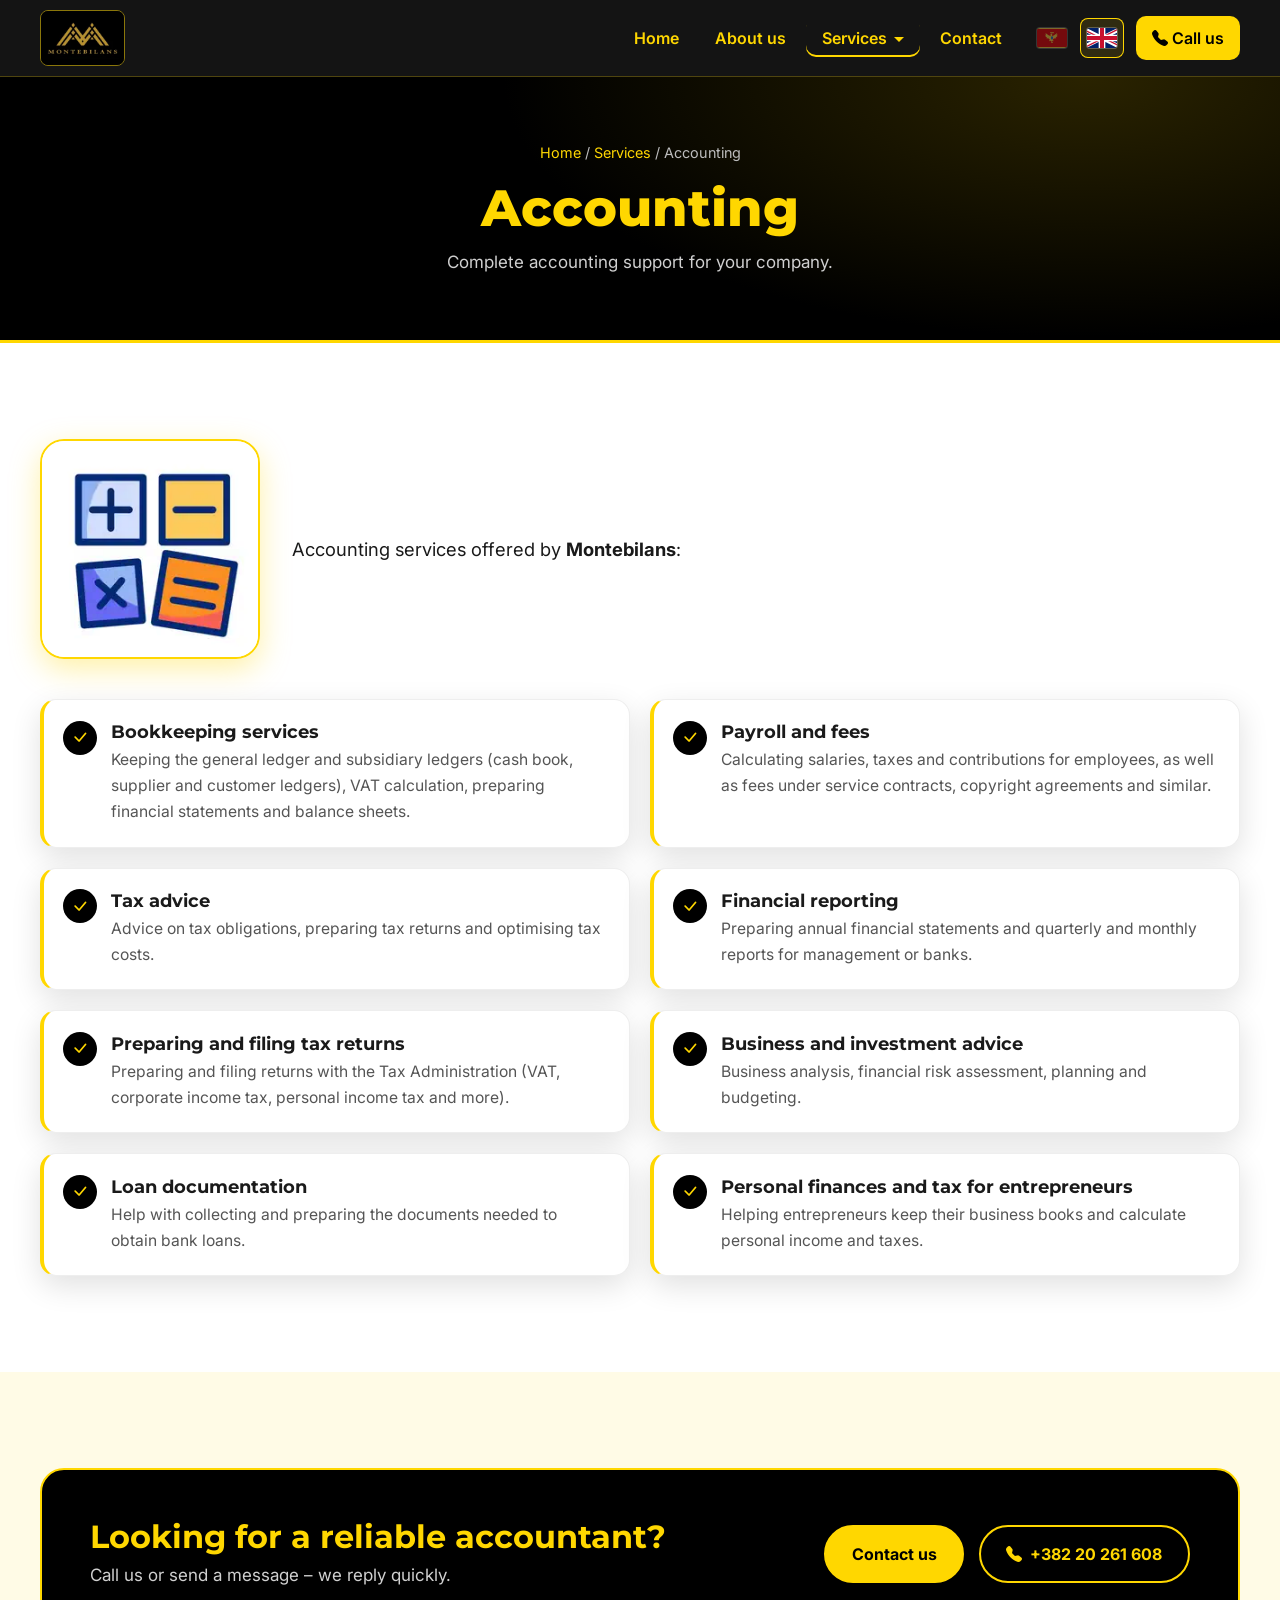
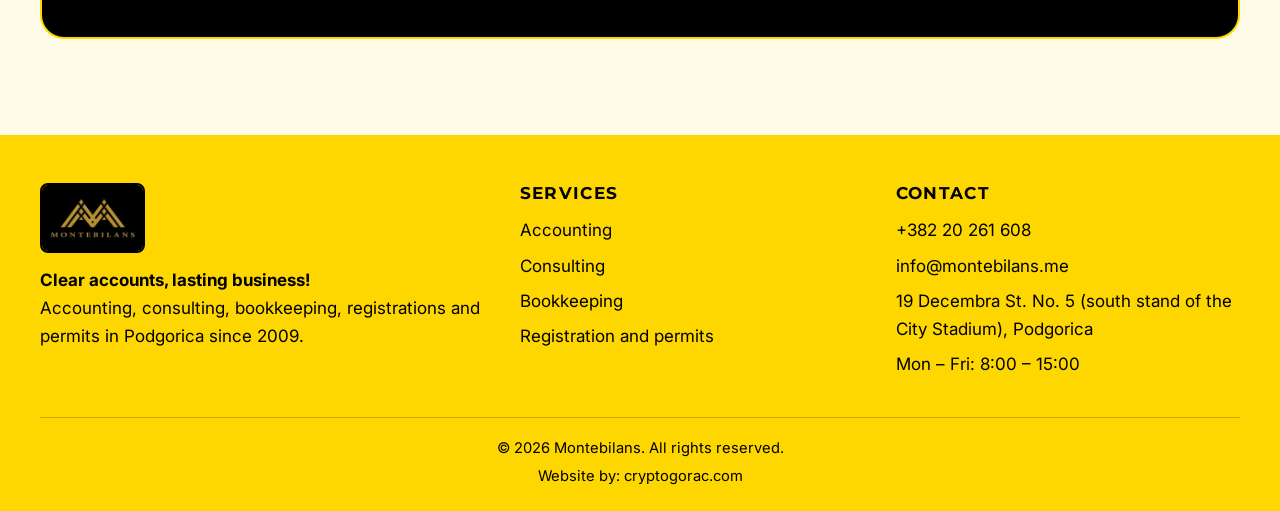
<file: en/accounting.html>
<!DOCTYPE html>
<html lang="en" class="no-js">
<head>
    <meta charset="UTF-8">
    <meta name="viewport" content="width=device-width, initial-scale=1">
    <title>Accounting – Montebilans</title>
    <meta name="description" content="Montebilans accounting services in Podgorica: bookkeeping, payroll, tax advice, financial statements and tax returns.">
    <meta name="theme-color" content="#000000">
    <meta name="author" content="cryptogorac.com">
    <link rel="canonical" href="https://www.montebilans.me/en/accounting.html">
    <link rel="alternate" hreflang="sr-ME" href="https://www.montebilans.me/racunovodstvo.html">
    <link rel="alternate" hreflang="en" href="https://www.montebilans.me/en/accounting.html">
    <link rel="alternate" hreflang="x-default" href="https://www.montebilans.me/racunovodstvo.html">
    <meta property="og:type" content="website">
    <meta property="og:site_name" content="Montebilans">
    <meta property="og:title" content="Accounting – Montebilans">
    <meta property="og:description" content="Montebilans accounting services in Podgorica: bookkeeping, payroll, tax advice, financial statements and tax returns.">
    <meta property="og:image" content="https://www.montebilans.me/naslovna-slika.jpg">
    <meta property="og:locale" content="en_GB">
    <link rel="icon" type="image/png" href="../montebilans-zlatni.png">
    <link rel="apple-touch-icon" href="../montebilans-zlatni.png">
    <link rel="preconnect" href="https://fonts.googleapis.com">
    <link rel="preconnect" href="https://fonts.gstatic.com" crossorigin>
    <link rel="preload" as="style" href="https://fonts.googleapis.com/css2?family=Inter:wght@400;500;600;700&family=Montserrat:wght@700;800&display=swap">
    <link rel="stylesheet" href="https://fonts.googleapis.com/css2?family=Inter:wght@400;500;600;700&family=Montserrat:wght@700;800&display=swap" media="print" onload="this.media='all'">
    <link rel="stylesheet" href="https://cdn.jsdelivr.net/npm/bootstrap-icons@1.11.3/font/bootstrap-icons.min.css" media="print" onload="this.media='all'">
    <noscript>
        <link rel="stylesheet" href="https://fonts.googleapis.com/css2?family=Inter:wght@400;500;600;700&family=Montserrat:wght@700;800&display=swap">
        <link rel="stylesheet" href="https://cdn.jsdelivr.net/npm/bootstrap-icons@1.11.3/font/bootstrap-icons.min.css">
    </noscript>
    <link rel="stylesheet" href="../css/style.css">
</head>
<body>
    <a class="skip-link" href="#sadrzaj">Skip to content</a>
    <header class="site-header">
        <nav class="nav container" aria-label="Main menu">
            <a class="nav-logo" href="index.html" aria-label="Montebilans – home">
                <img src="../img/logo-220.webp" alt="Montebilans" width="86" height="56">
            </a>
            <button class="nav-toggle" type="button" aria-expanded="false" aria-controls="glavni-meni" aria-label="Open menu">
                <span></span>
            </button>
            <ul class="nav-menu" id="glavni-meni">
                <li><a href="index.html">Home</a></li>
                <li><a href="about.html">About us</a></li>
                <li class="dropdown">
                    <button class="dropdown-toggle" type="button" aria-expanded="false" aria-controls="meni-usluge" style="box-shadow: inset 0 -2px 0 var(--zlatna)">Services</button>
                    <ul class="dropdown-menu" id="meni-usluge">
                        <li><a href="accounting.html" aria-current="page">Accounting</a></li>
                        <li><a href="consulting.html">Consulting</a></li>
                        <li><a href="bookkeeping.html">Bookkeeping</a></li>
                        <li><a href="permits.html">Registration and permits</a></li>
                    </ul>
                </li>
                <li><a href="contact.html">Contact</a></li>
                <li class="jezik" role="group" aria-label="Language">
                    <a href="../racunovodstvo.html" hreflang="sr-ME" lang="sr-Latn-ME" title="Crnogorski"><img src="../img/zastava-me.svg" alt="Crnogorski" width="30" height="20"></a>
                    <a href="accounting.html" hreflang="en" lang="en" title="English" aria-current="true"><img src="../img/zastava-gb.svg" alt="English" width="30" height="20"></a>
                </li>
                <li><a class="nav-cta" href="tel:+38220261608"><i class="bi bi-telephone-fill" aria-hidden="true"></i> Call us</a></li>
            </ul>
        </nav>
    </header>

    <main id="sadrzaj">
        <section class="zaglavlje-strane">
            <div class="container">
                <nav class="mrvice" aria-label="Breadcrumb"><a href="index.html">Home</a> <span aria-hidden="true">/</span> <a href="index.html#usluge">Services</a> <span aria-hidden="true">/</span> <span aria-current="page">Accounting</span></nav>
                <h1>Accounting</h1>
                <p>Complete accounting support for your company.</p>
            </div>
        </section>

        <section class="sekcija">
            <div class="container">
                <div class="usluga-uvod pojava">
                    <img src="../img/racunovodstvo_G.webp" alt="Accounting – illustration" width="220" height="220">
                    <p>Accounting services offered by <b>Montebilans</b>:</p>
                </div>
                <ul class="lista-usluga">
                    <li class="pojava">
                        <i class="bi bi-check-lg" aria-hidden="true"></i>
                        <h2>Bookkeeping services</h2>
                        <p>Keeping the general ledger and subsidiary ledgers (cash book, supplier and customer ledgers), VAT calculation, preparing financial statements and balance sheets.</p>
                    </li>
                    <li class="pojava">
                        <i class="bi bi-check-lg" aria-hidden="true"></i>
                        <h2>Payroll and fees</h2>
                        <p>Calculating salaries, taxes and contributions for employees, as well as fees under service contracts, copyright agreements and similar.</p>
                    </li>
                    <li class="pojava">
                        <i class="bi bi-check-lg" aria-hidden="true"></i>
                        <h2>Tax advice</h2>
                        <p>Advice on tax obligations, preparing tax returns and optimising tax costs.</p>
                    </li>
                    <li class="pojava">
                        <i class="bi bi-check-lg" aria-hidden="true"></i>
                        <h2>Financial reporting</h2>
                        <p>Preparing annual financial statements and quarterly and monthly reports for management or banks.</p>
                    </li>
                    <li class="pojava">
                        <i class="bi bi-check-lg" aria-hidden="true"></i>
                        <h2>Preparing and filing tax returns</h2>
                        <p>Preparing and filing returns with the Tax Administration (VAT, corporate income tax, personal income tax and more).</p>
                    </li>
                    <li class="pojava">
                        <i class="bi bi-check-lg" aria-hidden="true"></i>
                        <h2>Business and investment advice</h2>
                        <p>Business analysis, financial risk assessment, planning and budgeting.</p>
                    </li>
                    <li class="pojava">
                        <i class="bi bi-check-lg" aria-hidden="true"></i>
                        <h2>Loan documentation</h2>
                        <p>Help with collecting and preparing the documents needed to obtain bank loans.</p>
                    </li>
                    <li class="pojava">
                        <i class="bi bi-check-lg" aria-hidden="true"></i>
                        <h2>Personal finances and tax for entrepreneurs</h2>
                        <p>Helping entrepreneurs keep their business books and calculate personal income and taxes.</p>
                    </li>
                </ul>
            </div>
        </section>
        <section class="sekcija sekcija-svijetla">
            <div class="container">
                <div class="cta pojava">
                    <div>
                        <h2>Looking for a reliable accountant?</h2>
                        <p>Call us or send a message – we reply quickly.</p>
                    </div>
                    <div class="hero-akcije">
                        <a class="btn btn-zlatno" href="contact.html">Contact us</a>
                        <a class="btn btn-obrub" href="tel:+38220261608"><i class="bi bi-telephone-fill" aria-hidden="true"></i> +382 20 261 608</a>
                    </div>
                </div>
            </div>
        </section>
    </main>

    <footer class="site-footer">
        <div class="container footer-grid">
            <div>
                <a class="footer-logo" href="index.html" aria-label="Montebilans – home">
                    <img src="../img/logo-220.webp" alt="Montebilans" width="108" height="70" loading="lazy">
                </a>
                <p><strong>Clear accounts, lasting business!</strong><br>Accounting, consulting, bookkeeping, registrations and permits in Podgorica since 2009.</p>
            </div>
            <div>
                <h2>Services</h2>
                <ul>
                    <li><a href="accounting.html">Accounting</a></li>
                    <li><a href="consulting.html">Consulting</a></li>
                    <li><a href="bookkeeping.html">Bookkeeping</a></li>
                    <li><a href="permits.html">Registration and permits</a></li>
                </ul>
            </div>
            <div>
                <h2>Contact</h2>
                <ul>
                    <li><a href="tel:+38220261608">+382 20 261 608</a></li>
                    <li><a href="mailto:info@montebilans.me">info@montebilans.me</a></li>
                    <li>19 Decembra St. No. 5 (south stand of the City Stadium), Podgorica</li>
                    <li>Mon – Fri: 8:00 – 15:00</li>
                </ul>
            </div>
        </div>
        <div class="container footer-dno">
            <span>© <span data-godina>2026</span> Montebilans. All rights reserved.</span>
            <span>Website by: <a href="https://cryptogorac.com" target="_blank" rel="nofollow noopener">cryptogorac.com</a></span>
        </div>
    </footer>

    <button class="na-vrh" type="button" aria-label="Back to top"><i class="bi bi-arrow-up" aria-hidden="true"></i></button>
    <script src="../js/main.js" defer></script>
</body>
</html>
</file>
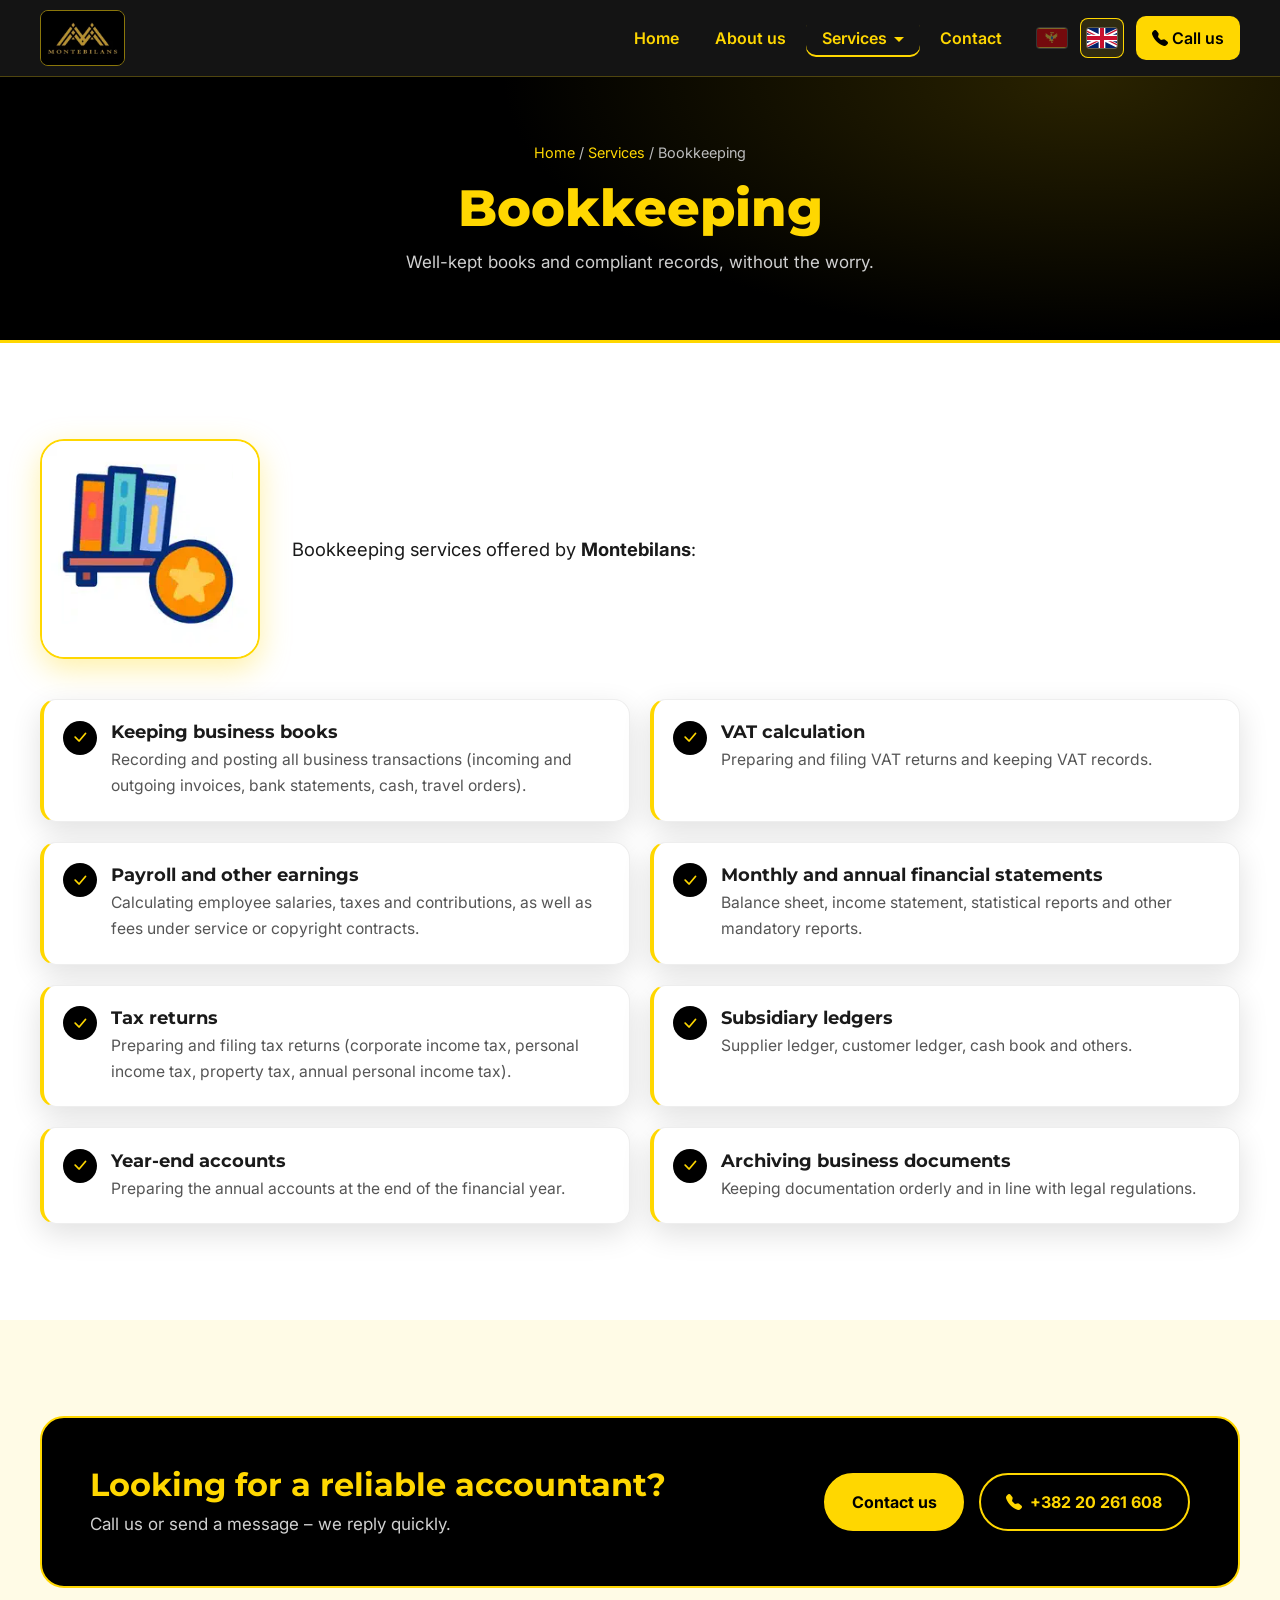
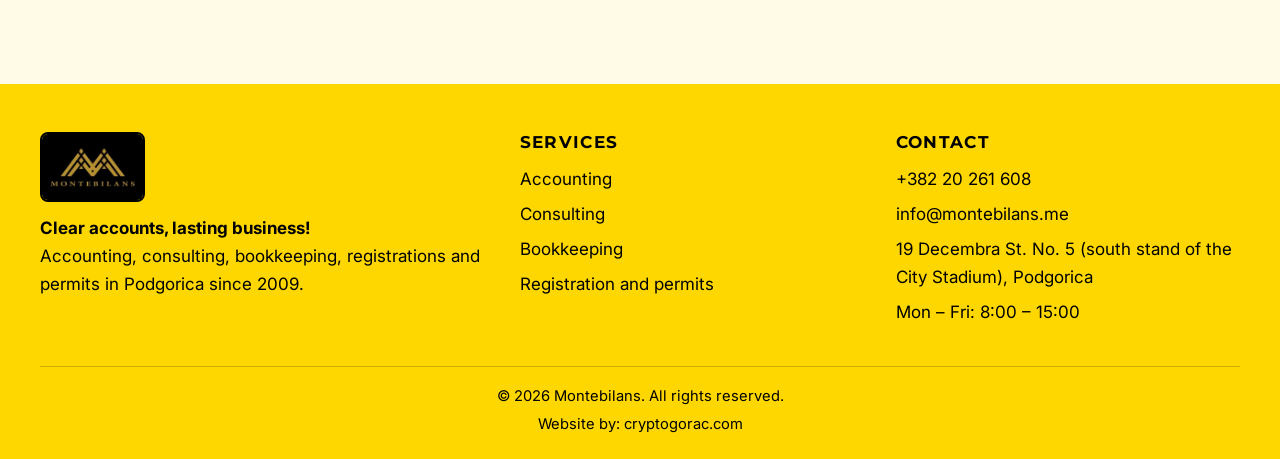
<file: en/bookkeeping.html>
<!DOCTYPE html>
<html lang="en" class="no-js">
<head>
    <meta charset="UTF-8">
    <meta name="viewport" content="width=device-width, initial-scale=1">
    <title>Bookkeeping – Montebilans</title>
    <meta name="description" content="Montebilans bookkeeping services: keeping business books, VAT and payroll, financial statements, tax returns and year-end accounts.">
    <meta name="theme-color" content="#000000">
    <meta name="author" content="cryptogorac.com">
    <link rel="canonical" href="https://www.montebilans.me/en/bookkeeping.html">
    <link rel="alternate" hreflang="sr-ME" href="https://www.montebilans.me/knjigovodstvo.html">
    <link rel="alternate" hreflang="en" href="https://www.montebilans.me/en/bookkeeping.html">
    <link rel="alternate" hreflang="x-default" href="https://www.montebilans.me/knjigovodstvo.html">
    <meta property="og:type" content="website">
    <meta property="og:site_name" content="Montebilans">
    <meta property="og:title" content="Bookkeeping – Montebilans">
    <meta property="og:description" content="Montebilans bookkeeping services: keeping business books, VAT and payroll, financial statements, tax returns and year-end accounts.">
    <meta property="og:image" content="https://www.montebilans.me/naslovna-slika.jpg">
    <meta property="og:locale" content="en_GB">
    <link rel="icon" type="image/png" href="../montebilans-zlatni.png">
    <link rel="apple-touch-icon" href="../montebilans-zlatni.png">
    <link rel="preconnect" href="https://fonts.googleapis.com">
    <link rel="preconnect" href="https://fonts.gstatic.com" crossorigin>
    <link rel="preload" as="style" href="https://fonts.googleapis.com/css2?family=Inter:wght@400;500;600;700&family=Montserrat:wght@700;800&display=swap">
    <link rel="stylesheet" href="https://fonts.googleapis.com/css2?family=Inter:wght@400;500;600;700&family=Montserrat:wght@700;800&display=swap" media="print" onload="this.media='all'">
    <link rel="stylesheet" href="https://cdn.jsdelivr.net/npm/bootstrap-icons@1.11.3/font/bootstrap-icons.min.css" media="print" onload="this.media='all'">
    <noscript>
        <link rel="stylesheet" href="https://fonts.googleapis.com/css2?family=Inter:wght@400;500;600;700&family=Montserrat:wght@700;800&display=swap">
        <link rel="stylesheet" href="https://cdn.jsdelivr.net/npm/bootstrap-icons@1.11.3/font/bootstrap-icons.min.css">
    </noscript>
    <link rel="stylesheet" href="../css/style.css">
</head>
<body>
    <a class="skip-link" href="#sadrzaj">Skip to content</a>
    <header class="site-header">
        <nav class="nav container" aria-label="Main menu">
            <a class="nav-logo" href="index.html" aria-label="Montebilans – home">
                <img src="../img/logo-220.webp" alt="Montebilans" width="86" height="56">
            </a>
            <button class="nav-toggle" type="button" aria-expanded="false" aria-controls="glavni-meni" aria-label="Open menu">
                <span></span>
            </button>
            <ul class="nav-menu" id="glavni-meni">
                <li><a href="index.html">Home</a></li>
                <li><a href="about.html">About us</a></li>
                <li class="dropdown">
                    <button class="dropdown-toggle" type="button" aria-expanded="false" aria-controls="meni-usluge" style="box-shadow: inset 0 -2px 0 var(--zlatna)">Services</button>
                    <ul class="dropdown-menu" id="meni-usluge">
                        <li><a href="accounting.html">Accounting</a></li>
                        <li><a href="consulting.html">Consulting</a></li>
                        <li><a href="bookkeeping.html" aria-current="page">Bookkeeping</a></li>
                        <li><a href="permits.html">Registration and permits</a></li>
                    </ul>
                </li>
                <li><a href="contact.html">Contact</a></li>
                <li class="jezik" role="group" aria-label="Language">
                    <a href="../knjigovodstvo.html" hreflang="sr-ME" lang="sr-Latn-ME" title="Crnogorski"><img src="../img/zastava-me.svg" alt="Crnogorski" width="30" height="20"></a>
                    <a href="bookkeeping.html" hreflang="en" lang="en" title="English" aria-current="true"><img src="../img/zastava-gb.svg" alt="English" width="30" height="20"></a>
                </li>
                <li><a class="nav-cta" href="tel:+38220261608"><i class="bi bi-telephone-fill" aria-hidden="true"></i> Call us</a></li>
            </ul>
        </nav>
    </header>

    <main id="sadrzaj">
        <section class="zaglavlje-strane">
            <div class="container">
                <nav class="mrvice" aria-label="Breadcrumb"><a href="index.html">Home</a> <span aria-hidden="true">/</span> <a href="index.html#usluge">Services</a> <span aria-hidden="true">/</span> <span aria-current="page">Bookkeeping</span></nav>
                <h1>Bookkeeping</h1>
                <p>Well-kept books and compliant records, without the worry.</p>
            </div>
        </section>

        <section class="sekcija">
            <div class="container">
                <div class="usluga-uvod pojava">
                    <img src="../img/knigovodstvo_G.webp" alt="Bookkeeping – illustration" width="220" height="220">
                    <p>Bookkeeping services offered by <b>Montebilans</b>:</p>
                </div>
                <ul class="lista-usluga">
                    <li class="pojava">
                        <i class="bi bi-check-lg" aria-hidden="true"></i>
                        <h2>Keeping business books</h2>
                        <p>Recording and posting all business transactions (incoming and outgoing invoices, bank statements, cash, travel orders).</p>
                    </li>
                    <li class="pojava">
                        <i class="bi bi-check-lg" aria-hidden="true"></i>
                        <h2>VAT calculation</h2>
                        <p>Preparing and filing VAT returns and keeping VAT records.</p>
                    </li>
                    <li class="pojava">
                        <i class="bi bi-check-lg" aria-hidden="true"></i>
                        <h2>Payroll and other earnings</h2>
                        <p>Calculating employee salaries, taxes and contributions, as well as fees under service or copyright contracts.</p>
                    </li>
                    <li class="pojava">
                        <i class="bi bi-check-lg" aria-hidden="true"></i>
                        <h2>Monthly and annual financial statements</h2>
                        <p>Balance sheet, income statement, statistical reports and other mandatory reports.</p>
                    </li>
                    <li class="pojava">
                        <i class="bi bi-check-lg" aria-hidden="true"></i>
                        <h2>Tax returns</h2>
                        <p>Preparing and filing tax returns (corporate income tax, personal income tax, property tax, annual personal income tax).</p>
                    </li>
                    <li class="pojava">
                        <i class="bi bi-check-lg" aria-hidden="true"></i>
                        <h2>Subsidiary ledgers</h2>
                        <p>Supplier ledger, customer ledger, cash book and others.</p>
                    </li>
                    <li class="pojava">
                        <i class="bi bi-check-lg" aria-hidden="true"></i>
                        <h2>Year-end accounts</h2>
                        <p>Preparing the annual accounts at the end of the financial year.</p>
                    </li>
                    <li class="pojava">
                        <i class="bi bi-check-lg" aria-hidden="true"></i>
                        <h2>Archiving business documents</h2>
                        <p>Keeping documentation orderly and in line with legal regulations.</p>
                    </li>
                </ul>
            </div>
        </section>
        <section class="sekcija sekcija-svijetla">
            <div class="container">
                <div class="cta pojava">
                    <div>
                        <h2>Looking for a reliable accountant?</h2>
                        <p>Call us or send a message – we reply quickly.</p>
                    </div>
                    <div class="hero-akcije">
                        <a class="btn btn-zlatno" href="contact.html">Contact us</a>
                        <a class="btn btn-obrub" href="tel:+38220261608"><i class="bi bi-telephone-fill" aria-hidden="true"></i> +382 20 261 608</a>
                    </div>
                </div>
            </div>
        </section>
    </main>

    <footer class="site-footer">
        <div class="container footer-grid">
            <div>
                <a class="footer-logo" href="index.html" aria-label="Montebilans – home">
                    <img src="../img/logo-220.webp" alt="Montebilans" width="108" height="70" loading="lazy">
                </a>
                <p><strong>Clear accounts, lasting business!</strong><br>Accounting, consulting, bookkeeping, registrations and permits in Podgorica since 2009.</p>
            </div>
            <div>
                <h2>Services</h2>
                <ul>
                    <li><a href="accounting.html">Accounting</a></li>
                    <li><a href="consulting.html">Consulting</a></li>
                    <li><a href="bookkeeping.html">Bookkeeping</a></li>
                    <li><a href="permits.html">Registration and permits</a></li>
                </ul>
            </div>
            <div>
                <h2>Contact</h2>
                <ul>
                    <li><a href="tel:+38220261608">+382 20 261 608</a></li>
                    <li><a href="mailto:info@montebilans.me">info@montebilans.me</a></li>
                    <li>19 Decembra St. No. 5 (south stand of the City Stadium), Podgorica</li>
                    <li>Mon – Fri: 8:00 – 15:00</li>
                </ul>
            </div>
        </div>
        <div class="container footer-dno">
            <span>© <span data-godina>2026</span> Montebilans. All rights reserved.</span>
            <span>Website by: <a href="https://cryptogorac.com" target="_blank" rel="nofollow noopener">cryptogorac.com</a></span>
        </div>
    </footer>

    <button class="na-vrh" type="button" aria-label="Back to top"><i class="bi bi-arrow-up" aria-hidden="true"></i></button>
    <script src="../js/main.js" defer></script>
</body>
</html>
</file>
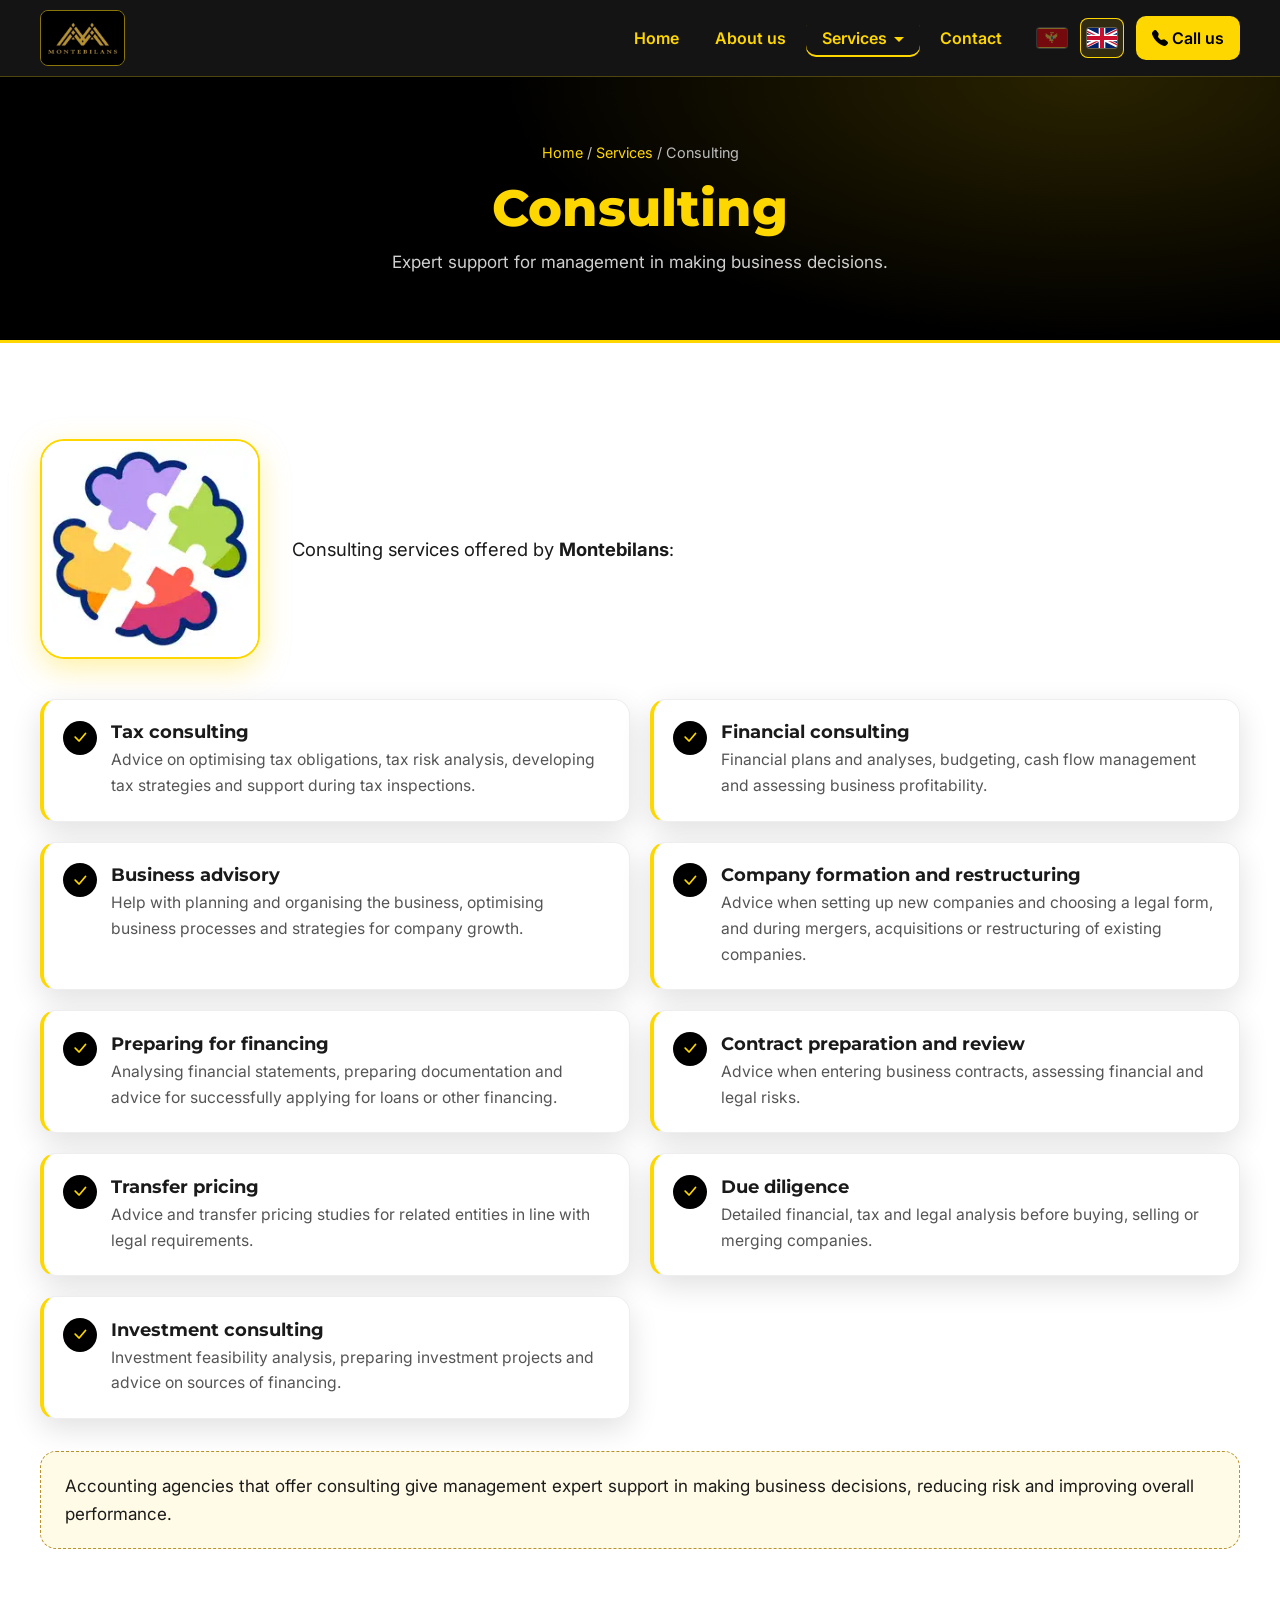
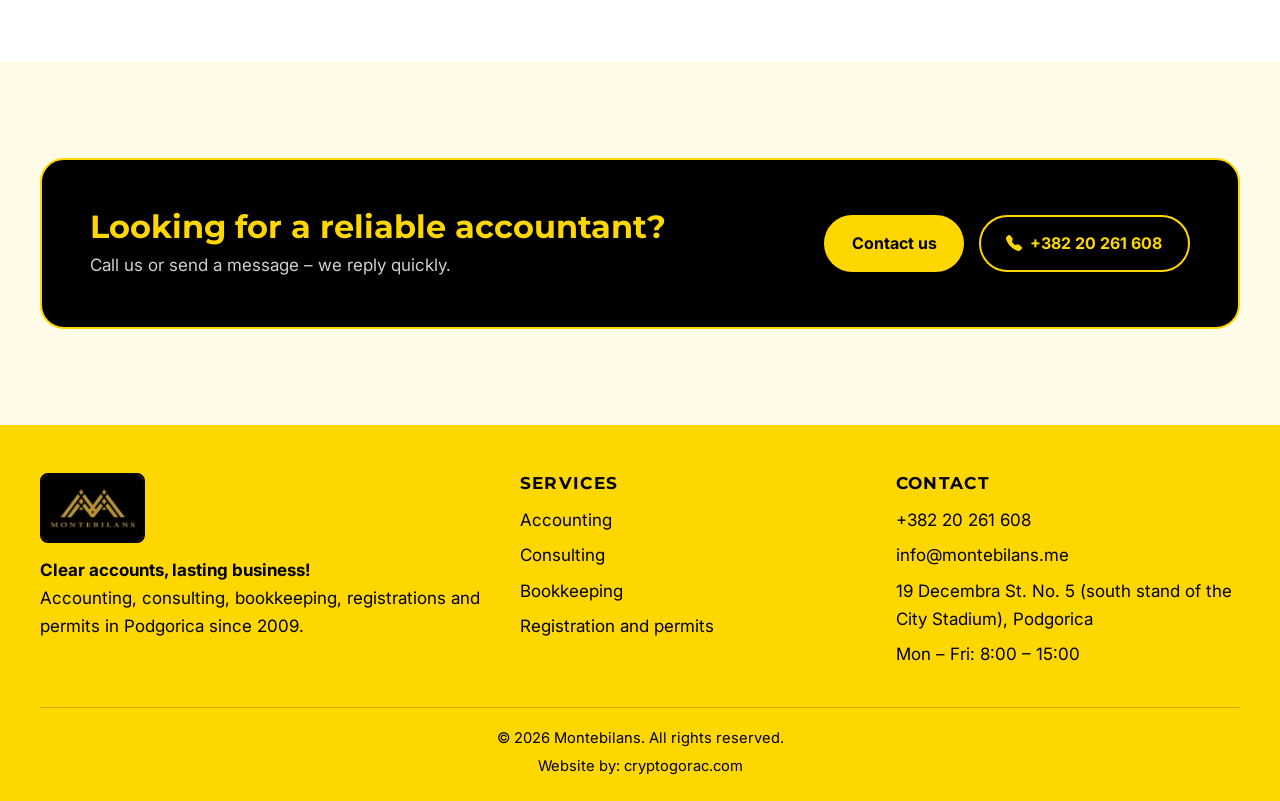
<file: en/consulting.html>
<!DOCTYPE html>
<html lang="en" class="no-js">
<head>
    <meta charset="UTF-8">
    <meta name="viewport" content="width=device-width, initial-scale=1">
    <title>Consulting – Montebilans</title>
    <meta name="description" content="Montebilans consulting services: tax, financial and business consulting, transfer pricing, due diligence and investment consulting.">
    <meta name="theme-color" content="#000000">
    <meta name="author" content="cryptogorac.com">
    <link rel="canonical" href="https://www.montebilans.me/en/consulting.html">
    <link rel="alternate" hreflang="sr-ME" href="https://www.montebilans.me/konsalting.html">
    <link rel="alternate" hreflang="en" href="https://www.montebilans.me/en/consulting.html">
    <link rel="alternate" hreflang="x-default" href="https://www.montebilans.me/konsalting.html">
    <meta property="og:type" content="website">
    <meta property="og:site_name" content="Montebilans">
    <meta property="og:title" content="Consulting – Montebilans">
    <meta property="og:description" content="Montebilans consulting services: tax, financial and business consulting, transfer pricing, due diligence and investment consulting.">
    <meta property="og:image" content="https://www.montebilans.me/naslovna-slika.jpg">
    <meta property="og:locale" content="en_GB">
    <link rel="icon" type="image/png" href="../montebilans-zlatni.png">
    <link rel="apple-touch-icon" href="../montebilans-zlatni.png">
    <link rel="preconnect" href="https://fonts.googleapis.com">
    <link rel="preconnect" href="https://fonts.gstatic.com" crossorigin>
    <link rel="preload" as="style" href="https://fonts.googleapis.com/css2?family=Inter:wght@400;500;600;700&family=Montserrat:wght@700;800&display=swap">
    <link rel="stylesheet" href="https://fonts.googleapis.com/css2?family=Inter:wght@400;500;600;700&family=Montserrat:wght@700;800&display=swap" media="print" onload="this.media='all'">
    <link rel="stylesheet" href="https://cdn.jsdelivr.net/npm/bootstrap-icons@1.11.3/font/bootstrap-icons.min.css" media="print" onload="this.media='all'">
    <noscript>
        <link rel="stylesheet" href="https://fonts.googleapis.com/css2?family=Inter:wght@400;500;600;700&family=Montserrat:wght@700;800&display=swap">
        <link rel="stylesheet" href="https://cdn.jsdelivr.net/npm/bootstrap-icons@1.11.3/font/bootstrap-icons.min.css">
    </noscript>
    <link rel="stylesheet" href="../css/style.css">
</head>
<body>
    <a class="skip-link" href="#sadrzaj">Skip to content</a>
    <header class="site-header">
        <nav class="nav container" aria-label="Main menu">
            <a class="nav-logo" href="index.html" aria-label="Montebilans – home">
                <img src="../img/logo-220.webp" alt="Montebilans" width="86" height="56">
            </a>
            <button class="nav-toggle" type="button" aria-expanded="false" aria-controls="glavni-meni" aria-label="Open menu">
                <span></span>
            </button>
            <ul class="nav-menu" id="glavni-meni">
                <li><a href="index.html">Home</a></li>
                <li><a href="about.html">About us</a></li>
                <li class="dropdown">
                    <button class="dropdown-toggle" type="button" aria-expanded="false" aria-controls="meni-usluge" style="box-shadow: inset 0 -2px 0 var(--zlatna)">Services</button>
                    <ul class="dropdown-menu" id="meni-usluge">
                        <li><a href="accounting.html">Accounting</a></li>
                        <li><a href="consulting.html" aria-current="page">Consulting</a></li>
                        <li><a href="bookkeeping.html">Bookkeeping</a></li>
                        <li><a href="permits.html">Registration and permits</a></li>
                    </ul>
                </li>
                <li><a href="contact.html">Contact</a></li>
                <li class="jezik" role="group" aria-label="Language">
                    <a href="../konsalting.html" hreflang="sr-ME" lang="sr-Latn-ME" title="Crnogorski"><img src="../img/zastava-me.svg" alt="Crnogorski" width="30" height="20"></a>
                    <a href="consulting.html" hreflang="en" lang="en" title="English" aria-current="true"><img src="../img/zastava-gb.svg" alt="English" width="30" height="20"></a>
                </li>
                <li><a class="nav-cta" href="tel:+38220261608"><i class="bi bi-telephone-fill" aria-hidden="true"></i> Call us</a></li>
            </ul>
        </nav>
    </header>

    <main id="sadrzaj">
        <section class="zaglavlje-strane">
            <div class="container">
                <nav class="mrvice" aria-label="Breadcrumb"><a href="index.html">Home</a> <span aria-hidden="true">/</span> <a href="index.html#usluge">Services</a> <span aria-hidden="true">/</span> <span aria-current="page">Consulting</span></nav>
                <h1>Consulting</h1>
                <p>Expert support for management in making business decisions.</p>
            </div>
        </section>

        <section class="sekcija">
            <div class="container">
                <div class="usluga-uvod pojava">
                    <img src="../img/konsalting_G.webp" alt="Consulting – illustration" width="220" height="220">
                    <p>Consulting services offered by <b>Montebilans</b>:</p>
                </div>
                <ul class="lista-usluga">
                    <li class="pojava">
                        <i class="bi bi-check-lg" aria-hidden="true"></i>
                        <h2>Tax consulting</h2>
                        <p>Advice on optimising tax obligations, tax risk analysis, developing tax strategies and support during tax inspections.</p>
                    </li>
                    <li class="pojava">
                        <i class="bi bi-check-lg" aria-hidden="true"></i>
                        <h2>Financial consulting</h2>
                        <p>Financial plans and analyses, budgeting, cash flow management and assessing business profitability.</p>
                    </li>
                    <li class="pojava">
                        <i class="bi bi-check-lg" aria-hidden="true"></i>
                        <h2>Business advisory</h2>
                        <p>Help with planning and organising the business, optimising business processes and strategies for company growth.</p>
                    </li>
                    <li class="pojava">
                        <i class="bi bi-check-lg" aria-hidden="true"></i>
                        <h2>Company formation and restructuring</h2>
                        <p>Advice when setting up new companies and choosing a legal form, and during mergers, acquisitions or restructuring of existing companies.</p>
                    </li>
                    <li class="pojava">
                        <i class="bi bi-check-lg" aria-hidden="true"></i>
                        <h2>Preparing for financing</h2>
                        <p>Analysing financial statements, preparing documentation and advice for successfully applying for loans or other financing.</p>
                    </li>
                    <li class="pojava">
                        <i class="bi bi-check-lg" aria-hidden="true"></i>
                        <h2>Contract preparation and review</h2>
                        <p>Advice when entering business contracts, assessing financial and legal risks.</p>
                    </li>
                    <li class="pojava">
                        <i class="bi bi-check-lg" aria-hidden="true"></i>
                        <h2>Transfer pricing</h2>
                        <p>Advice and transfer pricing studies for related entities in line with legal requirements.</p>
                    </li>
                    <li class="pojava">
                        <i class="bi bi-check-lg" aria-hidden="true"></i>
                        <h2>Due diligence</h2>
                        <p>Detailed financial, tax and legal analysis before buying, selling or merging companies.</p>
                    </li>
                    <li class="pojava">
                        <i class="bi bi-check-lg" aria-hidden="true"></i>
                        <h2>Investment consulting</h2>
                        <p>Investment feasibility analysis, preparing investment projects and advice on sources of financing.</p>
                    </li>
                </ul>
                <p class="napomena pojava">Accounting agencies that offer consulting give management expert support in making business decisions, reducing risk and improving overall performance.</p>
            </div>
        </section>
        <section class="sekcija sekcija-svijetla">
            <div class="container">
                <div class="cta pojava">
                    <div>
                        <h2>Looking for a reliable accountant?</h2>
                        <p>Call us or send a message – we reply quickly.</p>
                    </div>
                    <div class="hero-akcije">
                        <a class="btn btn-zlatno" href="contact.html">Contact us</a>
                        <a class="btn btn-obrub" href="tel:+38220261608"><i class="bi bi-telephone-fill" aria-hidden="true"></i> +382 20 261 608</a>
                    </div>
                </div>
            </div>
        </section>
    </main>

    <footer class="site-footer">
        <div class="container footer-grid">
            <div>
                <a class="footer-logo" href="index.html" aria-label="Montebilans – home">
                    <img src="../img/logo-220.webp" alt="Montebilans" width="108" height="70" loading="lazy">
                </a>
                <p><strong>Clear accounts, lasting business!</strong><br>Accounting, consulting, bookkeeping, registrations and permits in Podgorica since 2009.</p>
            </div>
            <div>
                <h2>Services</h2>
                <ul>
                    <li><a href="accounting.html">Accounting</a></li>
                    <li><a href="consulting.html">Consulting</a></li>
                    <li><a href="bookkeeping.html">Bookkeeping</a></li>
                    <li><a href="permits.html">Registration and permits</a></li>
                </ul>
            </div>
            <div>
                <h2>Contact</h2>
                <ul>
                    <li><a href="tel:+38220261608">+382 20 261 608</a></li>
                    <li><a href="mailto:info@montebilans.me">info@montebilans.me</a></li>
                    <li>19 Decembra St. No. 5 (south stand of the City Stadium), Podgorica</li>
                    <li>Mon – Fri: 8:00 – 15:00</li>
                </ul>
            </div>
        </div>
        <div class="container footer-dno">
            <span>© <span data-godina>2026</span> Montebilans. All rights reserved.</span>
            <span>Website by: <a href="https://cryptogorac.com" target="_blank" rel="nofollow noopener">cryptogorac.com</a></span>
        </div>
    </footer>

    <button class="na-vrh" type="button" aria-label="Back to top"><i class="bi bi-arrow-up" aria-hidden="true"></i></button>
    <script src="../js/main.js" defer></script>
</body>
</html>
</file>
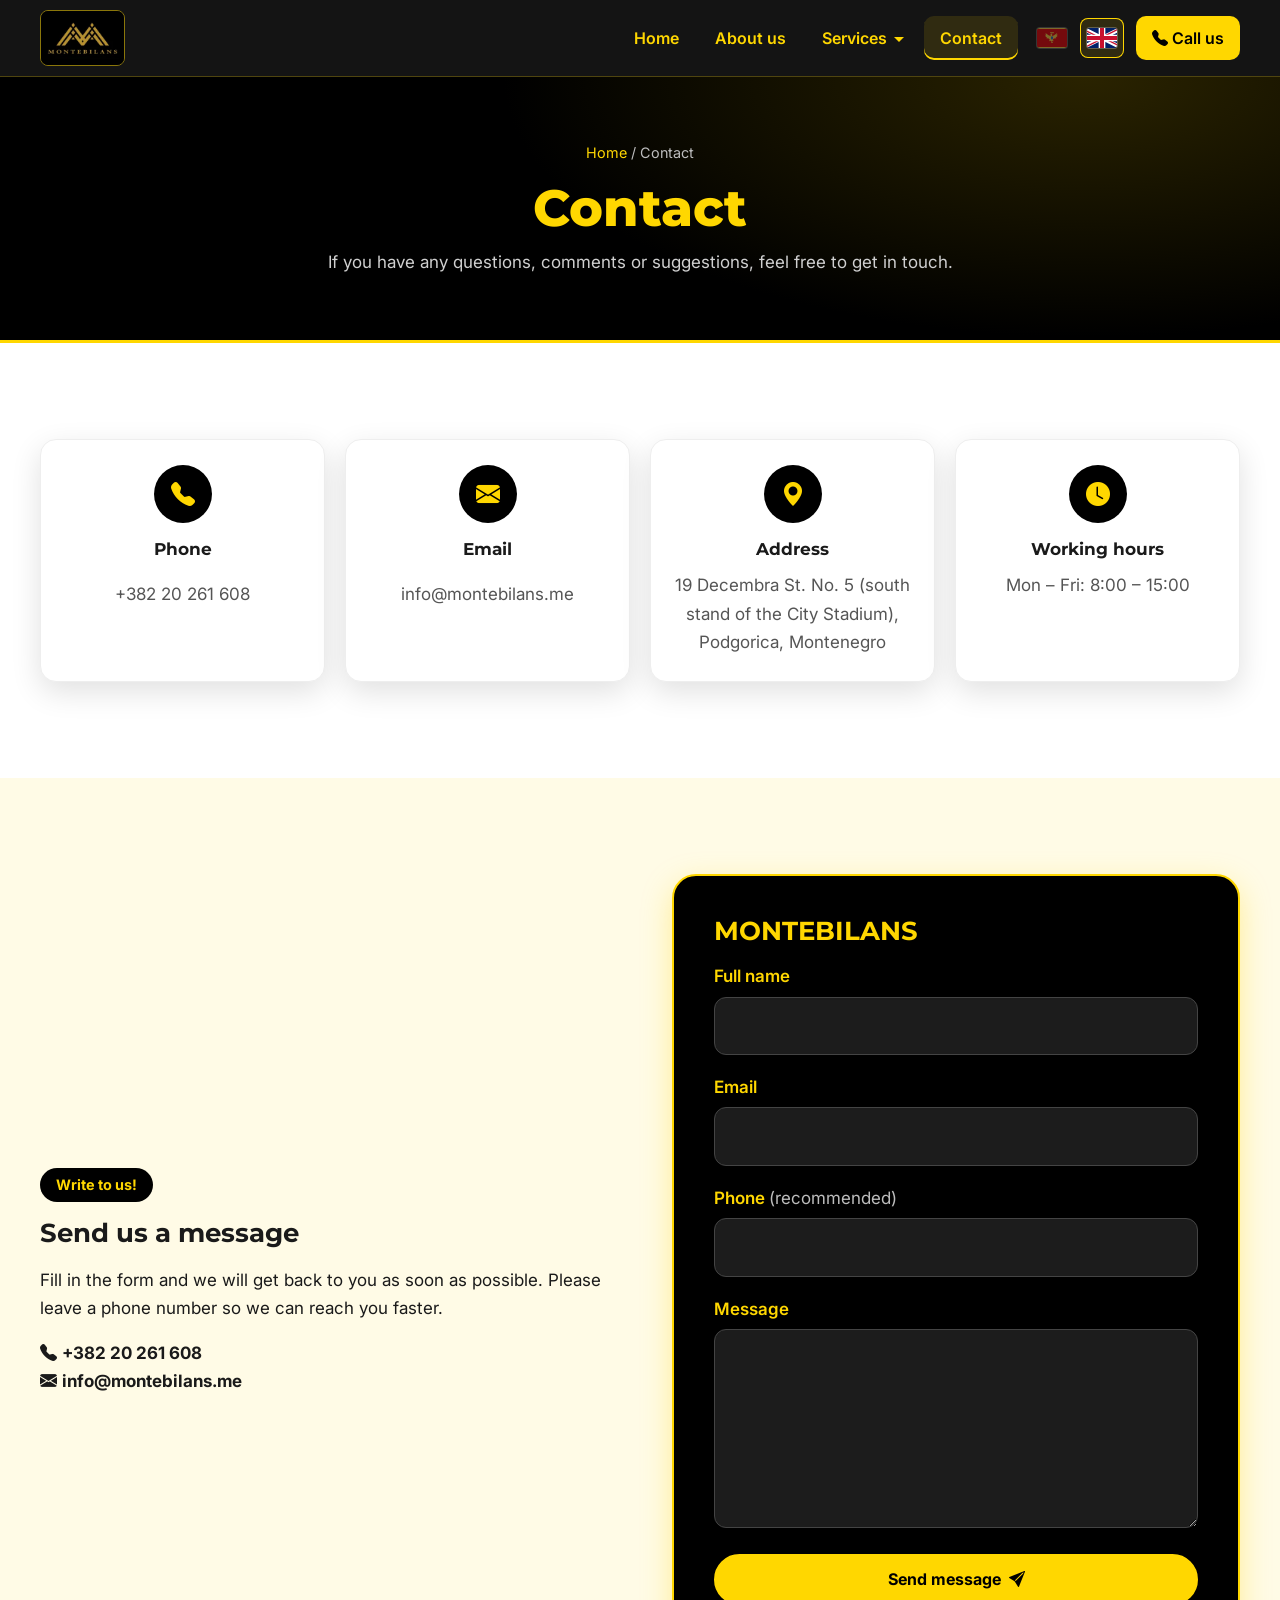
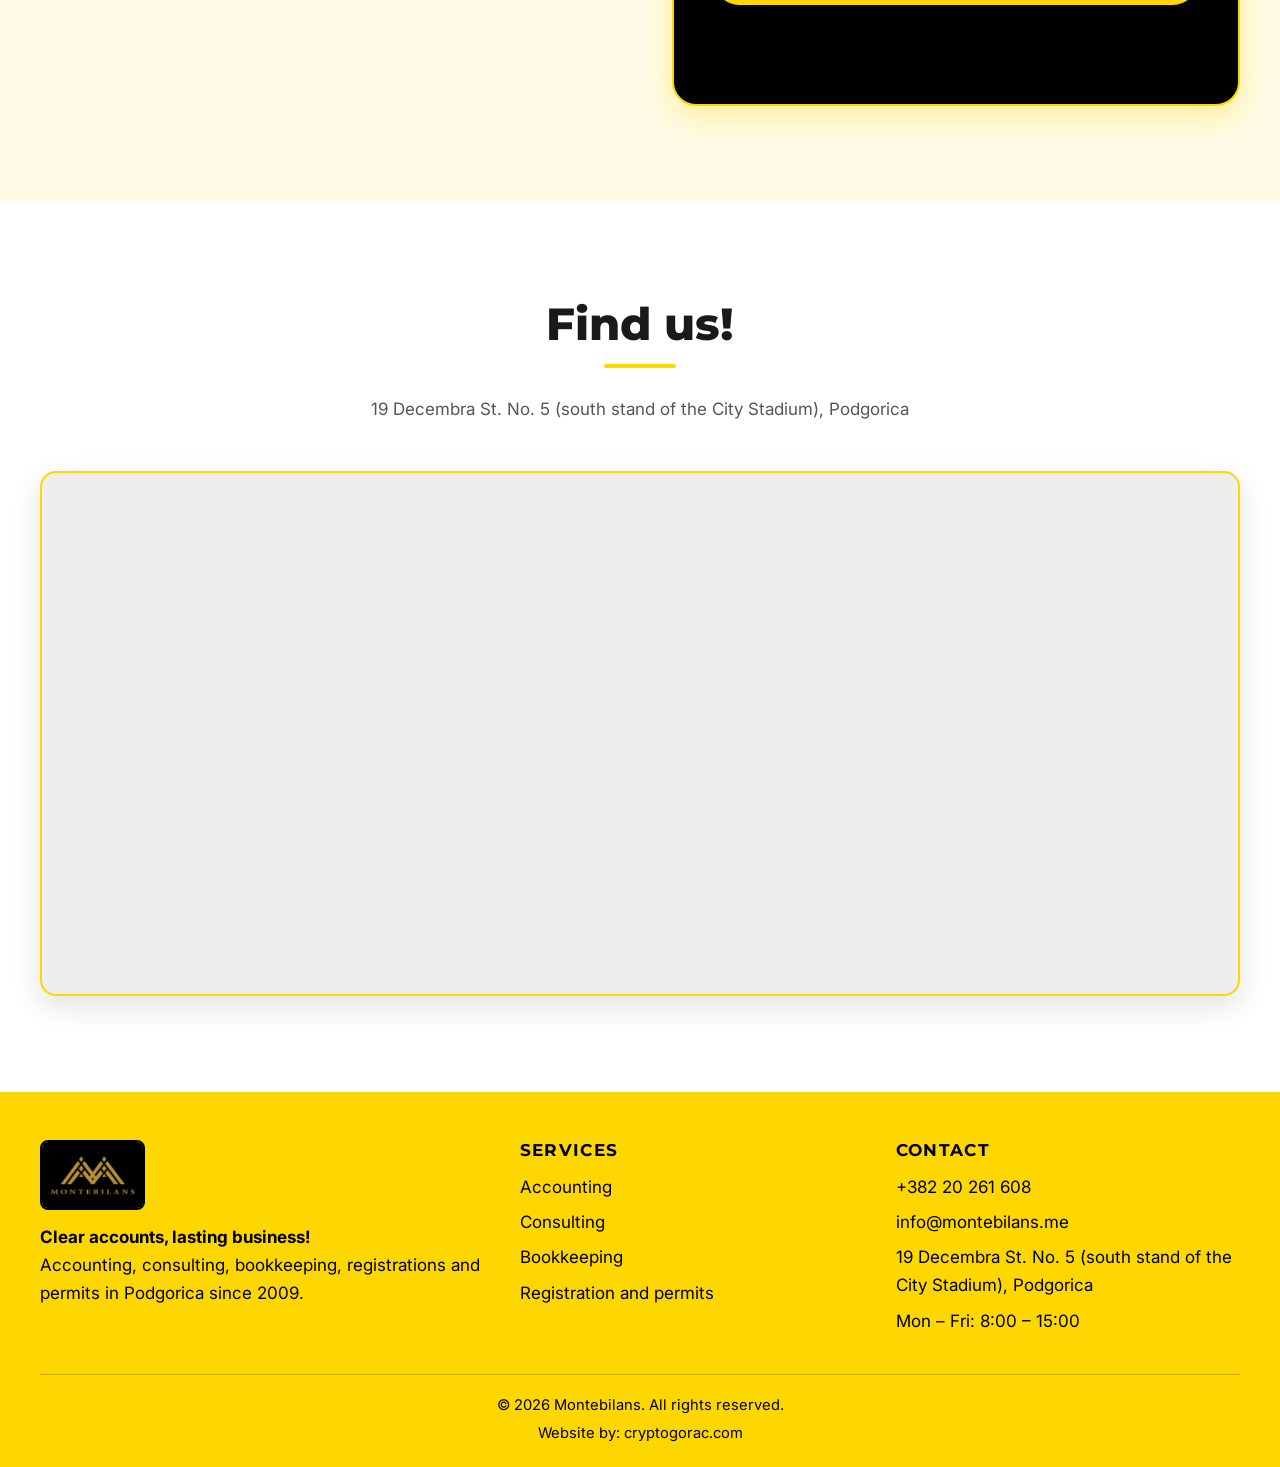
<file: en/contact.html>
<!DOCTYPE html>
<html lang="en" class="no-js">
<head>
    <meta charset="UTF-8">
    <meta name="viewport" content="width=device-width, initial-scale=1">
    <title>Contact – Montebilans</title>
    <meta name="description" content="Contact Montebilans: phone +382 20 261 608, email info@montebilans.me, 19 Decembra St. No. 5, Podgorica, Montenegro.">
    <meta name="theme-color" content="#000000">
    <meta name="author" content="cryptogorac.com">
    <link rel="canonical" href="https://www.montebilans.me/en/contact.html">
    <link rel="alternate" hreflang="sr-ME" href="https://www.montebilans.me/kontakti.html">
    <link rel="alternate" hreflang="en" href="https://www.montebilans.me/en/contact.html">
    <link rel="alternate" hreflang="x-default" href="https://www.montebilans.me/kontakti.html">
    <meta property="og:type" content="website">
    <meta property="og:site_name" content="Montebilans">
    <meta property="og:title" content="Contact – Montebilans">
    <meta property="og:description" content="Contact Montebilans: phone +382 20 261 608, email info@montebilans.me, 19 Decembra St. No. 5, Podgorica, Montenegro.">
    <meta property="og:image" content="https://www.montebilans.me/naslovna-slika.jpg">
    <meta property="og:locale" content="en_GB">
    <link rel="icon" type="image/png" href="../montebilans-zlatni.png">
    <link rel="apple-touch-icon" href="../montebilans-zlatni.png">
    <link rel="preconnect" href="https://fonts.googleapis.com">
    <link rel="preconnect" href="https://fonts.gstatic.com" crossorigin>
    <link rel="preload" as="style" href="https://fonts.googleapis.com/css2?family=Inter:wght@400;500;600;700&family=Montserrat:wght@700;800&display=swap">
    <link rel="stylesheet" href="https://fonts.googleapis.com/css2?family=Inter:wght@400;500;600;700&family=Montserrat:wght@700;800&display=swap" media="print" onload="this.media='all'">
    <link rel="stylesheet" href="https://cdn.jsdelivr.net/npm/bootstrap-icons@1.11.3/font/bootstrap-icons.min.css" media="print" onload="this.media='all'">
    <noscript>
        <link rel="stylesheet" href="https://fonts.googleapis.com/css2?family=Inter:wght@400;500;600;700&family=Montserrat:wght@700;800&display=swap">
        <link rel="stylesheet" href="https://cdn.jsdelivr.net/npm/bootstrap-icons@1.11.3/font/bootstrap-icons.min.css">
    </noscript>
    <link rel="stylesheet" href="../css/style.css">
</head>
<body>
    <a class="skip-link" href="#sadrzaj">Skip to content</a>
    <header class="site-header">
        <nav class="nav container" aria-label="Main menu">
            <a class="nav-logo" href="index.html" aria-label="Montebilans – home">
                <img src="../img/logo-220.webp" alt="Montebilans" width="86" height="56">
            </a>
            <button class="nav-toggle" type="button" aria-expanded="false" aria-controls="glavni-meni" aria-label="Open menu">
                <span></span>
            </button>
            <ul class="nav-menu" id="glavni-meni">
                <li><a href="index.html">Home</a></li>
                <li><a href="about.html">About us</a></li>
                <li class="dropdown">
                    <button class="dropdown-toggle" type="button" aria-expanded="false" aria-controls="meni-usluge">Services</button>
                    <ul class="dropdown-menu" id="meni-usluge">
                        <li><a href="accounting.html">Accounting</a></li>
                        <li><a href="consulting.html">Consulting</a></li>
                        <li><a href="bookkeeping.html">Bookkeeping</a></li>
                        <li><a href="permits.html">Registration and permits</a></li>
                    </ul>
                </li>
                <li><a href="contact.html" aria-current="page">Contact</a></li>
                <li class="jezik" role="group" aria-label="Language">
                    <a href="../kontakti.html" hreflang="sr-ME" lang="sr-Latn-ME" title="Crnogorski"><img src="../img/zastava-me.svg" alt="Crnogorski" width="30" height="20"></a>
                    <a href="contact.html" hreflang="en" lang="en" title="English" aria-current="true"><img src="../img/zastava-gb.svg" alt="English" width="30" height="20"></a>
                </li>
                <li><a class="nav-cta" href="tel:+38220261608"><i class="bi bi-telephone-fill" aria-hidden="true"></i> Call us</a></li>
            </ul>
        </nav>
    </header>

    <main id="sadrzaj">
        <section class="zaglavlje-strane">
            <div class="container">
                <nav class="mrvice" aria-label="Breadcrumb"><a href="index.html">Home</a> <span aria-hidden="true">/</span> <span aria-current="page">Contact</span></nav>
                <h1>Contact</h1>
                <p>If you have any questions, comments or suggestions, feel free to get in touch.</p>
            </div>
        </section>

        <section class="sekcija">
            <div class="container">
                <div class="kontakt-grid pojava">
                <div class="kontakt-stavka">
                    <i class="bi bi-telephone-fill" aria-hidden="true"></i>
                    <strong>Phone</strong>
                    <a href="tel:+38220261608">+382 20 261 608</a>
                </div>
                <div class="kontakt-stavka">
                    <i class="bi bi-envelope-fill" aria-hidden="true"></i>
                    <strong>Email</strong>
                    <a href="mailto:info@montebilans.me">info@montebilans.me</a>
                </div>
                <div class="kontakt-stavka">
                    <i class="bi bi-geo-alt-fill" aria-hidden="true"></i>
                    <strong>Address</strong>
                    <span>19 Decembra St. No. 5 (south stand of the City Stadium), Podgorica, Montenegro</span>
                </div>
                <div class="kontakt-stavka">
                    <i class="bi bi-clock-fill" aria-hidden="true"></i>
                    <strong>Working hours</strong>
                    <span>Mon – Fri: 8:00 – 15:00</span>
                </div>
                </div>
            </div>
        </section>

        <section class="sekcija sekcija-svijetla">
            <div class="container dvije-kolone">
                <div class="pojava">
                    <span class="oznaka-zlatna">Write to us!</span>
                    <h2>Send us a message</h2>
                    <p>Fill in the form and we will get back to you as soon as possible. Please leave a phone number so we can reach you faster.</p>
                    <p><i class="bi bi-telephone-fill" aria-hidden="true"></i> <a href="tel:+38220261608"><b>+382 20 261 608</b></a><br>
                       <i class="bi bi-envelope-fill" aria-hidden="true"></i> <a href="mailto:info@montebilans.me"><b>info@montebilans.me</b></a></p>
                </div>
                <div class="forma-omot pojava">
                    <h2>MONTEBILANS</h2>
                    <form id="kontakt-forma" action="https://api.web3forms.com/submit" method="POST">
                        <input type="hidden" name="access_key" value="8a49b34b-a613-4e89-8950-e8b0dd818eb3">
                        <input type="hidden" name="subject" value="New message from montebilans.me (EN)">
                        <input type="checkbox" name="botcheck" class="sr-only" tabindex="-1" autocomplete="off" aria-hidden="true">
                        <div class="polje">
                            <label for="ime">Full name</label>
                            <input type="text" id="ime" name="name" autocomplete="name" required>
                        </div>
                        <div class="polje">
                            <label for="email">Email</label>
                            <input type="email" id="email" name="email" autocomplete="email" required>
                        </div>
                        <div class="polje">
                            <label for="telefon">Phone <span style="color:#bdbdbd;font-weight:400">(recommended)</span></label>
                            <input type="tel" id="telefon" name="phone" autocomplete="tel">
                        </div>
                        <div class="polje">
                            <label for="poruka">Message</label>
                            <textarea id="poruka" name="message" rows="6" required></textarea>
                        </div>
                        <button type="submit" class="btn btn-zlatno">Send message <i class="bi bi-send-fill" aria-hidden="true"></i></button>
                        <p id="forma-rezultat" class="forma-rezultat" role="status" aria-live="polite"></p>
                    </form>
                </div>
            </div>
        </section>

        <section class="sekcija">
            <div class="container">
                <div class="naslov-sekcije pojava">
                    <h2>Find us!</h2>
                    <p>19 Decembra St. No. 5 (south stand of the City Stadium), Podgorica</p>
                </div>
            <div class="mapa">
                <iframe src="https://www.google.com/maps/embed?pb=!1m18!1m12!1m3!1d2944.2313670984!2d19.264909599999996!3d42.44409309999999!2m3!1f0!2f0!3f0!3m2!1i1024!2i768!4f13.1!3m3!1m2!1s0x134deb001fb27109%3A0xc2c01f4d027f5203!2sMontebilans!5e0!3m2!1sen!2s!4v1741616564829!5m2!1sen!2s" title="Montebilans on Google Maps" allowfullscreen loading="lazy" referrerpolicy="no-referrer-when-downgrade"></iframe>
            </div>
            </div>
        </section>
    </main>

    <footer class="site-footer">
        <div class="container footer-grid">
            <div>
                <a class="footer-logo" href="index.html" aria-label="Montebilans – home">
                    <img src="../img/logo-220.webp" alt="Montebilans" width="108" height="70" loading="lazy">
                </a>
                <p><strong>Clear accounts, lasting business!</strong><br>Accounting, consulting, bookkeeping, registrations and permits in Podgorica since 2009.</p>
            </div>
            <div>
                <h2>Services</h2>
                <ul>
                    <li><a href="accounting.html">Accounting</a></li>
                    <li><a href="consulting.html">Consulting</a></li>
                    <li><a href="bookkeeping.html">Bookkeeping</a></li>
                    <li><a href="permits.html">Registration and permits</a></li>
                </ul>
            </div>
            <div>
                <h2>Contact</h2>
                <ul>
                    <li><a href="tel:+38220261608">+382 20 261 608</a></li>
                    <li><a href="mailto:info@montebilans.me">info@montebilans.me</a></li>
                    <li>19 Decembra St. No. 5 (south stand of the City Stadium), Podgorica</li>
                    <li>Mon – Fri: 8:00 – 15:00</li>
                </ul>
            </div>
        </div>
        <div class="container footer-dno">
            <span>© <span data-godina>2026</span> Montebilans. All rights reserved.</span>
            <span>Website by: <a href="https://cryptogorac.com" target="_blank" rel="nofollow noopener">cryptogorac.com</a></span>
        </div>
    </footer>

    <button class="na-vrh" type="button" aria-label="Back to top"><i class="bi bi-arrow-up" aria-hidden="true"></i></button>
    <script src="../js/main.js" defer></script>
</body>
</html>
</file>
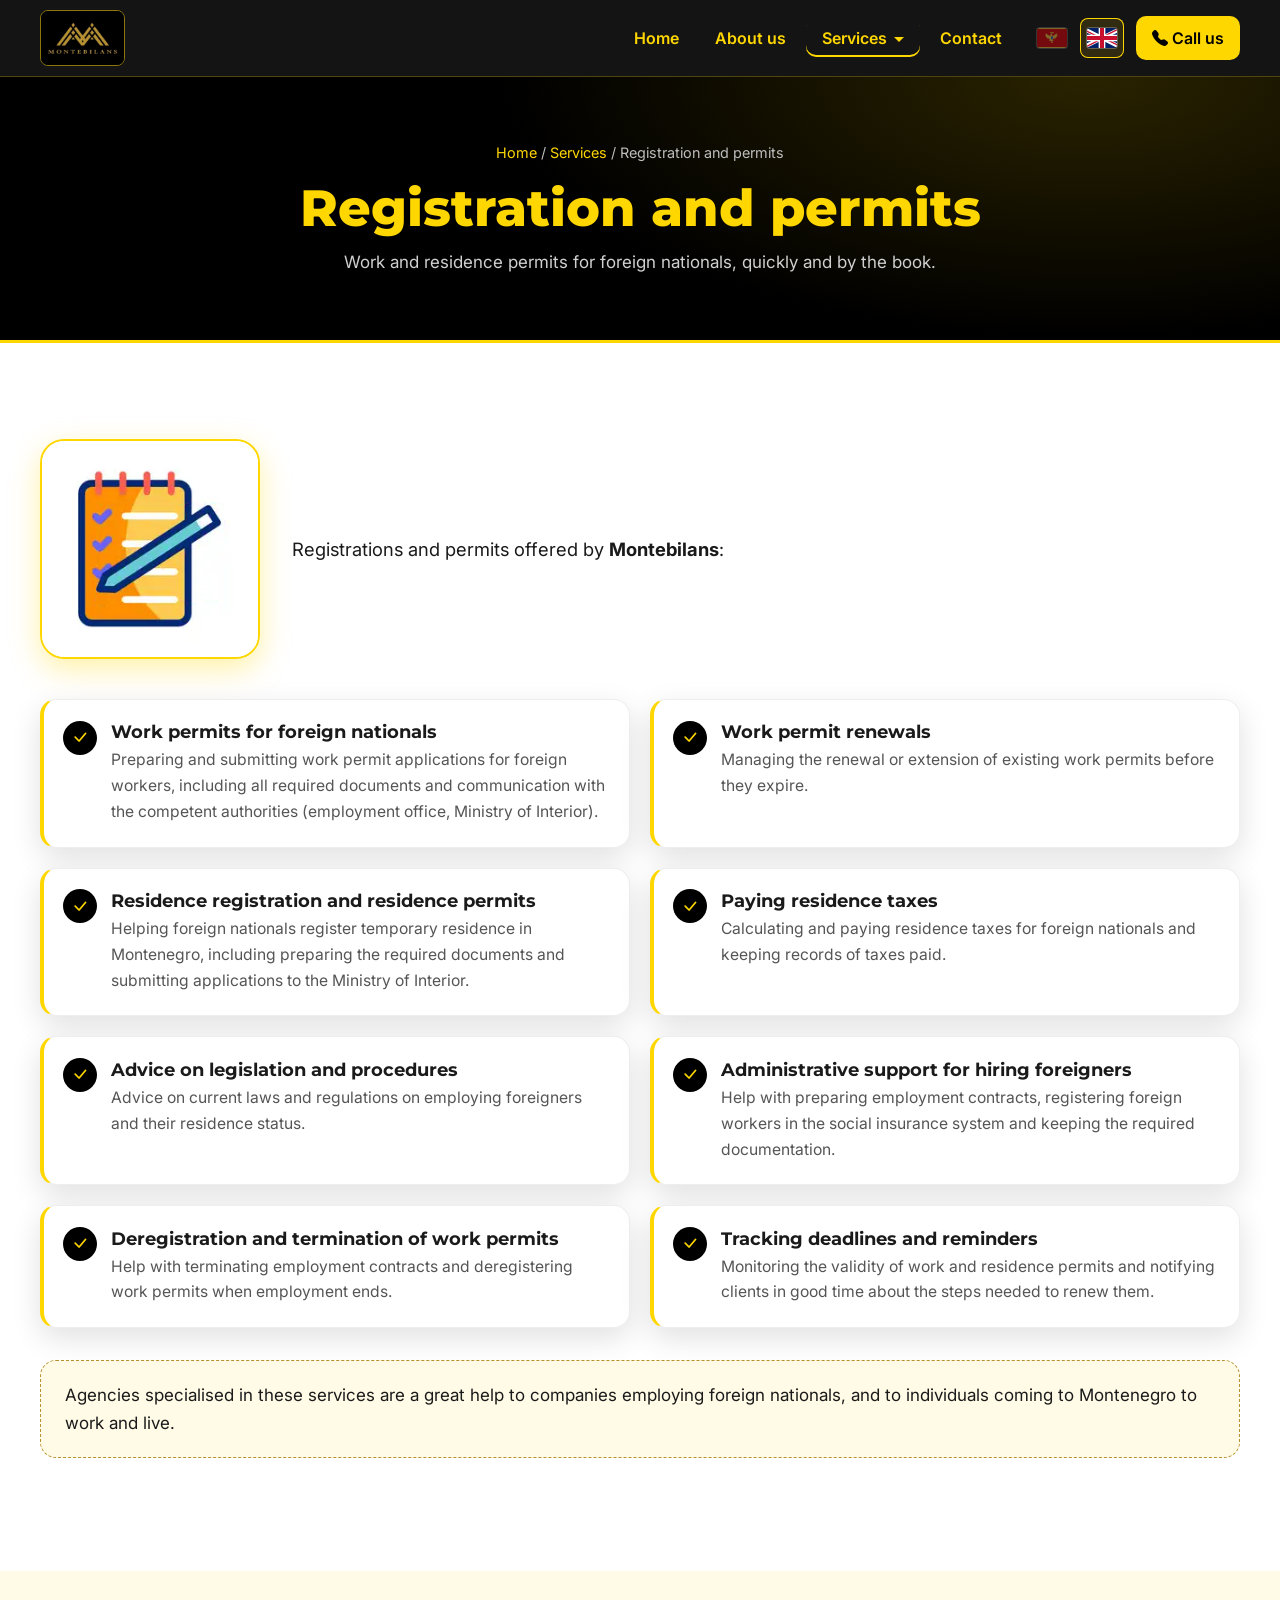
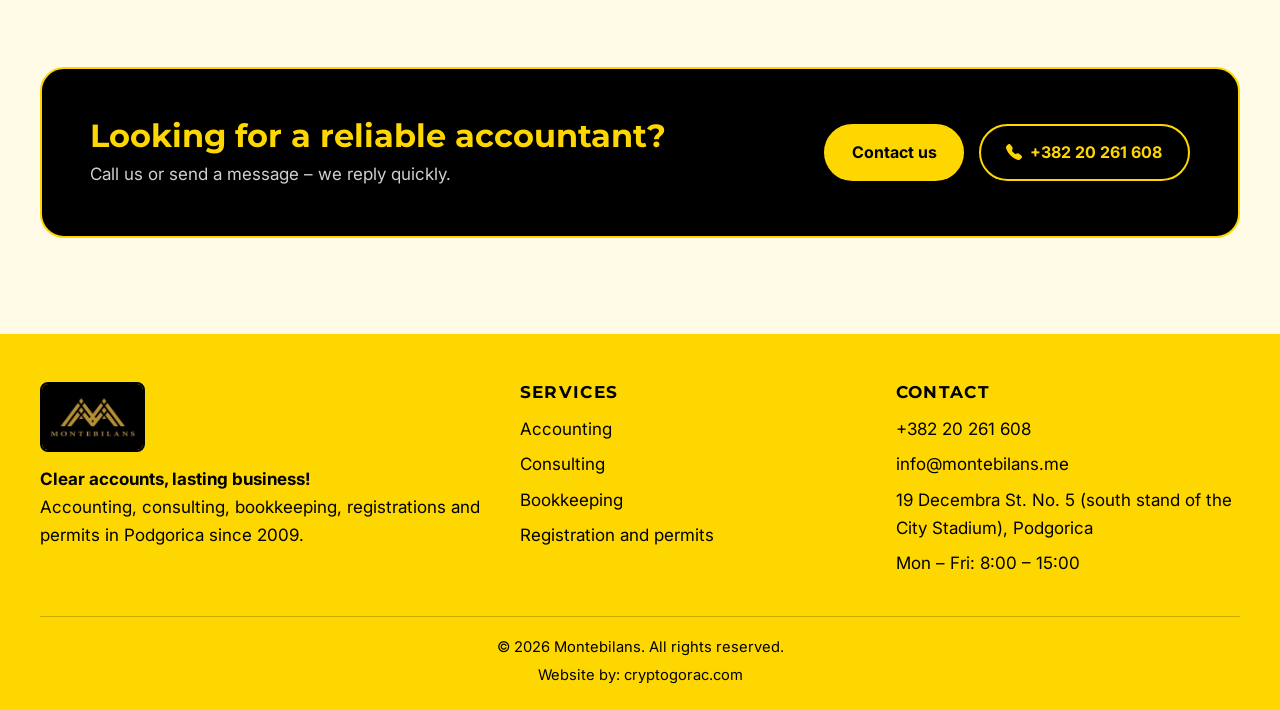
<file: en/permits.html>
<!DOCTYPE html>
<html lang="en" class="no-js">
<head>
    <meta charset="UTF-8">
    <meta name="viewport" content="width=device-width, initial-scale=1">
    <title>Registration and permits – Montebilans</title>
    <meta name="description" content="Montebilans: work and residence permits for foreign nationals, residence registration, tourist tax and administrative support for hiring foreigners in Montenegro.">
    <meta name="theme-color" content="#000000">
    <meta name="author" content="cryptogorac.com">
    <link rel="canonical" href="https://www.montebilans.me/en/permits.html">
    <link rel="alternate" hreflang="sr-ME" href="https://www.montebilans.me/registracija_dozvole.html">
    <link rel="alternate" hreflang="en" href="https://www.montebilans.me/en/permits.html">
    <link rel="alternate" hreflang="x-default" href="https://www.montebilans.me/registracija_dozvole.html">
    <meta property="og:type" content="website">
    <meta property="og:site_name" content="Montebilans">
    <meta property="og:title" content="Registration and permits – Montebilans">
    <meta property="og:description" content="Montebilans: work and residence permits for foreign nationals, residence registration, tourist tax and administrative support for hiring foreigners in Montenegro.">
    <meta property="og:image" content="https://www.montebilans.me/naslovna-slika.jpg">
    <meta property="og:locale" content="en_GB">
    <link rel="icon" type="image/png" href="../montebilans-zlatni.png">
    <link rel="apple-touch-icon" href="../montebilans-zlatni.png">
    <link rel="preconnect" href="https://fonts.googleapis.com">
    <link rel="preconnect" href="https://fonts.gstatic.com" crossorigin>
    <link rel="preload" as="style" href="https://fonts.googleapis.com/css2?family=Inter:wght@400;500;600;700&family=Montserrat:wght@700;800&display=swap">
    <link rel="stylesheet" href="https://fonts.googleapis.com/css2?family=Inter:wght@400;500;600;700&family=Montserrat:wght@700;800&display=swap" media="print" onload="this.media='all'">
    <link rel="stylesheet" href="https://cdn.jsdelivr.net/npm/bootstrap-icons@1.11.3/font/bootstrap-icons.min.css" media="print" onload="this.media='all'">
    <noscript>
        <link rel="stylesheet" href="https://fonts.googleapis.com/css2?family=Inter:wght@400;500;600;700&family=Montserrat:wght@700;800&display=swap">
        <link rel="stylesheet" href="https://cdn.jsdelivr.net/npm/bootstrap-icons@1.11.3/font/bootstrap-icons.min.css">
    </noscript>
    <link rel="stylesheet" href="../css/style.css">
</head>
<body>
    <a class="skip-link" href="#sadrzaj">Skip to content</a>
    <header class="site-header">
        <nav class="nav container" aria-label="Main menu">
            <a class="nav-logo" href="index.html" aria-label="Montebilans – home">
                <img src="../img/logo-220.webp" alt="Montebilans" width="86" height="56">
            </a>
            <button class="nav-toggle" type="button" aria-expanded="false" aria-controls="glavni-meni" aria-label="Open menu">
                <span></span>
            </button>
            <ul class="nav-menu" id="glavni-meni">
                <li><a href="index.html">Home</a></li>
                <li><a href="about.html">About us</a></li>
                <li class="dropdown">
                    <button class="dropdown-toggle" type="button" aria-expanded="false" aria-controls="meni-usluge" style="box-shadow: inset 0 -2px 0 var(--zlatna)">Services</button>
                    <ul class="dropdown-menu" id="meni-usluge">
                        <li><a href="accounting.html">Accounting</a></li>
                        <li><a href="consulting.html">Consulting</a></li>
                        <li><a href="bookkeeping.html">Bookkeeping</a></li>
                        <li><a href="permits.html" aria-current="page">Registration and permits</a></li>
                    </ul>
                </li>
                <li><a href="contact.html">Contact</a></li>
                <li class="jezik" role="group" aria-label="Language">
                    <a href="../registracija_dozvole.html" hreflang="sr-ME" lang="sr-Latn-ME" title="Crnogorski"><img src="../img/zastava-me.svg" alt="Crnogorski" width="30" height="20"></a>
                    <a href="permits.html" hreflang="en" lang="en" title="English" aria-current="true"><img src="../img/zastava-gb.svg" alt="English" width="30" height="20"></a>
                </li>
                <li><a class="nav-cta" href="tel:+38220261608"><i class="bi bi-telephone-fill" aria-hidden="true"></i> Call us</a></li>
            </ul>
        </nav>
    </header>

    <main id="sadrzaj">
        <section class="zaglavlje-strane">
            <div class="container">
                <nav class="mrvice" aria-label="Breadcrumb"><a href="index.html">Home</a> <span aria-hidden="true">/</span> <a href="index.html#usluge">Services</a> <span aria-hidden="true">/</span> <span aria-current="page">Registration and permits</span></nav>
                <h1>Registration and permits</h1>
                <p>Work and residence permits for foreign nationals, quickly and by the book.</p>
            </div>
        </section>

        <section class="sekcija">
            <div class="container">
                <div class="usluga-uvod pojava">
                    <img src="../img/dozvole_G.webp" alt="Registration and permits – illustration" width="220" height="220">
                    <p>Registrations and permits offered by <b>Montebilans</b>:</p>
                </div>
                <ul class="lista-usluga">
                    <li class="pojava">
                        <i class="bi bi-check-lg" aria-hidden="true"></i>
                        <h2>Work permits for foreign nationals</h2>
                        <p>Preparing and submitting work permit applications for foreign workers, including all required documents and communication with the competent authorities (employment office, Ministry of Interior).</p>
                    </li>
                    <li class="pojava">
                        <i class="bi bi-check-lg" aria-hidden="true"></i>
                        <h2>Work permit renewals</h2>
                        <p>Managing the renewal or extension of existing work permits before they expire.</p>
                    </li>
                    <li class="pojava">
                        <i class="bi bi-check-lg" aria-hidden="true"></i>
                        <h2>Residence registration and residence permits</h2>
                        <p>Helping foreign nationals register temporary residence in Montenegro, including preparing the required documents and submitting applications to the Ministry of Interior.</p>
                    </li>
                    <li class="pojava">
                        <i class="bi bi-check-lg" aria-hidden="true"></i>
                        <h2>Paying residence taxes</h2>
                        <p>Calculating and paying residence taxes for foreign nationals and keeping records of taxes paid.</p>
                    </li>
                    <li class="pojava">
                        <i class="bi bi-check-lg" aria-hidden="true"></i>
                        <h2>Advice on legislation and procedures</h2>
                        <p>Advice on current laws and regulations on employing foreigners and their residence status.</p>
                    </li>
                    <li class="pojava">
                        <i class="bi bi-check-lg" aria-hidden="true"></i>
                        <h2>Administrative support for hiring foreigners</h2>
                        <p>Help with preparing employment contracts, registering foreign workers in the social insurance system and keeping the required documentation.</p>
                    </li>
                    <li class="pojava">
                        <i class="bi bi-check-lg" aria-hidden="true"></i>
                        <h2>Deregistration and termination of work permits</h2>
                        <p>Help with terminating employment contracts and deregistering work permits when employment ends.</p>
                    </li>
                    <li class="pojava">
                        <i class="bi bi-check-lg" aria-hidden="true"></i>
                        <h2>Tracking deadlines and reminders</h2>
                        <p>Monitoring the validity of work and residence permits and notifying clients in good time about the steps needed to renew them.</p>
                    </li>
                </ul>
                <p class="napomena pojava">Agencies specialised in these services are a great help to companies employing foreign nationals, and to individuals coming to Montenegro to work and live.</p>
            </div>
        </section>
        <section class="sekcija sekcija-svijetla">
            <div class="container">
                <div class="cta pojava">
                    <div>
                        <h2>Looking for a reliable accountant?</h2>
                        <p>Call us or send a message – we reply quickly.</p>
                    </div>
                    <div class="hero-akcije">
                        <a class="btn btn-zlatno" href="contact.html">Contact us</a>
                        <a class="btn btn-obrub" href="tel:+38220261608"><i class="bi bi-telephone-fill" aria-hidden="true"></i> +382 20 261 608</a>
                    </div>
                </div>
            </div>
        </section>
    </main>

    <footer class="site-footer">
        <div class="container footer-grid">
            <div>
                <a class="footer-logo" href="index.html" aria-label="Montebilans – home">
                    <img src="../img/logo-220.webp" alt="Montebilans" width="108" height="70" loading="lazy">
                </a>
                <p><strong>Clear accounts, lasting business!</strong><br>Accounting, consulting, bookkeeping, registrations and permits in Podgorica since 2009.</p>
            </div>
            <div>
                <h2>Services</h2>
                <ul>
                    <li><a href="accounting.html">Accounting</a></li>
                    <li><a href="consulting.html">Consulting</a></li>
                    <li><a href="bookkeeping.html">Bookkeeping</a></li>
                    <li><a href="permits.html">Registration and permits</a></li>
                </ul>
            </div>
            <div>
                <h2>Contact</h2>
                <ul>
                    <li><a href="tel:+38220261608">+382 20 261 608</a></li>
                    <li><a href="mailto:info@montebilans.me">info@montebilans.me</a></li>
                    <li>19 Decembra St. No. 5 (south stand of the City Stadium), Podgorica</li>
                    <li>Mon – Fri: 8:00 – 15:00</li>
                </ul>
            </div>
        </div>
        <div class="container footer-dno">
            <span>© <span data-godina>2026</span> Montebilans. All rights reserved.</span>
            <span>Website by: <a href="https://cryptogorac.com" target="_blank" rel="nofollow noopener">cryptogorac.com</a></span>
        </div>
    </footer>

    <button class="na-vrh" type="button" aria-label="Back to top"><i class="bi bi-arrow-up" aria-hidden="true"></i></button>
    <script src="../js/main.js" defer></script>
</body>
</html>
</file>
<file: css/style.css>
/* Montebilans – zajednički stil (crna + zlatna) */
:root {
  --crna: #000;
  --crna-2: #111;
  --crna-3: #1c1c1c;
  --zlatna: #FFD700;
  --zlatna-tamna: #b8922f;
  --narandzasta: #FFA500;
  --bijela: #fff;
  --tekst: #1a1a1a;
  --tekst-2: #555;
  --svijetla: #fffbe6;
  --radius: 16px;
  --sjena: 0 10px 30px rgba(0, 0, 0, .12);
  --sjena-zlatna: 0 10px 30px rgba(255, 215, 0, .35);
  --sirina: 1200px;
  --nav-visina: 76px;
  --font: "Inter", system-ui, -apple-system, "Segoe UI", Roboto, sans-serif;
  --font-naslov: "Montserrat", var(--font);
}

*, *::before, *::after { box-sizing: border-box; }

html { scroll-behavior: smooth; scroll-padding-top: calc(var(--nav-visina) + 16px); }

body {
  margin: 0;
  min-height: 100vh;
  display: flex;
  flex-direction: column;
  font-family: var(--font);
  font-size: 1.0625rem;
  line-height: 1.65;
  color: var(--tekst);
  background: var(--bijela);
  -webkit-font-smoothing: antialiased;
  text-rendering: optimizeLegibility;
}

main { flex: 1; }

img { max-width: 100%; height: auto; display: block; }

a { color: inherit; text-decoration: none; }

h1, h2, h3 { font-family: var(--font-naslov); line-height: 1.2; margin: 0 0 .6em; }

:focus-visible { outline: 3px solid var(--zlatna); outline-offset: 3px; border-radius: 4px; }

.skip-link {
  position: absolute; left: 1rem; top: -100px; z-index: 1000;
  background: var(--zlatna); color: var(--crna); padding: .6rem 1rem; border-radius: 8px; font-weight: 700;
}
.skip-link:focus { top: 1rem; }

.container { width: min(100% - 2rem, var(--sirina)); margin-inline: auto; }

.sr-only {
  position: absolute; width: 1px; height: 1px; padding: 0; margin: -1px;
  overflow: hidden; clip: rect(0 0 0 0); white-space: nowrap; border: 0;
}

/* ---------- Navigacija ---------- */
.site-header {
  position: sticky; top: 0; z-index: 100;
  background: rgba(0, 0, 0, .92);
  -webkit-backdrop-filter: saturate(160%) blur(10px);
  backdrop-filter: saturate(160%) blur(10px);
  border-bottom: 1px solid rgba(255, 215, 0, .25);
}

.nav {
  display: flex; align-items: center; justify-content: space-between;
  min-height: var(--nav-visina); gap: 1rem;
}

.nav-logo img {
  height: 56px; width: auto; border-radius: 8px;
  border: 1px solid rgba(255, 215, 0, .5);
  transition: box-shadow .3s ease;
}
.nav-logo:hover img { box-shadow: 0 0 18px rgba(255, 215, 0, .45); }

.nav-toggle {
  display: none;
  background: none; border: 1px solid var(--zlatna); border-radius: 10px;
  width: 46px; height: 42px; padding: 0; cursor: pointer; color: var(--zlatna);
}
.nav-toggle span, .nav-toggle span::before, .nav-toggle span::after {
  display: block; width: 22px; height: 2px; background: currentColor; margin: 0 auto;
  border-radius: 2px; position: relative; transition: transform .25s ease, background .25s ease;
}
.nav-toggle span::before, .nav-toggle span::after { content: ""; position: absolute; left: 0; }
.nav-toggle span::before { top: -7px; }
.nav-toggle span::after { top: 7px; }
.nav-toggle[aria-expanded="true"] span { background: transparent; }
.nav-toggle[aria-expanded="true"] span::before { transform: translateY(7px) rotate(45deg); }
.nav-toggle[aria-expanded="true"] span::after { transform: translateY(-7px) rotate(-45deg); }

.nav-menu { list-style: none; margin: 0; padding: 0; display: flex; align-items: center; gap: .25rem; }

.nav-menu a, .dropdown-toggle {
  display: block; color: var(--zlatna); font-weight: 600; font-size: 1rem;
  padding: .55rem 1rem; border-radius: 10px; background: none; border: 0;
  font-family: inherit; cursor: pointer; transition: background .2s ease, color .2s ease;
}
.nav-menu a:hover, .dropdown-toggle:hover,
.nav-menu a[aria-current="page"] { background: rgba(255, 215, 0, .12); }
.nav-menu a[aria-current="page"] { box-shadow: inset 0 -2px 0 var(--zlatna); }

.nav-cta { background: var(--zlatna) !important; color: var(--crna) !important; margin-left: .5rem; }
.nav-cta:hover { background: var(--narandzasta) !important; }

.dropdown { position: relative; }
.dropdown-toggle::after {
  content: ""; display: inline-block; margin-left: .45rem; vertical-align: .15em;
  border: 5px solid transparent; border-top-color: currentColor; border-bottom: 0;
  transition: transform .2s ease;
}
.dropdown-toggle[aria-expanded="true"]::after { transform: rotate(180deg); }

.dropdown-menu {
  list-style: none; margin: 0; padding: .5rem;
  position: absolute; top: calc(100% + .5rem); left: 0; min-width: 240px;
  background: var(--crna-2); border: 1px solid rgba(255, 215, 0, .35); border-radius: 14px;
  box-shadow: 0 18px 40px rgba(0, 0, 0, .45);
  opacity: 0; visibility: hidden; transform: translateY(-6px);
  transition: opacity .2s ease, transform .2s ease, visibility .2s;
}
.dropdown.open .dropdown-menu { opacity: 1; visibility: visible; transform: none; }
.dropdown-menu a { padding: .6rem .9rem; font-weight: 500; }
.dropdown-menu a:hover { background: var(--zlatna); color: var(--crna); }

@media (hover: hover) and (min-width: 992px) {
  .dropdown:hover .dropdown-menu { opacity: 1; visibility: visible; transform: none; }
}

@media (max-width: 991px) {
  .nav-toggle { display: grid; place-items: center; }
  .nav-menu {
    position: absolute; left: 0; right: 0; top: 100%;
    flex-direction: column; align-items: stretch; gap: .15rem;
    background: var(--crna); padding: .75rem 1rem 1.25rem;
    border-bottom: 1px solid rgba(255, 215, 0, .35);
    max-height: calc(100vh - var(--nav-visina)); overflow-y: auto;
    display: none;
  }
  .nav-menu.open { display: flex; }
  .nav-menu a, .dropdown-toggle { width: 100%; text-align: left; padding: .8rem 1rem; }
  .dropdown-menu {
    position: static; opacity: 1; visibility: visible; transform: none;
    box-shadow: none; border: 0; background: transparent; padding: 0 0 0 1rem;
    display: none;
  }
  .dropdown.open .dropdown-menu { display: block; }
  .nav-cta { margin: .5rem 0 0; text-align: center !important; }
}

/* ---------- Izbor jezika (zastave) ---------- */
.jezik { display: flex; align-items: center; gap: .35rem; margin-left: .5rem; }
.nav-menu .jezik a { padding: .35rem; border-radius: 8px; line-height: 0; opacity: .55; transition: opacity .2s ease, background .2s ease; }
.nav-menu .jezik a:hover, .nav-menu .jezik a[aria-current="true"] { opacity: 1; background: rgba(255, 215, 0, .12); }
.nav-menu .jezik a[aria-current="true"] { box-shadow: inset 0 0 0 1px var(--zlatna); }
.jezik img { width: 30px; height: 20px; object-fit: cover; border-radius: 3px; box-shadow: 0 0 0 1px rgba(255, 255, 255, .25); }
@media (max-width: 991px) {
  .jezik { margin: .5rem 0 0; padding: .25rem 1rem; gap: .75rem; }
  .nav-menu .jezik a { width: auto; padding: .45rem; }
  .jezik img { width: 36px; height: 24px; }
}

/* ---------- Dugmad ---------- */
.btn {
  display: inline-flex; align-items: center; justify-content: center; gap: .5rem;
  padding: .85rem 1.6rem; border-radius: 999px; font-weight: 700; font-size: 1rem;
  border: 2px solid var(--zlatna); cursor: pointer; font-family: inherit;
  transition: transform .2s ease, background .2s ease, color .2s ease, box-shadow .2s ease;
}
.btn:hover { transform: translateY(-2px); }
.btn-zlatno { background: var(--zlatna); color: var(--crna); }
.btn-zlatno:hover { background: var(--narandzasta); border-color: var(--narandzasta); box-shadow: var(--sjena-zlatna); }
.btn-obrub { background: transparent; color: var(--zlatna); }
.btn-obrub:hover { background: rgba(255, 215, 0, .12); }

/* ---------- Hero ---------- */
.hero {
  background: radial-gradient(1200px 600px at 10% 0%, #2a2300 0%, var(--crna) 60%);
  color: var(--bijela); overflow: hidden;
}
.hero-grid {
  display: grid; grid-template-columns: 1fr 1.05fr; align-items: center;
  gap: clamp(2rem, 5vw, 4rem); padding-block: clamp(2.5rem, 7vw, 5.5rem);
}
.hero-eyebrow {
  display: inline-block; color: var(--zlatna); font-weight: 700; letter-spacing: .14em;
  text-transform: uppercase; font-size: .85rem; margin-bottom: 1rem;
}
.hero h1 { font-size: clamp(2.2rem, 5.2vw, 3.8rem); font-weight: 800; color: var(--bijela); }
.hero h1 span { color: var(--zlatna); }
.hero p { color: #d6d6d6; font-size: clamp(1.05rem, 1.6vw, 1.2rem); max-width: 34rem; margin: 0 0 2rem; }
.hero-akcije { display: flex; flex-wrap: wrap; gap: .9rem; }
.hero-slika {
  order: -1;
  border-radius: 24px; overflow: hidden; aspect-ratio: 1 / 1;
  border: 2px solid rgba(255, 215, 0, .6); box-shadow: 0 30px 80px rgba(255, 215, 0, .18);
}
.hero-slika img { width: 100%; height: 100%; object-fit: cover; }

@media (max-width: 860px) {
  .hero-grid { grid-template-columns: 1fr; text-align: center; }
  .hero p { margin-inline: auto; }
  .hero-akcije { justify-content: center; }
  .hero-slika { order: -1; max-width: 520px; margin-inline: auto; aspect-ratio: 4 / 3; }
}

/* ---------- Traka (ticker) ---------- */
.traka {
  background: var(--zlatna); color: var(--crna); overflow: hidden;
  border-block: 2px solid var(--crna); padding-block: 1rem;
}
.traka-sadrzaj {
  display: flex; width: max-content; gap: 3rem;
  font-size: clamp(1.05rem, 2vw, 1.4rem); font-weight: 500; white-space: nowrap;
  animation: traka 28s linear infinite;
}
.traka:hover .traka-sadrzaj { animation-play-state: paused; }
@keyframes traka { from { transform: translateX(0); } to { transform: translateX(-50%); } }

/* ---------- Sekcije ---------- */
.sekcija { padding-block: clamp(3.5rem, 8vw, 6rem); }
.sekcija-svijetla { background: var(--svijetla); }
.sekcija-tamna { background: var(--crna); color: var(--bijela); }

.naslov-sekcije { text-align: center; max-width: 46rem; margin: 0 auto clamp(2rem, 5vw, 3rem); }
.naslov-sekcije h2 { font-size: clamp(1.9rem, 4vw, 2.8rem); font-weight: 800; }
.naslov-sekcije h2::after {
  content: ""; display: block; width: 72px; height: 4px; border-radius: 4px;
  background: var(--zlatna); margin: .8rem auto 0;
}
.naslov-sekcije p { color: var(--tekst-2); margin: 0; }
.sekcija-tamna .naslov-sekcije h2 { color: var(--zlatna); }
.sekcija-tamna .naslov-sekcije p { color: #cfcfcf; }

/* ---------- Brojači ---------- */
.brojaci { display: grid; grid-template-columns: repeat(3, 1fr); gap: 1.25rem; }
.brojac {
  background: var(--crna); color: var(--zlatna); border-radius: var(--radius);
  border: 2px solid var(--zlatna); padding: 1.75rem 1rem; text-align: center;
  box-shadow: var(--sjena);
}
.brojac strong {
  display: block; font-family: var(--font-naslov); font-size: clamp(2.2rem, 5vw, 3rem);
  font-weight: 800; line-height: 1.1; font-variant-numeric: tabular-nums;
}
.brojac span { color: #e6e6e6; font-size: 1rem; }
@media (max-width: 700px) { .brojaci { grid-template-columns: 1fr; } }

/* ---------- Usluge (kartice) ---------- */
.usluge-grid { display: grid; grid-template-columns: repeat(4, 1fr); gap: 1.5rem; }
@media (max-width: 1100px) { .usluge-grid { grid-template-columns: repeat(2, 1fr); } }
@media (max-width: 560px) { .usluge-grid { grid-template-columns: 1fr; } }

.kartica {
  display: flex; flex-direction: column; background: var(--bijela); border-radius: var(--radius);
  overflow: hidden; box-shadow: var(--sjena); border: 2px solid transparent;
  transition: transform .3s ease, box-shadow .3s ease, border-color .3s ease;
}
.kartica:hover { transform: translateY(-6px); border-color: var(--zlatna); box-shadow: var(--sjena-zlatna); }
.kartica-slika { aspect-ratio: 4 / 3; overflow: hidden; background: #eee; }
.kartica-slika img { width: 100%; height: 100%; object-fit: cover; transition: transform .5s ease; }
.kartica:hover .kartica-slika img { transform: scale(1.06); }
.kartica-tijelo { padding: 1.25rem 1.35rem 1.5rem; display: flex; flex-direction: column; flex: 1; }
.kartica h3 { font-size: 1.25rem; margin-bottom: .4rem; }
.kartica p { color: var(--tekst-2); font-size: .97rem; margin: 0 0 1rem; flex: 1; }
.kartica-link { font-weight: 700; color: var(--crna); display: inline-flex; align-items: center; gap: .4rem; }
.kartica-link i { color: var(--zlatna-tamna); transition: transform .2s ease; }
.kartica:hover .kartica-link i { transform: translateX(4px); }

/* ---------- O nama (dvije kolone) ---------- */
.dvije-kolone { display: grid; grid-template-columns: 1fr 1fr; gap: clamp(2rem, 5vw, 4rem); align-items: center; }
@media (max-width: 860px) { .dvije-kolone { grid-template-columns: 1fr; } }
.okvir-slike {
  border-radius: 24px; overflow: hidden; border: 2px solid var(--zlatna);
  box-shadow: var(--sjena-zlatna); background: var(--crna);
}
.okvir-slike img { width: 100%; }
.oznaka-zlatna {
  display: inline-block; background: var(--crna); color: var(--zlatna);
  border-radius: 999px; padding: .35rem 1rem; font-weight: 700; font-size: .9rem; margin-bottom: 1rem;
}
.citat { font-family: var(--font-naslov); font-weight: 800; font-size: 1.35rem; margin-top: 1.5rem; }
.citat span { background: linear-gradient(transparent 60%, rgba(255, 215, 0, .6) 60%); }

/* ---------- Kontakt info ---------- */
.kontakt-grid { display: grid; grid-template-columns: repeat(4, 1fr); gap: 1.25rem; }
@media (max-width: 1000px) { .kontakt-grid { grid-template-columns: repeat(2, 1fr); } }
@media (max-width: 520px) { .kontakt-grid { grid-template-columns: 1fr; } }
.kontakt-stavka {
  display: flex; flex-direction: column; align-items: center; text-align: center; gap: .5rem;
  background: var(--bijela); border-radius: var(--radius); padding: 1.6rem 1.25rem;
  box-shadow: var(--sjena); border: 1px solid #eee; height: 100%;
}
.kontakt-stavka i {
  display: grid; place-items: center; width: 58px; height: 58px; border-radius: 50%;
  background: var(--crna); color: var(--zlatna); font-size: 1.5rem; margin-bottom: .25rem;
}
.kontakt-stavka strong { font-family: var(--font-naslov); }
.kontakt-stavka a, .kontakt-stavka span { color: var(--tekst-2); overflow-wrap: anywhere; }
.kontakt-stavka a:hover { color: var(--crna); text-decoration: underline; }

.mapa {
  margin-top: 2rem; border-radius: var(--radius); overflow: hidden;
  border: 2px solid var(--zlatna); box-shadow: var(--sjena); aspect-ratio: 16 / 7; background: #eee;
}
.mapa iframe { width: 100%; height: 100%; border: 0; display: block; }
@media (max-width: 700px) { .mapa { aspect-ratio: 4 / 5; } }

/* ---------- Zaglavlje podstranice ---------- */
.zaglavlje-strane {
  background: radial-gradient(900px 400px at 85% 0%, #2a2300 0%, var(--crna) 65%);
  color: var(--bijela); padding-block: clamp(2.5rem, 6vw, 4rem); text-align: center;
  border-bottom: 3px solid var(--zlatna);
}
.zaglavlje-strane h1 { color: var(--zlatna); font-size: clamp(2rem, 5vw, 3.2rem); font-weight: 800; margin: 0; }
.zaglavlje-strane p { color: #d0d0d0; margin: .6rem auto 0; max-width: 40rem; }
.mrvice { font-size: .9rem; color: #bdbdbd; margin-bottom: .75rem; }
.mrvice a { color: var(--zlatna); }
.mrvice a:hover { text-decoration: underline; }

/* ---------- Lista usluga na podstranici ---------- */
.usluga-uvod { display: grid; grid-template-columns: 220px 1fr; gap: 2rem; align-items: center; margin-bottom: 2.5rem; }
.usluga-uvod img {
  width: 220px; aspect-ratio: 1 / 1; object-fit: cover; border-radius: 24px;
  border: 2px solid var(--zlatna); box-shadow: var(--sjena-zlatna);
}
.usluga-uvod p { font-size: 1.15rem; margin: 0; }
@media (max-width: 640px) {
  .usluga-uvod { grid-template-columns: 1fr; text-align: center; justify-items: center; }
  .usluga-uvod img { width: 170px; }
}

.lista-usluga { list-style: none; margin: 0; padding: 0; display: grid; grid-template-columns: repeat(2, 1fr); gap: 1.25rem; }
@media (max-width: 800px) { .lista-usluga { grid-template-columns: 1fr; } }
.lista-usluga li {
  position: relative; background: var(--bijela); border-radius: var(--radius);
  padding: 1.35rem 1.4rem 1.35rem 4.2rem; box-shadow: var(--sjena); border: 1px solid #eee;
  border-left: 4px solid var(--zlatna); transition: transform .25s ease, box-shadow .25s ease;
}
.lista-usluga li:hover { transform: translateY(-3px); box-shadow: var(--sjena-zlatna); }
.lista-usluga li > i {
  position: absolute; left: 1.2rem; top: 1.3rem;
  width: 34px; height: 34px; border-radius: 50%; display: grid; place-items: center;
  background: var(--crna); color: var(--zlatna); font-size: 1.1rem;
}
.lista-usluga h2 { font-size: 1.1rem; margin-bottom: .3rem; }
.lista-usluga p { margin: 0; color: var(--tekst-2); font-size: .98rem; }

.napomena {
  margin-top: 2rem; padding: 1.25rem 1.5rem; border-radius: var(--radius);
  background: var(--svijetla); border: 1px dashed var(--zlatna-tamna); color: var(--tekst);
}

/* ---------- Poziv na akciju ---------- */
.cta {
  background: var(--crna); color: var(--bijela); border-radius: 24px;
  padding: clamp(2rem, 5vw, 3rem); display: flex; align-items: center; justify-content: space-between;
  gap: 1.5rem; flex-wrap: wrap; border: 2px solid var(--zlatna);
}
.cta h2 { color: var(--zlatna); margin: 0 0 .3rem; font-size: clamp(1.4rem, 3vw, 2rem); }
.cta p { margin: 0; color: #d0d0d0; }

/* ---------- Kontakt forma ---------- */
.forma-omot {
  background: var(--crna); border: 2px solid var(--zlatna); border-radius: 24px;
  padding: clamp(1.5rem, 4vw, 2.5rem); box-shadow: var(--sjena-zlatna); color: var(--bijela);
}
.forma-omot h2 { color: var(--zlatna); }
.polje { margin-bottom: 1.1rem; }
.polje label { display: block; color: var(--zlatna); font-weight: 600; margin-bottom: .4rem; }
.polje input, .polje textarea {
  width: 100%; padding: .9rem 1rem; border-radius: 12px; border: 1px solid #444;
  background: var(--crna-3); color: var(--bijela); font: inherit; transition: border-color .2s ease, box-shadow .2s ease;
}
.polje textarea { min-height: 170px; resize: vertical; }
.polje input:focus, .polje textarea:focus { outline: none; border-color: var(--zlatna); box-shadow: 0 0 0 3px rgba(255, 215, 0, .25); }
.polje small { display: block; color: #bdbdbd; margin-top: .4rem; }
.forma-rezultat { margin-top: 1rem; font-weight: 600; min-height: 1.5em; }
.forma-rezultat.ok { color: #7ee787; }
.forma-rezultat.greska { color: #ff9b8a; }
.forma-omot .btn { width: 100%; }
.forma-omot .btn[disabled] { opacity: .6; cursor: wait; transform: none; }

/* ---------- Footer ---------- */
.site-footer { background: var(--zlatna); color: var(--crna); padding-top: 3rem; }
.footer-grid { display: grid; grid-template-columns: 1.3fr 1fr 1fr; gap: 2rem; padding-bottom: 2rem; }
@media (max-width: 800px) { .footer-grid { grid-template-columns: 1fr; text-align: center; } }
.footer-logo img { height: 70px; width: auto; border-radius: 8px; border: 2px solid var(--crna); }
@media (max-width: 800px) { .footer-logo img { margin-inline: auto; } }
.site-footer h2 { font-size: 1.05rem; text-transform: uppercase; letter-spacing: .08em; margin-bottom: .8rem; }
.site-footer ul { list-style: none; margin: 0; padding: 0; }
.site-footer li { margin-bottom: .45rem; }
.site-footer a:hover { text-decoration: underline; }
.site-footer p { margin: .8rem 0 0; }
.footer-dno {
  border-top: 1px solid rgba(0, 0, 0, .2); padding: 1.1rem 0 1.4rem; font-size: .92rem;
  display: flex; flex-direction: column; align-items: center; text-align: center; gap: .25rem;
  padding-inline: 70px;
}

/* ---------- Na vrh ---------- */
.na-vrh {
  position: fixed; right: 1.25rem; bottom: 1.25rem; z-index: 90;
  width: 50px; height: 50px; border-radius: 50%; border: 2px solid var(--zlatna);
  background: var(--crna); color: var(--zlatna); font-size: 1.3rem; cursor: pointer;
  display: grid; place-items: center; box-shadow: 0 8px 24px rgba(0, 0, 0, .3);
  opacity: 0; visibility: hidden; transform: translateY(12px);
  transition: opacity .3s ease, transform .3s ease, visibility .3s;
}
.na-vrh.vidljivo { opacity: 1; visibility: visible; transform: none; }
@media (hover: hover) {
  .na-vrh:hover { background: var(--zlatna); color: var(--crna); }
}

/* ---------- Animacija pojavljivanja ---------- */
.pojava { opacity: 0; transform: translateY(24px); transition: opacity .7s ease, transform .7s ease; }
.pojava.vidljivo { opacity: 1; transform: none; }
.no-js .pojava { opacity: 1; transform: none; }

@media (prefers-reduced-motion: reduce) {
  html { scroll-behavior: auto; }
  *, *::before, *::after { animation: none !important; transition: none !important; }
  .pojava { opacity: 1; transform: none; }
}

@media (max-width: 520px) {
  .kontakt-stavka {
    display: grid; grid-template-columns: 52px 1fr; text-align: left;
    column-gap: 1rem; row-gap: .1rem; align-items: center; padding: 1rem 1.1rem;
  }
  .kontakt-stavka i { grid-row: span 2; width: 52px; height: 52px; margin: 0; font-size: 1.3rem; }
}

/* Veće površine za dodir na malim ekranima */
.kontakt-stavka a { display: inline-block; padding-block: .55rem; }
.nav-menu .jezik a { min-width: 44px; min-height: 40px; display: grid; place-items: center; }
@media (max-width: 380px) {
  body { font-size: 1rem; }
  .container { width: min(100% - 1.5rem, var(--sirina)); }
  .hero h1 { font-size: 2rem; }
  .hero-akcije .btn { width: 100%; }
  .nav-logo img { height: 48px; }
  .lista-usluga li { padding: 1.1rem 1rem 1.1rem 3.6rem; }
  .lista-usluga li > i { left: .9rem; width: 30px; height: 30px; }
  .cta .hero-akcije { width: 100%; }
}
@media (max-width: 560px) {
  .cta { text-align: center; justify-content: center; }
  .cta .hero-akcije { justify-content: center; }
}
</file>
